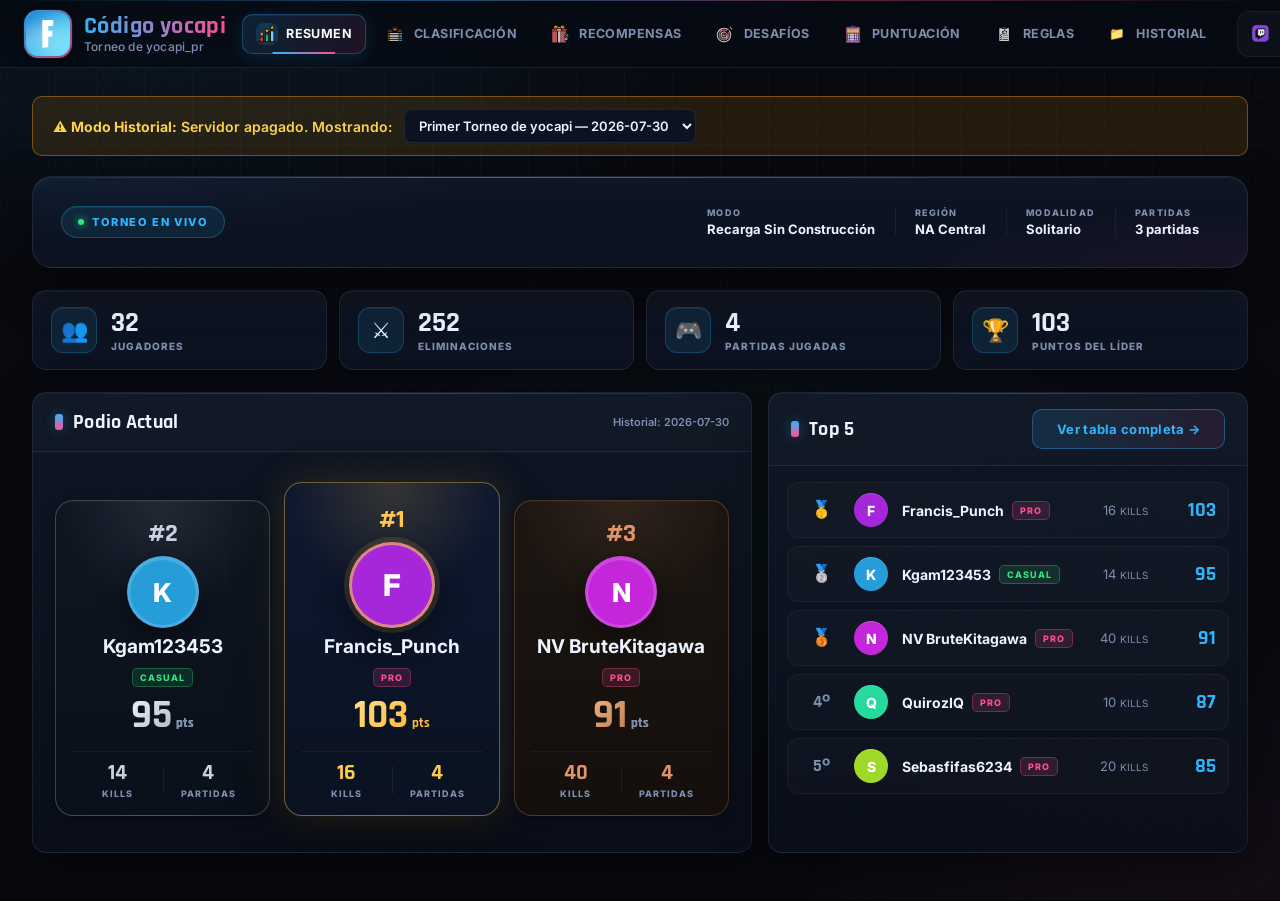
<file: index.html>
<!DOCTYPE html>
<html lang="es">

<head>
  <meta charset="UTF-8" />
  <meta name="viewport" content="width=device-width, initial-scale=1.0" />
  <title>Torneo Fortnite · yocapi_pr</title>
  <meta name="description"
    content="Tabla de clasificación en vivo, recompensas y reglas del torneo de Fortnite organizado por yocapi_pr. Recarga Sin Construcción · NA Central · Solitario." />
  <meta name="theme-color" content="#04060c" />
  <link rel="preconnect" href="https://fonts.googleapis.com" />
  <link rel="preconnect" href="https://fonts.gstatic.com" crossorigin />
  <link
    href="https://fonts.googleapis.com/css2?family=Inter:wght@400;500;600;700;800;900&family=Rajdhani:wght@600;700&display=swap"
    rel="stylesheet" />
  <link rel="stylesheet" href="./assets/css/main.css" />
</head>

<body>
  <div class="layout">

    <!-- ═══ TOPBAR ═══════════════════════════════════════════════════════ -->
    <header class="topbar">
      <div class="brand">
        <div class="brand-mark"><img src="./assets/img/icono.png" alt="yocapi_pr"></div>
        <div class="brand-text">
          <div class="brand-name">Código yocapi </div>
          <div class="brand-sub">Torneo de yocapi_pr</div>
        </div>
      </div>

      <nav class="nav" aria-label="Secciones del torneo">
        <div class="nav-item active" data-section="resumen" onclick="showSection('resumen', this)">
          <div class="nav-icon"><img src="./assets/img/resumen.png" alt="Resumen"></div>
          Resumen
        </div>
        <div class="nav-item" data-section="clasificacion" onclick="showSection('clasificacion', this)">
          <div class="nav-icon"><img src="./assets/img/clasificacion.png" alt="Clasificación"></div>
          Clasificación
        </div>
        <div class="nav-item" data-section="recompensas" onclick="showSection('recompensas', this)">
          <div class="nav-icon"><img src="./assets/img/recompensa.png" alt="Recompensas"></div>
          Recompensas
        </div>
        <div class="nav-item" data-section="desafios" onclick="showSection('desafios', this)">
          <div class="nav-icon"><img src="./assets/img/objetivo.png" alt="Desafíos"></div>
          Desafíos
        </div>
        <div class="nav-item" data-section="puntuacion" onclick="showSection('puntuacion', this)">
          <div class="nav-icon"><img src="./assets/img/puntuacion.png" alt="Puntuación"></div>
          Puntuación
        </div>
        <div class="nav-item" data-section="reglas" onclick="showSection('reglas', this)">
          <div class="nav-icon"><img src="./assets/img/reglas.png" alt="Reglas"></div>
          Reglas
        </div>
        <div class="nav-item" data-section="historial" onclick="showSection('historial', this)">
          <div class="nav-icon">📁</div>
          Historial
        </div>
      </nav>

      <div class="topbar-right">
        <div class="social-links">
          <a class="social-link" href="https://www.twitch.tv/yocapi_pr" target="_blank" rel="noopener"
            title="Twitch"><img src="./assets/img/twitch.png" alt="Twitch"></a>
          <a class="social-link" href="https://www.tiktok.com/@yocapi_prr" target="_blank" rel="noopener"
            title="TikTok"><img src="./assets/img/tiktok.png" alt="TikTok"></a>
          <a class="social-link" href="https://www.youtube.com/@yocapi" target="_blank" rel="noopener"
            title="YouTube"><img src="./assets/img/youtube.png" alt="YouTube"></a>
          <a class="social-link" href="https://www.instagram.com/yocapi_pr" target="_blank" rel="noopener"
            title="Instagram"><img src="./assets/img/instagram.png" alt="Instagram"></a>
        </div>
        <div class="conn-status">
          <span class="conn-dot" id="conn-dot"></span>
          <span id="conn-text" class="conn-text">Conectando...</span>
        </div>
        <button class="hamburger" id="hamburger-btn" aria-label="Menú" onclick="toggleMobileMenu()">
          <span></span><span></span><span></span>
        </button>
      </div>
    </header>

    <!-- ═══ MOBILE OVERLAY ══════════════════════════════════════════════════ -->
    <div class="mobile-overlay" id="mobile-overlay" onclick="closeMobileMenu()"></div>

    <!-- ═══ MOBILE NAV ══════════════════════════════════════════════════════ -->
    <nav class="mobile-nav" id="mobile-nav" aria-label="Secciones del torneo">
      <div class="nav-item active" data-section="resumen" onclick="showSection('resumen', this);closeMobileMenu()">
        <div class="nav-icon"><img src="./assets/img/resumen.png" alt="Resumen"></div>
        Resumen
      </div>
      <div class="nav-item" data-section="clasificacion" onclick="showSection('clasificacion', this);closeMobileMenu()">
        <div class="nav-icon"><img src="./assets/img/clasificacion.png" alt="Clasificación"></div>
        Clasificación
      </div>
      <div class="nav-item" data-section="recompensas" onclick="showSection('recompensas', this);closeMobileMenu()">
        <div class="nav-icon"><img src="./assets/img/recompensa.png" alt="Recompensas"></div>
        Recompensas
      </div>
      <div class="nav-item" data-section="desafios" onclick="showSection('desafios', this);closeMobileMenu()">
        <div class="nav-icon"><img src="./assets/img/objetivo.png" alt="Desafíos"></div>
        Desafíos
      </div>
      <div class="nav-item" data-section="puntuacion" onclick="showSection('puntuacion', this);closeMobileMenu()">
        <div class="nav-icon"><img src="./assets/img/puntuacion.png" alt="Puntuación"></div>
        Puntuación
      </div>
      <div class="nav-item" data-section="reglas" onclick="showSection('reglas', this);closeMobileMenu()">
        <div class="nav-icon"><img src="./assets/img/reglas.png" alt="Reglas"></div>
        Reglas
      </div>
      <div class="nav-item" data-section="historial" onclick="showSection('historial', this);closeMobileMenu()">
        <div class="nav-icon">📁</div>
        Historial
      </div>
    </nav>

    <!-- ═══ MAIN ══════════════════════════════════════════════════════════ -->
    <main>

      <!-- ── RESUMEN ─────────────────────────────────────────────────────── -->
      <section class="page-section active" id="section-resumen">
        <div class="hero">
          <div class="hero-content">
            <div class="hero-eyebrow">Torneo en Vivo</div>
            <div class="hero-info">
              <div class="info-item">
                <span class="info-label">Modo</span>
                <span class="info-value">Recarga Sin Construcción</span>
              </div>
              <div class="info-item">
                <span class="info-label">Región</span>
                <span class="info-value">NA Central</span>
              </div>
              <div class="info-item">
                <span class="info-label">Modalidad</span>
                <span class="info-value">Solitario</span>
              </div>
              <div class="info-item">
                <span class="info-label">Partidas</span>
                <span class="info-value">3 partidas</span>
              </div>
            </div>
          </div>
        </div>

        <!-- Stats del torneo -->
        <div class="summary-stats">
          <div class="stat-tile">
            <div class="stat-tile-icon">👥</div>
            <div class="stat-tile-info">
              <div class="stat-tile-value" id="sum-players">—</div>
              <div class="stat-tile-label">Jugadores</div>
            </div>
          </div>
          <div class="stat-tile">
            <div class="stat-tile-icon">⚔️</div>
            <div class="stat-tile-info">
              <div class="stat-tile-value" id="sum-kills">—</div>
              <div class="stat-tile-label">Eliminaciones</div>
            </div>
          </div>
          <div class="stat-tile">
            <div class="stat-tile-icon">🎮</div>
            <div class="stat-tile-info">
              <div class="stat-tile-value" id="sum-matches">—</div>
              <div class="stat-tile-label">Partidas Jugadas</div>
            </div>
          </div>
          <div class="stat-tile">
            <div class="stat-tile-icon">🏆</div>
            <div class="stat-tile-info">
              <div class="stat-tile-value" id="sum-leader">—</div>
              <div class="stat-tile-label">Puntos del Líder</div>
            </div>
          </div>
        </div>

        <!-- Podio actual + tabla rápida -->
        <div class="summary-grid">
          <div class="section">
            <div class="section-head">
              <div class="section-title">Podio Actual</div>
              <span class="last-updated" id="mini-updated">Cargando...</span>
            </div>
            <div class="podium" id="podium-top3"></div>
          </div>

          <div class="section">
            <div class="section-head">
              <div class="section-title">Top 5</div>
              <button class="cta-btn cta-sm"
                onclick="showSection('clasificacion', document.querySelector('[data-section=clasificacion]'))">
                Ver tabla completa →
              </button>
            </div>
            <div class="mini-standings" id="mini-standings"></div>
          </div>
        </div>
      </section>

      <!-- ── CLASIFICACIÓN ───────────────────────────────────────────────── -->
      <section class="page-section" id="section-clasificacion">
        <div class="page-header">
          <div class="page-header-left">
            <h2>Clasificación</h2>
            <p>Resultados acumulados · actualización automática cada 15s</p>
          </div>
          <span class="last-updated" id="standings-updated">Esperando datos</span>
        </div>

        <div class="section">
          <div class="section-head">
            <div class="section-title">Tabla General</div>
            <div class="search-wrapper">
              <span style="opacity: 0.5;">🔍</span>
              <input type="search" class="search-input" id="search-global" placeholder="Buscar jugador..."
                oninput="handleSearch(this.value)">
            </div>
          </div>
          <div id="pending-results-banner"
            style="display:none; padding:12px 16px; border-radius:12px; background:rgba(245, 158, 11, 0.1); border:1px solid rgba(245, 158, 11, 0.3); color:#fcd34d; font-size:13px; font-weight:600; margin-bottom:16px; align-items:center; gap:10px;">
            <span style="font-size:16px;">⏳</span> La coordinación del torneo está analizando los resultados de la
            última partida. La tabla se actualizará pronto.
          </div>
          <div class="table-wrap">
            <table class="tbl" id="global-table">
              <thead>
                <tr>
                  <th>#</th>
                  <th>Jugador</th>
                  <th class="c sortable" onclick="handleSort('matches_played')">Partidas <span class="sort-icon"
                      id="sort-matches_played"></span></th>
                  <th class="c sortable" onclick="handleSort('total_kills')">⚔️ Kills <span class="sort-icon"
                      id="sort-total_kills"></span></th>
                  <th class="r sortable" onclick="handleSort('total_points')">🏆 Puntos <span class="sort-icon"
                      id="sort-total_points">▼</span></th>
                </tr>
              </thead>
              <tbody id="standings-body">
                <tr>
                  <td class="empty-msg" colspan="5">Cargando clasificación...</td>
                </tr>
              </tbody>
            </table>
          </div>
        </div>

        <div id="matches-container">
          <div class="section-head" style="padding:20px 0 12px;border:none;">
            <div class="section-title">Resultados por Partida</div>
          </div>
          <div class="matches-list" id="matches-list"></div>
        </div>
      </section>

      <!-- ── RECOMPENSAS ─────────────────────────────────────────────────── -->
      <section class="page-section" id="section-recompensas">
        <div class="page-header">
          <div class="page-header-left">
            <h2>Recompensas</h2>
            <p>Los premios se entregan al finalizar el torneo</p>
          </div>
        </div>

        <div class="rewards-grid">
          <div class="reward-card gold">
            <div class="reward-icon duo">
              <img src="./assets/img/temporada.jpg" alt="Pase de Batalla">
              <img src="./assets/img/tienda.png" alt="Skin de Tienda">
            </div>
            <div>
              <div class="reward-pos">Top 1 — Primer Lugar</div>
              <div class="reward-name">Pase de Batalla y/o Skin de la Tienda</div>
              <div class="reward-desc">El ganador elige entre Pase de Batalla de la temporada actual o una Skin
                disponible en la Tienda de objetos.</div>
              <div class="reward-ref">* Unicamente es referencia</div>
            </div>
          </div>
          <div class="reward-card silver">
            <div class="reward-icon">
              <img src="./assets/img/regalo.jpg" alt="Skin de regalo">
            </div>
            <div>
              <div class="reward-pos">Top 2 — Segundo Lugar</div>
              <div class="reward-name">Skin de la Tienda</div>
              <div class="reward-desc">Una skin a eleccion del jugador de entre las disponibles en la Tienda de objetos
                de Fortnite.</div>
              <div class="reward-ref">* Unicamente es referencia</div>
            </div>
          </div>
          <div class="reward-card bronze">
            <div class="reward-icon">
              <img src="./assets/img/gesto.png" alt="Emote">
            </div>
            <div>
              <div class="reward-pos">Top 3 — Tercer Lugar</div>
              <div class="reward-name">Emote</div>
              <div class="reward-desc">Un emote a eleccion del jugador disponible en la Tienda de objetos de Fortnite.
              </div>
              <div class="reward-ref">* Unicamente es referencia</div>
            </div>
          </div>
        </div>

        <div class="section">
          <div class="section-head">
            <div class="section-title">Condiciones</div>
          </div>
          <div class="section-body">
            <div class="rules-list">
              <div class="rule-item">
                <div class="rule-icon">1</div>
                <div class="rule-text">Los premios se basan en la posición <strong>final acumulada</strong> al terminar
                  las 3 partidas.</div>
              </div>
              <div class="rule-item">
                <div class="rule-icon">2</div>
                <div class="rule-text">Las recompensas son otorgadas abriendo ticket en el servidor
                  de <strong>yocapi_pr</strong>.</div>
              </div>
              <div class="rule-item">
                <div class="rule-icon">3</div>
                <div class="rule-text">Para reclamar el premio, el jugador debe haber participado en <strong>al menos 1
                    partida</strong> del torneo.</div>
              </div>
            </div>
          </div>
        </div>
      </section>

      <!-- ── DESAFÍOS ──────────────────────────────────────────────────────── -->
      <section class="page-section" id="section-desafios">
        <div class="page-header">
          <div class="page-header-left">
            <h2>Desafíos</h2>
            <p>Completa los desafíos para ganar recompensas adicionales</p>
          </div>
        </div>

        <div class="section">
          <div class="section-head">
            <div class="section-title">¡Obtén mas puntos!</div>
          </div>
          <div class="section-body">
            <div class="rules-list">
              <div class="challenge-item">
                <div class="challenge-icon">1</div>
                <div class="challenge-text"><strong>Pícame Esta:</strong> Mata a un jugador usando el pico — <strong
                    style="color:var(--pink);">+5 pts</strong> <em>(válido 1 vez)</em></div>
              </div>
              <div class="challenge-item">
                <div class="challenge-icon">2</div>
                <div class="challenge-text"><strong>Masca La Hierba:</strong> Gana la partida sin eliminar a nadie —
                  <strong style="color:var(--pink);">+10 pts</strong>
                </div>
              </div>
              <div class="challenge-item">
                <div class="challenge-icon">3</div>
                <div class="challenge-text"><strong>Es el Tiro Loco:</strong> Ganar una partida usando como arma
                  únicamente sniper (no se podrá usar otra arma, unicamente de la misma categoría) — <strong
                    style="color:var(--pink);">+15 pts</strong></div>
              </div>
              <div class="challenge-item">
                <div class="challenge-icon">4</div>
                <div class="challenge-text"><strong>CapiEilish:</strong> Gana la partida usando la skin de Billie
                  Eilish
                  — <strong style="color:var(--pink);">+10 pts</strong></div>
              </div>

              <!-- ── Desafío especial: ¿Quien CapiManda? ── -->
              <div class="challenge-item special-challenge" style="
                padding: 0;
                overflow: hidden;
                border: 1px solid rgba(245, 158, 11, 0.35);
                background: linear-gradient(135deg, rgba(245,158,11,0.07) 0%, rgba(239,68,68,0.06) 100%);
                align-items: stretch;
                justify-content: flex-start;
                gap: 0;
              ">
                <!-- Imagen izquierda (o superior en móvil) -->
                <div style="
                  width: 155px;
                  flex-shrink: 0;
                  overflow: hidden;
                  position: relative;
                ">
                  <img src="./assets/img/CondesaDaraku.jpg" alt="Condesa Daraku - yocapi_pr" style="
                      width: 100%;
                      height: 100%;
                      display: block;
                      object-fit: cover;
                      object-position: center 30%;
                      filter: brightness(0.8) saturate(1.1);
                    ">
                  <div style="
                    position:absolute; inset:0;
                    background: linear-gradient(to top, rgba(6,9,18,0.85) 0%, transparent 60%);
                  "></div>
                  <div style="
                    position:absolute; bottom:6px; left:4px; right:4px; text-align:center;
                    font-size:10px; font-weight:600; color:rgba(255,255,255,0.9);
                    line-height:1.2; text-shadow: 1px 1px 2px rgba(0,0,0,0.8);
                  ">Skin que usará TheKingXavi. en la partida</div>
                </div>

                <!-- Texto derecha -->
                <div style="display:flex; align-items:flex-start; gap:14px; padding:16px 18px 16px 18px;">
                  <div class="challenge-icon" style="
                    background: linear-gradient(135deg, rgba(245,158,11,0.2), rgba(239,68,68,0.2));
                    border: 1px solid rgba(245,158,11,0.4);
                    color: #fbbf24;
                    font-size: 15px;
                    font-weight: 900;
                    flex-shrink: 0;
                  ">5</div>
                  <div class="challenge-text">
                    <strong style="font-size:15px; color:#fbbf24; display:block; margin-bottom:4px;">¿Quien
                      CapiManda?</strong>
                    Demuestra quién manda eliminando a
                    <strong style="color:#f87171;">TheKingXavi. (CapiLuisXavi)</strong>
                    — <strong style="color:var(--pink);">+15 pts</strong>
                    <em style="display:block; margin-top:6px;">La información de este desafío se dirá en directo.
                      Suerte con la cacería y que gane el mejor.</em>
                  </div>
                </div>
              </div>

            </div>
          </div>
        </div>
      </section>

      <!-- ── PUNTUACIÓN ──────────────────────────────────────────────────── -->
      <section class="page-section" id="section-puntuacion">
        <div class="page-header">
          <div class="page-header-left">
            <h2>Puntuación</h2>
            <p>Sistema de puntos del torneo — Casual y Pro</p>
          </div>
        </div>

        <div class="section">
          <div class="section-head">
            <div class="section-title">Tabla de Puntos por Posición</div>
          </div>
          <div class="section-body">
            <div class="scoring-grid">
              <div>
                <div class="scoring-col-title"><span class="dot green"></span> Casual</div>
                <div class="table-wrap">
                  <table class="tbl scoring-tbl">
                    <thead>
                      <tr>
                        <th>Posición</th>
                        <th class="c">Puntos</th>
                      </tr>
                    </thead>
                    <tbody id="scoring-casual-body"></tbody>
                  </table>
                </div>
                <div class="scoring-kill-row" id="scoring-casual-kill">
                  <span style="font-size:15px;font-weight:700;color:var(--pink);">+</span> <strong>Puntos por
                    eliminación:</strong> <span id="scoring-casual-kill-val"></span>
                </div>
              </div>
              <div>
                <div class="scoring-col-title"><span class="dot blue"></span> Pro</div>
                <div class="table-wrap">
                  <table class="tbl scoring-tbl">
                    <thead>
                      <tr>
                        <th>Posición</th>
                        <th class="c">Puntos</th>
                      </tr>
                    </thead>
                    <tbody id="scoring-pro-body"></tbody>
                  </table>
                </div>
                <div class="scoring-kill-row" id="scoring-pro-kill">
                  <span style="font-size:15px;font-weight:700;color:var(--pink);">+</span> <strong>Puntos por
                    eliminación:</strong> <span id="scoring-pro-kill-val"></span>
                </div>
              </div>
            </div>
          </div>
        </div>
      </section>

      <!-- ── REGLAS ──────────────────────────────────────────────────────── -->
      <section class="page-section" id="section-reglas">
        <div class="page-header">
          <div class="page-header-left">
            <h2>Reglas</h2>
            <p>Normas oficiales del torneo</p>
          </div>
        </div>

        <div class="section">
          <div class="section-head">
            <div class="section-title">Reglamento</div>
          </div>
          <div class="section-body">
            <div class="rules-list">
              <div class="rule-item">
                <div class="rule-icon">1</div>
                <div class="rule-text"><strong>Formato:</strong> 3 partidas acumuladas en modo Recarga Sin Construcción.
                  Gana quien acumule más puntos al final de las 3 partidas.</div>
              </div>
              <div class="rule-item">
                <div class="rule-icon">2</div>
                <div class="rule-text"><strong>Región:</strong> NA Central únicamente. Los jugadores deben conectarse
                  desde la región NA Central para garantizar igualdad de condiciones.</div>
              </div>
              <div class="rule-item">
                <div class="rule-icon">3</div>
                <div class="rule-text"><strong>Modalidad:</strong> Solitario. No se permiten partidas en dúos o equipos.
                </div>
              </div>
              <div class="rule-item">
                <div class="rule-icon">4</div>
                <div class="rule-text"><strong>Verificación:</strong> Los resultados (posiciones y eliminaciones) se
                  cargan desde replays verificados por el equipo de administración.</div>
              </div>
              <div class="rule-item">
                <div class="rule-icon">5</div>
                <div class="rule-text"><strong>Fair Play:</strong> Cualquier conducta antideportiva, uso de hacks o
                  modificaciones prohibidas resulta en descalificación inmediata.</div>
              </div>
              <div class="rule-item">
                <div class="rule-icon">6</div>
                <div class="rule-text"><strong>Soporte:</strong> <strong style="color:var(--pink);">Ante cualquier
                    discrepancia en los resultados, abrir ticket en el servidor de yocapi_pr para visualizar el
                    problema.</strong>
                </div>
              </div>
            </div>
          </div>
        </div>
      </section>

      <!-- ── STREAMER ────────────────────────────────────────────────────── -->
      <section class="page-section" id="section-streamer">
        <div class="page-header">
          <div class="page-header-left">
            <h2>La Organizadora</h2>
            <p>Conoce a la streamer detrás del torneo</p>
          </div>
        </div>

        <div class="streamer-hero">
          <div class="streamer-avatar">YC</div>
          <div class="streamer-info">
            <h3>yocapi_pr</h3>
            <p>Streamer y organizadora del torneo · Battle Royale Construcción · NA Central<br>
              Sígueme en mis redes para no perderte ningún torneo.</p>
          </div>
        </div>

        <div class="social-cards">
          <a class="social-card" href="https://www.twitch.tv/yocapi_pr" target="_blank" rel="noopener"
            title="Twitch">
            <div class="social-icon-wrap"><img src="./assets/img/twitch.png" alt="Twitch"></div>
            <div>
              <div class="social-platform">Twitch</div>
              <div class="social-handle">yocapi_pr</div>
            </div>
          </a>
          <a class="social-card" href="https://www.tiktok.com/@yocapi_prr" target="_blank" rel="noopener"
            title="TikTok">
            <div class="social-icon-wrap"><img src="./assets/img/tiktok.png" alt="TikTok"></div>
            <div>
              <div class="social-platform">TikTok</div>
              <div class="social-handle">@yocapi_prr</div>
            </div>
          </a>
          <a class="social-card" href="https://www.youtube.com/@yocapi" target="_blank" rel="noopener"
            title="YouTube">
            <div class="social-icon-wrap"><img src="./assets/img/youtube.png" alt="YouTube"></div>
            <div>
              <div class="social-platform">YouTube</div>
              <div class="social-handle">@yocapi</div>
            </div>
          </a>
          <a class="social-card" href="https://www.instagram.com/yocapi_pr" target="_blank" rel="noopener"
            title="Instagram">
            <div class="social-icon-wrap"><img src="./assets/img/instagram.png" alt="Instagram"></div>
            <div>
              <div class="social-platform">Instagram</div>
              <div class="social-handle">@yocapi_pr</div>
            </div>
          </a>
        </div>
      </section>

      <!-- ── HISTORIAL ──────────────────────────────────────────────────── -->
      <section class="page-section" id="section-historial">
        <div class="section-header" style="margin-bottom:28px;">
          <div class="section-title-group">
            <h2 class="section-title">📁 Historial de Torneos</h2>
            <p class="section-sub">Consulta el estado del torneo en distintos momentos guardados.</p>
          </div>
        </div>
        <div id="history-list"
          style="display:grid; grid-template-columns: repeat(auto-fill, minmax(300px,1fr)); gap:16px;">
          <div class="empty-msg" style="grid-column:1/-1; padding:40px;">Cargando historial...</div>
        </div>

        <!-- Visor del snapshot seleccionado -->
        <div id="history-viewer" style="display:none; margin-top:36px;">
          <div style="display:flex; align-items:center; gap:12px; margin-bottom:20px;">
            <button onclick="closeHistoryViewer()"
              style="background:rgba(255,255,255,0.08); border:1px solid rgba(255,255,255,0.15); color:var(--text); padding:8px 16px; border-radius:8px; cursor:pointer; font-weight:600; display:flex; align-items:center; gap:6px;">←
              Volver</button>
            <h3 id="history-viewer-title" style="font-size:1.1rem; font-weight:700;"></h3>
          </div>

          <!-- Tabs del visor -->
          <div style="display:flex; gap:8px; margin-bottom:20px; flex-wrap:wrap;">
            <button class="hist-tab-btn active" onclick="showHistTab('global', this)"
              style="background:rgba(37,183,255,0.15); border:1px solid rgba(37,183,255,0.4); color:var(--blue); padding:7px 16px; border-radius:8px; cursor:pointer; font-weight:600; font-size:13px;">🏆
              Clasificación Global</button>
            <button class="hist-tab-btn" onclick="showHistTab('partidas', this)"
              style="background:rgba(255,255,255,0.05); border:1px solid rgba(255,255,255,0.1); color:var(--muted); padding:7px 16px; border-radius:8px; cursor:pointer; font-weight:600; font-size:13px;">⚔️
              Por Partida</button>
          </div>

          <div id="hist-tab-global">
            <div class="tbl-wrap">
              <table class="tbl" id="history-global-table">
                <thead>
                  <tr>
                    <th class="c">#</th>
                    <th>Jugador</th>
                    <th class="c">Puntos</th>
                    <th class="c">Kills</th>
                    <th class="c">Partidas</th>
                  </tr>
                </thead>
                <tbody id="history-global-body"></tbody>
              </table>
            </div>
          </div>

          <div id="hist-tab-partidas" style="display:none;">
            <div id="history-matches-container"></div>
          </div>
        </div>
      </section>

    </main>
  </div>

  <!-- MODAL DE JUGADOR -->
  <div class="modal-overlay" id="player-modal" onclick="closePlayerModal(event)">
    <div class="modal-content">
      <button class="modal-close" onclick="closePlayerModal(event, true)">×</button>
      <div id="modal-body-content">
        <!-- Content injected via JS -->
      </div>
    </div>
  </div>

  <!-- Scripts -->
  <script src="./assets/js/config.js"></script>
  <script>
    const API_BASE = window.TOURNAMENT_API_BASE || `${location.origin}/api`;

    /* ── SPA navigation ──────────────────────────────────────── */
    function showSection(id, el) {
      document.querySelectorAll('.page-section').forEach(s => s.classList.remove('active'));
      document.getElementById('section-' + id).classList.add('active');
      document.querySelectorAll('.nav-item').forEach(n => {
        n.classList.toggle('active', n.dataset.section === id);
      });
      if (id === 'puntuacion') fetchScoring();
      if (id === 'historial') loadHistorial();
    }

    function toggleMobileMenu() {
      const btn = document.getElementById('hamburger-btn');
      const nav = document.getElementById('mobile-nav');
      const overlay = document.getElementById('mobile-overlay');
      const isOpen = btn.classList.toggle('open');
      nav.classList.toggle('open');
      overlay.classList.toggle('open');
      document.body.style.overflow = isOpen ? 'hidden' : '';
    }

    function closeMobileMenu() {
      document.getElementById('hamburger-btn').classList.remove('open');
      document.getElementById('mobile-nav').classList.remove('open');
      document.getElementById('mobile-overlay').classList.remove('open');
      document.body.style.overflow = '';
    }

    /* ── Accesibilidad: navegación por teclado ──────────────────── */
    document.querySelectorAll('.nav-item[data-section]').forEach(el => {
      el.setAttribute('role', 'button');
      el.setAttribute('tabindex', '0');
      el.addEventListener('keydown', (e) => {
        if (e.key === 'Enter' || e.key === ' ') {
          e.preventDefault();
          el.click();
        }
      });
    });

    /* ── Scoring fetch ─────────────────────────────────────────── */
    async function fetchScoring() {
      try {
        const res = await fetch(`${API_BASE}/scoring`);
        const data = await res.json();
        renderScoringTable('scoring-casual-body', data.casual_points, '#25b981');
        renderScoringTable('scoring-pro-body', data.pro_points, '#6366f1');
        document.getElementById('scoring-casual-kill-val').textContent = '+' + (data.casual_kill_points ?? 1) + ' pt por kill';
        document.getElementById('scoring-pro-kill-val').textContent = '+' + (data.pro_kill_points ?? 1) + ' pt por kill';
      } catch (e) { console.error('fetchScoring', e); }
    }

    function renderScoringTable(tbodyId, points, color) {
      const tbody = document.getElementById(tbodyId);
      tbody.innerHTML = '';
      const ranges = [
        '1', '2', '3', '4', '5', '6', '7', '8', '9', '10', '11', '12', '13', '14', '15',
        { label: '16–20', positions: [16, 17, 18, 19, 20] },
        { label: '21–25', positions: [21, 22, 23, 24, 25] }
      ];
      ranges.forEach(r => {
        const label = typeof r === 'string' ? r : r.label;
        const first = typeof r === 'string' ? parseInt(r) : r.positions[0];
        const val = points[String(first)] ?? points[first] ?? 0;
        const tr = document.createElement('tr');
        tr.innerHTML = `<td>${label}</td><td class="c pink">${val}</td>`;
        tbody.appendChild(tr);
      });
    }

    /* ── HTML escape ─────────────────────────────────────────── */
    function esc(v) {
      return String(v ?? '')
        .replace(/&/g, '&amp;').replace(/</g, '&lt;')
        .replace(/>/g, '&gt;').replace(/"/g, '&quot;');
    }

    /* ── Rank helper ──────────────────────────────────────────── */
    function rk(i) { return i === 0 ? 'r1' : i === 1 ? 'r2' : i === 2 ? 'r3' : ''; }

    /* ── Render global standings ── */
    let hideNames = false;

    function renderGlobal(newRows) {
      if (newRows) globalStandingsData = newRows;

      const body = document.getElementById('standings-body');
      if (!globalStandingsData || !globalStandingsData.length) {
        body.innerHTML = `<tr><td class="empty-msg" colspan="5">Aún no hay resultados publicados.</td></tr>`;
        return;
      }

      // Filter
      let filtered = globalStandingsData;
      if (currentSearch) {
        filtered = filtered.filter(p =>
          (p.display_name || p.username).toLowerCase().includes(currentSearch)
        );
      }

      // Sort
      filtered.sort((a, b) => {
        let valA = Number(a[currentSort.col] || 0);
        let valB = Number(b[currentSort.col] || 0);
        if (currentSort.col === 'matches_played' || currentSort.col === 'total_kills' || currentSort.col === 'total_points') {
          // keep them as numbers
        } else {
          valA = (a[currentSort.col] || '').toString().toLowerCase();
          valB = (b[currentSort.col] || '').toString().toLowerCase();
        }

        if (valA < valB) return currentSort.dir === 'asc' ? -1 : 1;
        if (valA > valB) return currentSort.dir === 'asc' ? 1 : -1;
        return 0;
      });

      // Update Sort Icons
      document.querySelectorAll('.sort-icon').forEach(el => el.textContent = '');
      const activeSortIcon = document.getElementById(`sort-${currentSort.col}`);
      if (activeSortIcon) activeSortIcon.textContent = currentSort.dir === 'desc' ? '▼' : '▲';

      body.innerHTML = '';
      if (filtered.length === 0) {
        body.innerHTML = `<tr><td class="empty-msg" colspan="5">No se encontraron jugadores.</td></tr>`;
      }
      filtered.forEach((p, i) => {
        // Original Rank
        const origIndex = globalStandingsData.findIndex(x => x.username === p.username);

        const tr = document.createElement('tr');
        if (origIndex === 0) tr.classList.add('is-leader', 'rank-1');
        else if (origIndex === 1) tr.classList.add('is-leader', 'rank-2');
        else if (origIndex === 2) tr.classList.add('is-leader', 'rank-3');
        tr.style.cursor = 'pointer';
        tr.onclick = () => openPlayerModal(p.username);

        const rawName = p.display_name || p.username;
        const name = hideNames ? "Jugador Misterioso" : rawName;
        const initial = name.charAt(0).toUpperCase();
        const color = getAvatarColor(name);
        const badgeHTML = hideNames ? '' : (p.is_pro ? '<span class="badge pro">PRO</span>' : '<span class="badge cas">CASUAL</span>');

        let roleBadgeHTML = '';
        if (!hideNames && p.role) {
          let r = p.role.toLowerCase();
          if (r.includes('organizadora')) {
            roleBadgeHTML = `<span style="display:inline-flex;align-items:center;gap:4px;font-size:12px;font-weight:700;color:var(--gold);background:rgba(245,158,11,0.1);padding:4px 8px;border-radius:6px;margin-left:8px;border:1px solid rgba(245,158,11,0.3);text-transform:uppercase;letter-spacing:0.5px;">Organizadora</span>`;
          } else if (r.includes('coordinador')) {
            roleBadgeHTML = `<span style="display:inline-flex;align-items:center;gap:4px;font-size:12px;font-weight:700;color:var(--blue);background:rgba(37,183,255,0.1);padding:4px 8px;border-radius:6px;margin-left:8px;border:1px solid rgba(37,183,255,0.3);text-transform:uppercase;letter-spacing:0.5px;">Coordinador</span>`;
          }
        }

        // Avatar HTML (letter-based, will be replaced with skin icon asynchronously)
        const avatarId = `av-${p.username.replace(/[^a-zA-Z0-9]/g, '_')}`;

        tr.innerHTML = `
          <td><div class="rk ${rk(origIndex)}">${origIndex + 1}</div></td>
          <td>
            <div class="player-cell">
              <div class="avatar" id="${avatarId}" style="background:${color}">${initial}</div>
              <div>
                <span style="font-weight:700">${esc(name)}</span>
                ${badgeHTML}
                ${roleBadgeHTML}
              </div>
            </div>
          </td>
          <td class="c pts-m">${Number(p.matches_played || 0)}</td>
          <td class="c">${Number(p.total_kills || 0)}</td>
          <td class="r pts-g ${rk(origIndex)}">${Number(p.total_points || 0)}</td>`;
        body.appendChild(tr);

        // If player has a skin, async load the avatar image
        if (!hideNames && p.skin_name) {
          getSkinIconUrl(p.skin_name).then(url => {
            if (url) {
              const el = document.getElementById(avatarId);
              if (el) {
                el.innerHTML = `<img src="${url}" style="width:100%;height:100%;object-fit:cover;border-radius:50%;" onerror="this.parentNode.innerHTML='${initial}'" />`;
                el.style.background = 'transparent';
                el.style.boxShadow = '0 2px 8px rgba(0,0,0,0.5)';
              }
            }
          });
        }
      });

      // Mini top 3 — podium cards
      const podium = document.getElementById('podium-top3');
      if (podium) {
        podium.innerHTML = '';
        const top3 = (globalStandingsData || []).slice(0, 3);
        if (!top3.length) {
          podium.innerHTML = '<div class="empty-msg" style="padding:30px">Sin resultados aún.</div>';
        } else {
          // Order: 2nd → 1st → 3rd for visual display
          const order = top3.length >= 2 ? [top3[1], top3[0], top3[2]] : [top3[0]];
          const cls = ['silver', 'gold', 'bronze'];
          order.forEach((p, i) => {
            const rankLabel = i === 0 ? '2' : i === 1 ? '1' : '3';
            const rawName = p.display_name || p.username;
            const name = hideNames ? '???' : esc(rawName);
            const initial = name.charAt(0).toUpperCase();
            const color = getAvatarColor(name);
            const badge = hideNames ? '' : (p.is_pro ? '<span class="badge pro">PRO</span>' : '<span class="badge cas">CASUAL</span>');
            const safeUser = p.username.replace(/[^a-zA-Z0-9]/g, '_');
            const avId = `pod-${i}-${safeUser}`;
            const card = document.createElement('div');
            card.className = `podium-card ${cls[i] || ''}`;
            card.setAttribute('role', 'button');
            card.setAttribute('tabindex', '0');
            card.onclick = () => openPlayerModal(p.username);
            card.addEventListener('keydown', (e) => {
              if (e.key === 'Enter' || e.key === ' ') {
                e.preventDefault();
                openPlayerModal(p.username);
              }
            });
            card.innerHTML = `
              <div class="podium-rank">#${rankLabel}</div>
              <div class="podium-avatar" id="${avId}" style="background:${color}">${initial}</div>
              <div class="podium-name">${name}</div>
              ${badge}
              <div class="podium-points">${Number(p.total_points || 0)}<span>pts</span></div>
              <div class="podium-stats">
                <div class="podium-stat">
                  <div class="podium-stat-val">${Number(p.total_kills || 0)}</div>
                  <div class="podium-stat-lbl">Kills</div>
                </div>
                <div class="podium-stat">
                  <div class="podium-stat-val">${Number(p.matches_played || 0)}</div>
                  <div class="podium-stat-lbl">Partidas</div>
                </div>
              </div>`;
            podium.appendChild(card);

            // Skin avatar
            if (!hideNames && p.skin_name) {
              getSkinIconUrl(p.skin_name).then(url => {
                if (url) {
                  const el = document.getElementById(avId);
                  if (el) {
                    el.innerHTML = `<img src="${url}" alt="${esc(rawName)}" onerror="this.parentNode.innerHTML='${initial}'" />`;
                    el.style.background = 'transparent';
                  }
                }
              });
            }
          });
        }
      }

      // Stats + mini tabla del resumen
      renderSummaryStats();
      renderMiniStandings();
    }

    /* ── Render stats del resumen ─────────────────────────────── */
    function renderSummaryStats() {
      const rows = globalStandingsData || [];
      const setVal = (id, val) => {
        const el = document.getElementById(id);
        if (el) el.textContent = val;
      };
      if (!rows.length) {
        setVal('sum-players', '—');
        setVal('sum-kills', '—');
        setVal('sum-matches', '—');
        setVal('sum-leader', '—');
        return;
      }
      const totalKills = rows.reduce((a, b) => a + Number(b.total_kills || 0), 0);
      const maxMatches = Math.max(...rows.map(r => Number(r.matches_played || 0)));
      const leaderPts = Number(rows[0].total_points || 0);
      setVal('sum-players', rows.length);
      setVal('sum-kills', totalKills);
      setVal('sum-matches', maxMatches);
      setVal('sum-leader', leaderPts);
    }

    /* ── Render tabla rápida (Top 5) ──────────────────────────── */
    function renderMiniStandings() {
      const el = document.getElementById('mini-standings');
      if (!el) return;
      const rows = (globalStandingsData || []).slice(0, 5);
      if (!rows.length) {
        el.innerHTML = '<div class="empty-msg" style="padding:30px">Sin resultados aún.</div>';
        return;
      }
      const medals = ['🥇', '🥈', '🥉'];
      el.innerHTML = rows.map((p, i) => {
        const rawName = p.display_name || p.username;
        const name = hideNames ? 'Jugador Misterioso' : esc(rawName);
        const initial = name.charAt(0).toUpperCase();
        const color = getAvatarColor(name);
        const rankClass = i === 0 ? 'r1' : i === 1 ? 'r2' : i === 2 ? 'r3' : '';
        const badge = hideNames ? '' : (p.is_pro ? '<span class="badge pro">PRO</span>' : '<span class="badge cas">CASUAL</span>');
        const safeUser = p.username.replace(/[^a-zA-Z0-9]/g, '_');
        const avId = `mini-av-${i}-${safeUser}`;
        const medalHTML = medals[i] ? `<span>${medals[i]}</span>` : (i + 1) + 'º';
        return `
          <div class="mini-row" role="button" tabindex="0"
            onclick="openPlayerModal('${p.username}')"
            onkeydown="if(event.key==='Enter'||event.key===' '){event.preventDefault();openPlayerModal('${p.username}')}">
            <div class="mini-rank ${rankClass}">${medalHTML}</div>
            <div class="mini-avatar" id="${avId}" style="background:${color}">${initial}</div>
            <div class="mini-name">${name} ${badge}</div>
            <div class="mini-kills">${Number(p.total_kills || 0)} <span>kills</span></div>
            <div class="mini-pts">${Number(p.total_points || 0)}</div>
          </div>`;
      }).join('');

      // Skin avatars
      rows.forEach((p, i) => {
        if (!hideNames && p.skin_name) {
          getSkinIconUrl(p.skin_name).then(url => {
            if (url) {
              const avId = `mini-av-${i}-${p.username.replace(/[^a-zA-Z0-9]/g, '_')}`;
              const el = document.getElementById(avId);
              if (el) {
                el.innerHTML = `<img src="${url}" alt="" onerror="this.parentNode.textContent='${(p.display_name || p.username).charAt(0).toUpperCase()}'" />`;
                el.style.background = 'transparent';
              }
            }
          });
        }
      });
    }

    /* ── Render per-match tables ──────────────────────────────── */
    function renderMatches(matches) {
      const list = document.getElementById('matches-list');
      const publishedMatches = matches ? matches.filter(m => m.is_published) : [];
      if (!publishedMatches.length) {
        list.innerHTML = `<div class="empty-msg">No hay partidas registradas aún.</div>`;
        return;
      }
      list.innerHTML = '';
      publishedMatches.forEach(m => {
        const card = document.createElement('div');
        card.className = 'match-card';
        card.innerHTML = `
          <div class="match-card-head">
            <span class="match-num">Partida #${m.match_number}</span>
            <span class="match-badge-det">${m.is_active ? 'En curso' : 'Finalizada'}</span>
          </div>
          <div class="table-wrap">
            <table class="tbl">
              <thead><tr>
                <th>#</th>
                <th>Jugador</th>
                <th class="c">Posición</th>
                <th class="c">Kills</th>
                <th class="c">P. Ubicación</th>
                <th class="r">Puntos</th>
              </tr></thead>
              <tbody id="match-rows-${m.id}">
                <tr><td class="empty-msg" colspan="6">Cargando...</td></tr>
              </tbody>
            </table>
          </div>`;
        list.appendChild(card);
        loadMatchResults(m.id, m.match_number);
      });
    }

    async function loadMatchResults(matchId, matchNum) {
      try {
        let data;
        if (window.OFFLINE_SNAPSHOT && window.OFFLINE_SNAPSHOT.match_results) {
          data = window.OFFLINE_SNAPSHOT.match_results[matchId] || [];
        } else {
          const res = await fetch(`${API_BASE}/matches/${matchId}/results`);
          if (!res.ok) throw new Error('API error');
          data = await res.json();
        }
        const tbody = document.getElementById(`match-rows-${matchId}`);
        if (!tbody) return;
        if (!data || !data.length) {
          tbody.innerHTML = `<tr><td class="empty-msg" colspan="6">Sin resultados.</td></tr>`;
          return;
        }
        tbody.innerHTML = '';
        const activeData = data.filter(r => !r.is_disqualified);
        if (!activeData.length) {
          tbody.innerHTML = `<tr><td class="empty-msg" colspan="6">Sin resultados.</td></tr>`;
          return;
        }
        activeData.forEach((r, i) => {
          const tr = document.createElement('tr');
          if (i === 0) tr.classList.add('is-leader', 'rank-1');
          else if (i === 1) tr.classList.add('is-leader', 'rank-2');
          else if (i === 2) tr.classList.add('is-leader', 'rank-3');
          tr.style.cursor = 'pointer';
          tr.onclick = () => openPlayerModal(r.username);
          const rawName = r.display_name || r.username;
          const name = hideNames ? "Jugador Misterioso" : rawName;
          tr.innerHTML = `
            <td><div class="rk ${rk(i)}">${i + 1}</div></td>
            <td>${esc(name)}</td>
            <td class="c">${r.position}°</td>
            <td class="c">${r.kills}</td>
            <td class="c pts-m">${r.placement_points}</td>
            <td class="r pts-g">${r.total_points}</td>`;
          tbody.appendChild(tr);
        });
      } catch (err) {
        console.error(`Error loading match ${matchId} results:`, err);
      }
    }

    /* ── State & Filters ──────────────────────────────────────── */
    let globalStandingsData = [];
    let currentSort = { col: 'total_points', dir: 'desc' };
    let currentSearch = '';
    const skinIconCache = {}; // skin_name -> image URL or null

    async function getSkinIconUrl(skinName) {
      if (!skinName) return null;
      const key = skinName.toLowerCase().trim();
      if (key in skinIconCache) return skinIconCache[key];

      const extractUrl = (data) => data?.data?.images?.smallIcon || data?.data?.images?.icon || null;

      try {
        // If it starts with CID_, use direct ID lookup
        if (key.startsWith('cid_')) {
          const res = await fetch(`https://fortnite-api.com/v2/cosmetics/br/${encodeURIComponent(skinName.trim())}`);
          if (res.ok) {
            const data = await res.json();
            const url = extractUrl(data);
            skinIconCache[key] = url;
            return url;
          }
        }

        // Try exact name match first
        const resExact = await fetch(`https://fortnite-api.com/v2/cosmetics/br/search?name=${encodeURIComponent(skinName.trim())}&matchMethod=full&type=outfit`);
        if (resExact.ok) {
          const data = await resExact.json();
          const url = extractUrl(data);
          if (url) { skinIconCache[key] = url; return url; }
        }

        // Fallback: contains match (less precise)
        const resContains = await fetch(`https://fortnite-api.com/v2/cosmetics/br/search?name=${encodeURIComponent(skinName.trim())}&matchMethod=contains&type=outfit`);
        if (!resContains.ok) { skinIconCache[key] = null; return null; }
        const dataContains = await resContains.json();
        const url = extractUrl(dataContains);
        skinIconCache[key] = url;
        return url;
      } catch { skinIconCache[key] = null; return null; }
    }


    function getAvatarColor(str) {
      let hash = 0;
      for (let i = 0; i < str.length; i++) {
        hash = str.charCodeAt(i) + ((hash << 5) - hash);
      }
      const h = Math.abs(hash) % 360;
      return `hsl(${h}, 70%, 50%)`;
    }

    function handleSearch(val) {
      currentSearch = val.toLowerCase();
      renderGlobal();
    }

    function handleSort(col) {
      if (currentSort.col === col) {
        currentSort.dir = currentSort.dir === 'desc' ? 'asc' : 'desc';
      } else {
        currentSort.col = col;
        currentSort.dir = 'desc';
      }
      renderGlobal();
    }

    /* ── Modal Logic ──────────────────────────────────────────── */
    async function openPlayerModal(username) {
      const modal = document.getElementById('player-modal');
      const body = document.getElementById('modal-body-content');
      body.innerHTML = '<div class="empty-msg" style="padding:60px; text-align:center;">Cargando perfil...</div>';
      modal.classList.add('active');

      try {
        let data;
        if (isOfflineMode && window.OFFLINE_SNAPSHOT) {
          data = buildOfflinePlayerData(username);
          if (!data) throw new Error('Jugador no encontrado en el historial');
        } else if (window.OFFLINE_SNAPSHOT && window.OFFLINE_SNAPSHOT.players && window.OFFLINE_SNAPSHOT.players[username]) {
          data = window.OFFLINE_SNAPSHOT.players[username];
        } else {
          const res = await fetch(`${API_BASE}/players/${username}/details`);
          if (!res.ok) throw new Error('API error');
          data = await res.json();
        }

        const p = data.player;
        const s = data.summary;
        const elims = data.eliminations || [];

        const rawName = p.display_name || p.username;
        const name = hideNames ? 'Jugador Misterioso' : rawName;
        const initial = name.charAt(0).toUpperCase();
        const color = getAvatarColor(name);

        // Skin avatar
        const skinUrl = (!hideNames && p.skin_name) ? await getSkinIconUrl(p.skin_name) : null;
        const avatarHTML = skinUrl
          ? `<img src="${skinUrl}" onerror="this.parentNode.innerHTML='<div class=pm-avatar-letter>${initial}</div>'" />`
          : `<div class="pm-avatar-letter" style="background:${color}">${initial}</div>`;

        // Badges
        let bHTML = '';
        if (p.role) {
          const r = p.role.toLowerCase();
          if (r.includes('organizadora')) bHTML += `<span class="pm-badge org">👑 Organizadora</span>`;
          else if (r.includes('coordinador')) bHTML += `<span class="pm-badge coord">🎯 Coordinador</span>`;
        }
        if (!hideNames) {
          bHTML += p.is_pro
            ? `<span class="pm-badge pro">⚡ PRO</span>`
            : `<span class="pm-badge cas">🎮 Casual</span>`;
        }

        // Bar chart widths
        const total = s.total_points || 1;
        const wPlacement = Math.round((s.placement_points / total) * 100);
        const wKills = Math.round((s.kill_points / total) * 100);
        const wBonus = Math.round(((s.bonus_points || 0) / total) * 100);

        // Matches HTML
        const matches = data.matches || [];
        let matchesHTML = '';
        if (matches.length === 0) {
          matchesHTML = '<div class="empty-msg" style="padding:14px; font-size:13px;">Sin partidas registradas.</div>';
        } else {
          matches.forEach(m => {
            matchesHTML += `
              <div class="pm-match">
                <div class="pm-match-num">P${m.match_number}</div>
                <div class="pm-match-chips">
                  <div class="pm-chip">
                    <span class="pm-chip-val pos">${m.position != null ? m.position + 'º' : '—'}</span>
                    <span class="pm-chip-lbl">Top · ${m.placement_points ?? 0} pts</span>
                  </div>
                  <div class="pm-chip">
                    <span class="pm-chip-val kills">${m.kills ?? 0}</span>
                    <span class="pm-chip-lbl">Kills · ${m.kill_points ?? 0} pts</span>
                  </div>
                  ${m.bonus_points > 0 ? `
                  <div class="pm-chip">
                    <span class="pm-chip-val" style="color:var(--gold)">🏆</span>
                    <span class="pm-chip-lbl">Desafíos · ${m.bonus_points} pts</span>
                  </div>` : ''}
                </div>
                <div class="pm-match-pts">${m.total_points ?? 0}<span>pts</span></div>
              </div>`;
          });
        }

        // Eliminations HTML
        let elimsHTML = '';
        elims.forEach(e => {
          const victim = hideNames ? 'Jugador Misterioso' : e.eliminated;
          elimsHTML += `
            <div class="pm-elim">
              <div>
                <div class="pm-elim-victim">⚔️ ${esc(victim)}</div>
                <div class="pm-elim-meta">Partida ${e.match_number} · ${esc(e.weapon || 'Desconocida')}</div>
              </div>
              <div class="pm-elim-time">${e.time || '--:--'}</div>
            </div>`;
        });

        body.innerHTML = `
          <div class="pm-hero">
            <div class="pm-hero-bg"></div>
            <div class="pm-hero-glow"></div>
            <div class="pm-hero-grid"></div>
            <div class="pm-hero-overlay"></div>
          </div>

          <div class="pm-info">
            <div class="pm-avatar-wrap">${avatarHTML}</div>
            <div class="pm-name">${esc(name)}</div>
            <div class="pm-badges">${bHTML}</div>

            <div class="pm-body-grid">
              <div class="pm-col-left">
                <div class="pm-stats">
                  <div class="pm-stat">
                    <div class="pm-stat-val">${s.total_points ?? 0}</div>
                    <div class="pm-stat-lbl">Puntos</div>
                  </div>
                  <div class="pm-stat">
                    <div class="pm-stat-val pink">${Math.round((s.kill_points || 0) / 1)}</div>
                    <div class="pm-stat-lbl">Pts Kills</div>
                  </div>
                  <div class="pm-stat">
                    <div class="pm-stat-val green">${s.matches_played ?? 0}</div>
                    <div class="pm-stat-lbl">Partidas</div>
                  </div>
                </div>

                <div class="pm-chart-wrap">
                  <div class="pm-chart-title">Distribución de Puntos</div>
                  <div class="pm-bar-row">
                    <span class="pm-bar-label">🏅 Posición</span>
                    <div class="pm-bar-track"><div class="pm-bar-fill" style="width:${wPlacement}%; background:linear-gradient(90deg,#10b981,#34d399)"></div></div>
                    <span class="pm-bar-pts">${s.placement_points ?? 0}</span>
                  </div>
                  <div class="pm-bar-row">
                    <span class="pm-bar-label">⚔️ Kills</span>
                    <div class="pm-bar-track"><div class="pm-bar-fill" style="width:${wKills}%; background:linear-gradient(90deg,#f43f5e,#fb7185)"></div></div>
                    <span class="pm-bar-pts">${s.kill_points ?? 0}</span>
                  </div>
                  <div class="pm-bar-row" style="margin-bottom:0">
                    <span class="pm-bar-label">🏆 Desafíos</span>
                    <div class="pm-bar-track"><div class="pm-bar-fill" style="width:${wBonus}%; background:linear-gradient(90deg,#f59e0b,#fcd34d)"></div></div>
                    <span class="pm-bar-pts">${s.bonus_points ?? 0}</span>
                  </div>
                </div>
              </div>

              <div class="pm-col-right">
                <div class="pm-section-title">📊 Desglose por Partida</div>
                <div class="pm-matches">${matchesHTML}</div>

                ${elimsHTML ? `
                <div class="pm-section-title">⚔️ Eliminaciones</div>
                <div class="pm-elim-list">${elimsHTML}</div>
                ` : ''}
              </div>
            </div>
          </div>
        `;

      } catch (err) {
        body.innerHTML = '<div class="empty-msg" style="padding:40px; color:#ff4d4d">Error al cargar el perfil.</div>';
      }
    }


    function closePlayerModal(e, force = false) {
      if (force || e.target.id === 'player-modal') {
        document.getElementById('player-modal').classList.remove('active');
      }
    }

    /* ── Load all data ────────────────────────────────────────── */
    let lastStandingsHash = '';
    let lastMatchesHash = '';

    let isOfflineMode = false;

    async function loadStandings() {
      const dot = document.getElementById('conn-dot');
      const txt = document.getElementById('conn-text');
      let standings = [], matches = [], settings = { hide_names: false };

      try {
        const [sRes, mRes] = await Promise.all([
          fetch(`${API_BASE}/standings`),
          fetch(`${API_BASE}/matches`)
        ]);
        if (!sRes.ok) throw new Error('API error');
        standings = await sRes.json();
        matches = await mRes.json();
        // Settings is optional — don't crash the whole load if it fails
        try {
          const setRes = await fetch(`${API_BASE}/settings`);
          if (setRes.ok) settings = await setRes.json();
        } catch (_) {}

        // ── Conexión OK: actualizar indicador y salir de modo historial si volvimos ──
        if (isOfflineMode) {
          isOfflineMode = false;
          activeOfflineSnapshot = null;
          window.OFFLINE_SNAPSHOT = null;
          lastStandingsHash = '';
          lastMatchesHash = '';
          const offlineBanner = document.getElementById('offline-banner');
          if (offlineBanner) offlineBanner.remove();
        }
        dot.className = 'conn-dot live';
        txt.textContent = 'En vivo';
      } catch (err) {
        // Servidor apagado: activar (o mantener) el modo historial
        dot.className = 'conn-dot error';
        txt.textContent = 'Servidor apagado';
        if (!isOfflineMode) {
          isOfflineMode = true;
          enterOfflineMode();
        }
        return;
      }
      hideNames = settings.hide_names;

      const banner = document.getElementById('pending-results-banner');
      if (banner) {
        const hasUnpublished = matches && matches.some(m => m.is_published === false);
        banner.style.display = hasUnpublished ? 'flex' : 'none';
      }

      const sStr = JSON.stringify(standings) + hideNames;
      const mStr = JSON.stringify(matches) + hideNames;

      if (sStr !== lastStandingsHash) {
        renderGlobal(standings || []);
        lastStandingsHash = sStr;
      }
      if (mStr !== lastMatchesHash) {
        renderMatches(matches || []);
        lastMatchesHash = mStr;
      }

      const now = new Date().toLocaleTimeString('es', { hour: '2-digit', minute: '2-digit' });
      document.getElementById('standings-updated').textContent = `Actualizado ${now}`;
      const miniUpdated = document.getElementById('mini-updated');
      if (miniUpdated) miniUpdated.textContent = `Actualizado ${now}`;
    }

    /* ── Modo Historial (servidor apagado) ─────────────────────── */
    // Cuando no hay servidor, la app muestra un snapshot guardado en assets/data.
    // Por defecto el más reciente; el usuario puede elegir otro con el selector.
    let offlineSnapshots = [];
    let activeOfflineSnapshot = null;
    let offlinePickedIdx = null;

    async function enterOfflineMode() {
      renderGlobal([]);
      renderMatches([]);
      try {
        const res = await fetch(`assets/data/manifest.json?_t=${Date.now()}`);
        if (!res.ok) throw new Error('No manifest');
        const manifest = await res.json();
        offlineSnapshots = manifest.snapshots || [];
        if (!offlineSnapshots.length) {
          showOfflineBanner('No hay historial guardado aún. Genera uno desde el panel admin ("Guardar Historial") y súbelo a GitHub.');
          return;
        }
        const idx = (offlinePickedIdx != null && offlinePickedIdx < offlineSnapshots.length) ? offlinePickedIdx : 0;
        await loadOfflineSnapshot(idx);
      } catch (e) {
        showOfflineBanner('No se encontró el archivo <strong>assets/data/manifest.json</strong>.<br>Sube los snapshots generados desde el panel admin a <code>frontend/assets/data/</code>.');
      }
    }

    async function loadOfflineSnapshot(idx) {
      const entry = offlineSnapshots[idx];
      if (!entry) return;
      try {
        const res = await fetch(`assets/data/${entry.file}?_t=${Date.now()}`);
        if (!res.ok) throw new Error('file not found');
        const data = await res.json();
        activeOfflineSnapshot = data;
        window.OFFLINE_SNAPSHOT = data;

        const standings = data.standings || [];
        const matches = (data.matches || []).filter(m => m.is_published);
        globalStandingsData = standings;
        lastStandingsHash = '';
        lastMatchesHash = '';

        renderGlobal(standings);
        renderMatches(matches);
        renderSummaryStats();
        renderMiniStandings();

        const now = new Date().toLocaleTimeString('es', { hour: '2-digit', minute: '2-digit' });
        document.getElementById('standings-updated').textContent = `Historial: ${entry.label} (${entry.date || ''}) · ${now}`;
        const miniUpdated = document.getElementById('mini-updated');
        if (miniUpdated) miniUpdated.textContent = `Historial: ${entry.date || ''}`;

        showOfflineBanner(null, idx);
      } catch (e) {
        showOfflineBanner(`No se pudo cargar el snapshot "${entry.label}" (${entry.file}).`);
      }
    }

    function showOfflineBanner(msg, selectedIdx) {
      let banner = document.getElementById('offline-banner');
      if (!banner) {
        banner = document.createElement('div');
        banner.id = 'offline-banner';
        document.querySelector('main').insertBefore(banner, document.querySelector('main').firstChild);
      }
      const options = offlineSnapshots.map((s, i) =>
        `<option value="${i}" ${i === selectedIdx ? 'selected' : ''}>${esc(s.label)} — ${esc(s.date || '')}</option>`
      ).join('');
      const selectHTML = options
        ? `<select id="offline-snapshot-select" aria-label="Elegir historial a mostrar" style="background:var(--panel);color:var(--text);border:1px solid var(--border);border-radius:8px;padding:7px 10px;font-family:inherit;font-size:13px;font-weight:600;cursor:pointer;max-width:100%;">${options}</select>`
        : '';
      banner.style.background = 'rgba(245, 158, 11, 0.12)';
      banner.style.border = '1px solid rgba(245, 158, 11, 0.4)';
      banner.style.color = '#fcd34d';
      banner.style.padding = '12px 20px';
      banner.style.borderRadius = '10px';
      banner.style.marginBottom = '20px';
      banner.style.fontWeight = '600';
      banner.style.fontSize = '14px';
      banner.innerHTML = `
        <div style="display:flex;flex-direction:column;gap:10px;width:100%;">
          <div style="display:flex;align-items:center;gap:12px;flex-wrap:wrap;">
            <span>⚠️ <strong>Modo Historial:</strong> Servidor apagado. Mostrando:</span>
            ${selectHTML}
          </div>
          ${msg ? `<div style="font-size:12px;font-weight:500;opacity:.9;">${msg}</div>` : ''}
        </div>`;
      const sel = document.getElementById('offline-snapshot-select');
      if (sel) {
        sel.onchange = (e) => {
          offlinePickedIdx = parseInt(e.target.value, 10);
          loadOfflineSnapshot(offlinePickedIdx);
        };
      }
    }

    function buildOfflinePlayerData(username) {
      const snap = window.OFFLINE_SNAPSHOT;
      if (!snap) return null;
      const standings = snap.standings || [];
      const p = standings.find(x => x.username === username);
      if (!p) return null;
      const matchResults = snap.match_results || {};
      const matches = [];
      let totalPoints = 0, totalKills = 0, placementPts = 0, killPts = 0, bonusPts = 0;
      (snap.matches || []).filter(m => m.is_published !== false).forEach(m => {
        const rows = matchResults[String(m.id)] || [];
        const r = rows.find(x => x.username === username);
        if (!r) return;
        const k = r.kills || 0;
        const tp = r.total_points || 0;
        const pp = Math.max(0, tp - k);
        totalPoints += tp; totalKills += k;
        placementPts += pp; killPts += k;
        matches.push({
          match_number: m.match_number,
          position: r.position != null ? r.position : null,
          kills: k,
          placement_points: pp,
          kill_points: k,
          bonus_points: 0,
          total_points: tp
        });
      });
      return {
        player: {
          username: p.username,
          display_name: p.display_name || p.username,
          is_pro: !!p.is_pro,
          role: p.role || null,
          skin_name: p.skin_name || null
        },
        summary: {
          total_points: totalPoints,
          total_kills: totalKills,
          matches_played: matches.length,
          placement_points: placementPts,
          kill_points: killPts,
          bonus_points: bonusPts
        },
        matches,
        eliminations: []
      };
    }

    /* ── Boot ────────────────────────────────────────────────── */
    loadStandings();
    setInterval(() => { loadStandings(); }, 15000);


    /* ═══════════════════════════════════════════════════════════
       HISTORIAL – History section logic
    ═══════════════════════════════════════════════════════════ */
    let historialLoaded = false;
    let activeHistSnapshot = null;

    async function loadHistorial() {
      if (historialLoaded) return; // already loaded
      const list = document.getElementById('history-list');
      try {
        const res = await fetch(`assets/data/manifest.json?_t=${Date.now()}`);
        if (!res.ok) throw new Error('No manifest');
        const manifest = await res.json();
        const snapshots = manifest.snapshots || [];

        if (!snapshots.length) {
          list.innerHTML = '<div class="empty-msg" style="grid-column:1/-1; padding:40px;">No hay historial guardado aún. Usa el botón "Exportar Offline" en el panel de administrador y sube los archivos.</div>';
          return;
        }

        list.innerHTML = snapshots.map((s, i) => `
          <div class="hist-card" onclick="openHistorySnapshot('${s.file}', '${s.label}')" style="
            background: var(--panel); border: 1px solid var(--border); border-radius: var(--radius);
            padding: 22px 24px; cursor: pointer; transition: all 0.2s;
            hover: border-color: var(--blue);
          " onmouseover="this.style.borderColor='var(--blue)'; this.style.background='var(--panel2)';"
             onmouseout="this.style.borderColor='var(--border)'; this.style.background='var(--panel)';">
            <div style="display:flex; align-items:flex-start; justify-content:space-between; gap:12px; margin-bottom:12px;">
              <div style="font-size:1.1rem; font-weight:700; color:var(--text);">${s.label}</div>
              <div style="background:rgba(37,183,255,0.12); color:var(--blue); font-size:11px; font-weight:700; padding:3px 10px; border-radius:20px; white-space:nowrap;">${s.date || ''}</div>
            </div>
            ${s.description ? `<div style="font-size:13px; color:var(--muted); margin-bottom:14px;">${s.description}</div>` : ''}
            ${s.top3 ? `<div style="display:flex; gap:6px; flex-wrap:wrap;">
              ${s.top3.map((p, idx) => `<div style="display:flex; align-items:center; gap:5px; background:rgba(255,255,255,0.05); padding:4px 10px; border-radius:20px; font-size:12px;">
                <span>${['🥇', '🥈', '🥉'][idx]}</span> <span>${p}</span>
              </div>`).join('')}
            </div>` : ''}
            <div style="margin-top:14px; font-size:12px; color:var(--blue); font-weight:600;">Ver detalles →</div>
          </div>
        `).join('');

        historialLoaded = true;
      } catch (e) {
        list.innerHTML = `<div class="empty-msg" style="grid-column:1/-1; padding:40px;">
          No se encontró el archivo <strong>assets/data/manifest.json</strong>.<br><br>
          <span style="font-size:13px; color:var(--muted);">Para usar el historial:<br>
          1. Exporta un snapshot desde el panel admin.<br>
          2. Ponlo en <code>frontend/assets/data/</code>.<br>
          3. Crea <code>manifest.json</code> con la lista de snapshots.<br>
          4. Sube todo a GitHub.</span>
        </div>`;
      }
    }

    async function openHistorySnapshot(file, label) {
      const viewer = document.getElementById('history-viewer');
      const title = document.getElementById('history-viewer-title');
      const list = document.getElementById('history-list');

      list.style.display = 'none';
      viewer.style.display = 'block';
      title.textContent = label;
      document.getElementById('history-global-body').innerHTML = '<tr><td colspan="5" style="text-align:center; padding:30px; color:var(--muted);">Cargando...</td></tr>';
      document.getElementById('history-matches-container').innerHTML = '<div class="empty-msg" style="padding:30px;">Cargando...</div>';

      try {
        const res = await fetch(`assets/data/${file}?_t=${Date.now()}`);
        if (!res.ok) throw new Error('File not found');
        activeHistSnapshot = await res.json();
        renderHistoryGlobal(activeHistSnapshot.standings || []);
        renderHistoryMatches(activeHistSnapshot.match_results || {}, activeHistSnapshot.matches || []);
        // Reset to global tab
        showHistTab('global', document.querySelector('.hist-tab-btn'));
      } catch (e) {
        document.getElementById('history-global-body').innerHTML = `<tr><td colspan="5" style="text-align:center; padding:30px; color:#ff4d4d;">Error al cargar el archivo: ${file}</td></tr>`;
      }
    }

    function closeHistoryViewer() {
      document.getElementById('history-viewer').style.display = 'none';
      document.getElementById('history-list').style.display = 'grid';
      activeHistSnapshot = null;
    }

    function showHistTab(tab, btn) {
      document.getElementById('hist-tab-global').style.display = tab === 'global' ? 'block' : 'none';
      document.getElementById('hist-tab-partidas').style.display = tab === 'partidas' ? 'block' : 'none';
      document.querySelectorAll('.hist-tab-btn').forEach(b => {
        const isActive = b === btn;
        b.style.background = isActive ? 'rgba(37,183,255,0.15)' : 'rgba(255,255,255,0.05)';
        b.style.borderColor = isActive ? 'rgba(37,183,255,0.4)' : 'rgba(255,255,255,0.1)';
        b.style.color = isActive ? 'var(--blue)' : 'var(--muted)';
      });
    }

    function renderHistoryGlobal(standings) {
      const body = document.getElementById('history-global-body');
      if (!standings.length) {
        body.innerHTML = '<tr><td colspan="5" style="text-align:center; padding:30px; color:var(--muted);">Sin datos</td></tr>';
        return;
      }
      const medals = ['🥇', '🥈', '🥉'];
      body.innerHTML = standings.map((p, i) => {
        const rank = i + 1;
        const medal = medals[i] || '';
        const name = p.display_name || p.username || '?';
        const badge = p.is_pro ? '<span class="badge pro" style="font-size:10px; padding:2px 7px;">PRO</span>' : '';
        const rowStyle = rank === 1 ? 'background:rgba(249,199,79,0.06);' : rank === 2 ? 'background:rgba(184,193,204,0.05);' : rank === 3 ? 'background:rgba(217,144,88,0.05);' : '';
        const avatarColor = `hsl(${(name.charCodeAt(0) * 7) % 360},60%,45%)`;
        const skinUrl = p.skin_name ? getSkinIconUrl(p.skin_name) : null;
        const avId = `hav-${(p.username || 'x').replace(/[^a-zA-Z0-9]/g, '_')}`;

        // role badge
        let histRoleBadge = '';
        if (p.role) {
          const r = p.role.toLowerCase();
          if (r.includes('organizadora')) histRoleBadge = `<span class="badge" style="background:#ff4d94;font-size:10px;">ORG</span>`;
          else if (r.includes('coordinador')) histRoleBadge = `<span class="badge" style="background:#ffd700;color:#000;font-size:10px;">COORD</span>`;
        }

        const html = `<tr style="${rowStyle} cursor:pointer;" onclick="openHistoryPlayerModal('${p.username}')">
          <td class="c" style="font-weight:700; color:${rank <= 3 ? 'var(--gold)' : 'var(--muted)'}; font-size:15px;">${medal || rank}</td>
          <td><div style="display:flex; align-items:center; gap:10px;">
            <div id="${avId}" style="width:30px; height:30px; border-radius:50%; background:${avatarColor}; display:flex; align-items:center; justify-content:center; font-weight:700; font-size:13px; flex-shrink:0; overflow:hidden;">${name.charAt(0).toUpperCase()}</div>
            <div><span style="font-weight:600;">${name}</span> ${badge} ${histRoleBadge}</div>
          </div></td>
          <td class="c" style="font-weight:700; color:var(--blue);">${p.total_points ?? 0}</td>
          <td class="c" style="color:var(--pink);">${p.total_kills ?? 0}</td>
          <td class="c" style="color:var(--muted);">${p.matches_played ?? 0}</td>
        </tr>`;

        // Async load skin
        if (p.skin_name) {
          getSkinIconUrl(p.skin_name).then(url => {
            if (url) {
              const el = document.getElementById(avId);
              if (el) {
                el.innerHTML = `<img src="${url}" style="width:100%;height:100%;object-fit:cover;" onerror="this.parentNode.textContent='${name.charAt(0).toUpperCase()}'" />`;
                el.style.background = 'transparent';
              }
            }
          });
        }

        return html;
      }).join('');
    }

    function renderHistoryMatches(matchResults, matches) {
      const container = document.getElementById('history-matches-container');
      const publishedMatches = matches.filter(m => m.is_published);
      if (!publishedMatches.length) {
        container.innerHTML = '<div class="empty-msg" style="padding:30px;">No hay partidas publicadas en este historial.</div>';
        return;
      }
      container.innerHTML = publishedMatches.map(m => {
        const rows = matchResults[String(m.id)] || [];
        const medals = ['🥇', '🥈', '🥉'];
        const rowsHTML = rows.length ? rows.map((r, i) => {
          const rank = i + 1;
          const name = r.display_name || r.username || '?';
          return `<tr>
            <td class="c" style="font-weight:700; color:${rank <= 3 ? 'var(--gold)' : 'var(--muted)'};">${medals[i] || rank}</td>
            <td style="font-weight:600;">${name}</td>
            <td class="c">${r.position != null ? r.position + 'º' : '—'}</td>
            <td class="c" style="color:var(--pink);">${r.kills ?? 0}</td>
            <td class="c" style="color:var(--blue); font-weight:700;">${r.total_points ?? 0}</td>
          </tr>`;
        }).join('') : '<tr><td colspan="5" style="text-align:center; padding:20px; color:var(--muted);">Sin datos</td></tr>';

        return `
          <div style="margin-bottom:24px; background:var(--panel); border:1px solid var(--border); border-radius:var(--radius); overflow:hidden;">
            <div style="padding:14px 20px; border-bottom:1px solid var(--border); font-weight:700; font-size:15px; display:flex; align-items:center; gap:8px;">
              <span style="background:var(--blue); color:#000; font-size:11px; font-weight:800; padding:3px 9px; border-radius:20px;">P${m.match_number}</span>
              Partida ${m.match_number}
            </div>
            <div class="tbl-wrap"><table class="tbl">
              <thead><tr>
                <th class="c">#</th><th>Jugador</th>
                <th class="c">Top</th><th class="c">Kills</th><th class="c">Pts</th>
              </tr></thead>
              <tbody>${rowsHTML}</tbody>
            </table></div>
          </div>`;
      }).join('');
    }

    /* ── Modal de jugador desde el Historial ───────────────────── */
    async function openHistoryPlayerModal(username) {
      if (!activeHistSnapshot) return;

      const standings = activeHistSnapshot.standings || [];
      const playerData = standings.find(p => p.username === username);
      if (!playerData) return;

      const modal = document.getElementById('player-modal');
      const body = document.getElementById('modal-body-content');
      body.innerHTML = '<div class="empty-msg" style="padding:60px; text-align:center;">Cargando perfil...</div>';
      modal.classList.add('active');

      const rawName = playerData.display_name || playerData.username;
      const name = rawName;
      const initial = name.charAt(0).toUpperCase();
      const color = getAvatarColor(name);

      // Skin avatar
      const skinUrl = playerData.skin_name ? await getSkinIconUrl(playerData.skin_name) : null;
      const avatarHTML = skinUrl
        ? `<img src="${skinUrl}" onerror="this.parentNode.innerHTML='<div class=pm-avatar-letter>${initial}</div>'" />`
        : `<div class="pm-avatar-letter" style="background:${color}">${initial}</div>`;

      // Badges
      let bHTML = '';
      if (playerData.role) {
        const r = playerData.role.toLowerCase();
        if (r.includes('organizadora')) bHTML += `<span class="pm-badge org">👑 Organizadora</span>`;
        else if (r.includes('coordinador')) bHTML += `<span class="pm-badge coord">🎯 Coordinador</span>`;
      }
      bHTML += playerData.is_pro
        ? `<span class="pm-badge pro">⚡ PRO</span>`
        : `<span class="pm-badge cas">🎮 Casual</span>`;
      bHTML += `<span class="pm-badge" style="background:rgba(37,183,255,0.1);border:1px solid rgba(37,183,255,0.25);color:var(--muted);">📁 Historial</span>`;

      // Stats
      const total_pts = playerData.total_points || 0;
      const total_kills = playerData.total_kills || 0;
      const matches_played = playerData.matches_played || 0;

      // Bar widths from standings data
      const total = total_pts || 1;
      // Standings doesn't have breakdown so show a simple bar
      const wKills = Math.min(100, Math.round((total_kills * 2 / (total_pts || 1)) * 100));

      // Build matches from match_results
      const matchResults = activeHistSnapshot.match_results || {};
      const matchList = activeHistSnapshot.matches || [];
      let matchesHTML = '';
      const publishedMatches = matchList.filter(m => m.is_published);
      if (!publishedMatches.length) {
        matchesHTML = '<div class="empty-msg" style="padding:14px; font-size:13px;">Sin partidas registradas.</div>';
      } else {
        publishedMatches.forEach(m => {
          const results = matchResults[String(m.id)] || [];
          const myResult = results.find(r => r.username === username);
          if (!myResult) return;
          matchesHTML += `
            <div class="pm-match">
              <div class="pm-match-num">P${m.match_number}</div>
              <div class="pm-match-chips">
                <div class="pm-chip">
                  <span class="pm-chip-val pos">${myResult.position != null ? myResult.position + 'º' : '—'}</span>
                  <span class="pm-chip-lbl">Top · ${myResult.placement_points ?? 0} pts</span>
                </div>
                <div class="pm-chip">
                  <span class="pm-chip-val kills">${myResult.kills ?? 0}</span>
                  <span class="pm-chip-lbl">Kills · ${myResult.kill_points ?? 0} pts</span>
                </div>
                ${myResult.bonus_points > 0 ? `
                <div class="pm-chip">
                  <span class="pm-chip-val" style="color:var(--gold)">🏆</span>
                  <span class="pm-chip-lbl">Desafíos · ${myResult.bonus_points} pts</span>
                </div>` : ''}
              </div>
              <div class="pm-match-pts">${myResult.total_points ?? 0}<span>pts</span></div>
            </div>`;
        });
        if (!matchesHTML) matchesHTML = '<div class="empty-msg" style="padding:14px; font-size:13px;">No participó en partidas publicadas.</div>';
      }

      body.innerHTML = `
        <div class="pm-hero">
          <div class="pm-hero-bg"></div>
          <div class="pm-hero-glow"></div>
          <div class="pm-hero-grid"></div>
          <div class="pm-hero-overlay"></div>
        </div>

        <div class="pm-info">
          <div class="pm-avatar-wrap">${avatarHTML}</div>
          <div class="pm-name">${esc(name)}</div>
          <div class="pm-badges">${bHTML}</div>

          <div class="pm-body-grid">
            <div class="pm-col-left">
              <div class="pm-stats">
                <div class="pm-stat">
                  <div class="pm-stat-val">${total_pts}</div>
                  <div class="pm-stat-lbl">Puntos</div>
                </div>
                <div class="pm-stat">
                  <div class="pm-stat-val pink">${total_kills}</div>
                  <div class="pm-stat-lbl">Kills</div>
                </div>
                <div class="pm-stat">
                  <div class="pm-stat-val green">${matches_played}</div>
                  <div class="pm-stat-lbl">Partidas</div>
                </div>
              </div>
            </div>

            <div class="pm-col-right">
              <div class="pm-section-title">📊 Desglose por Partida</div>
              <div class="pm-matches">${matchesHTML}</div>
            </div>
          </div>
        </div>
      `;
    }

  </script>
</body>

</html>
</file>
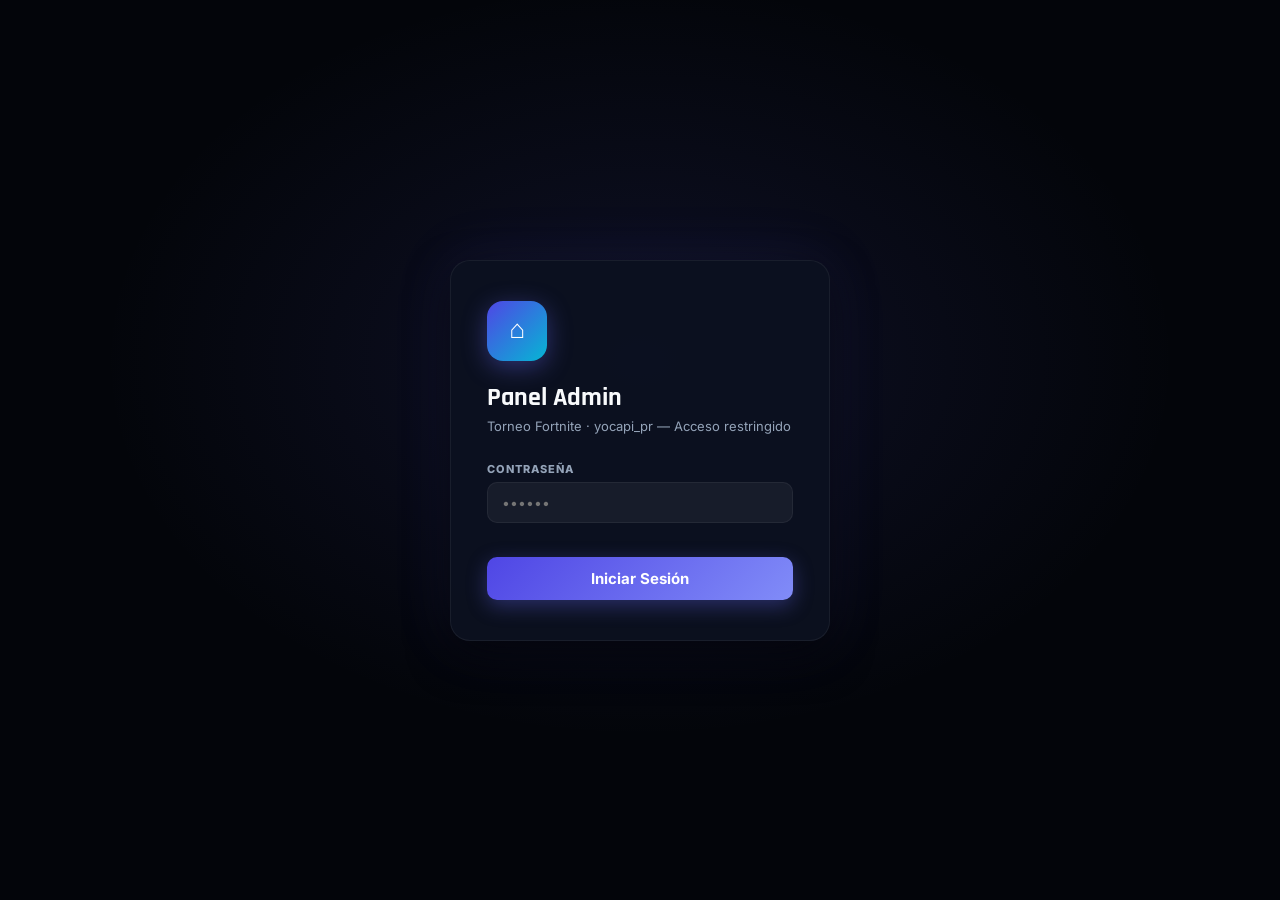
<file: staff/admin.html>
<!DOCTYPE html>
<html lang="es">
<head>
  <meta charset="UTF-8" />
  <meta name="viewport" content="width=device-width, initial-scale=1.0" />
  <title>Admin — Torneo Fortnite · yocapi_pr</title>
  <meta name="robots" content="noindex,nofollow" />
  <link rel="preconnect" href="https://fonts.googleapis.com" />
  <link rel="preconnect" href="https://fonts.gstatic.com" crossorigin />
  <link href="https://fonts.googleapis.com/css2?family=Inter:wght@400;500;600;700;800;900&family=Rajdhani:wght@600;700&display=swap" rel="stylesheet" />
  <style>
    /* ═══ TOKENS ════════════════════════════════════════════════════════════ */
    :root {
      --bg:       #03050a;
      --panel:    rgba(15, 23, 42, 0.7);
      --panel2:   rgba(30, 41, 59, 0.7);
      --border:   rgba(255,255,255,0.06);
      --border2:  rgba(255,255,255,0.12);
      --text:     #f8fafc;
      --muted:    #94a3b8;
      --blue:     #4f46e5;
      --blue-glow: rgba(79, 70, 229, 0.4);
      --cyan:     #06b6d4;
      --cyan-glow: rgba(6, 182, 212, 0.4);
      --green:    #10b981;
      --gold:     #f59e0b;
      --silver:   #94a3b8;
      --bronze:   #b45309;
      --danger:   #ef4444;
      --pink:     #ec4899;
      --shadow:   0 16px 40px rgba(0,0,0,0.6);
      --sidebar:  270px;
      --radius:   16px;
    }
    *, *::before, *::after { box-sizing: border-box; margin: 0; padding: 0; }
    html { scroll-behavior: smooth; }
    body {
      font-family: Inter, system-ui, sans-serif;
      background: var(--bg); color: var(--text);
      min-height: 100vh; overflow-x: hidden;
    }
    body::before {
      content: '';
      position: fixed; inset: 0; z-index: 0; pointer-events: none;
      background:
        radial-gradient(ellipse 70% 50% at 10% 10%, rgba(99,102,241,0.09) 0%, transparent 60%),
        radial-gradient(ellipse 50% 70% at 90% 90%, rgba(34,211,238,0.06) 0%, transparent 60%);
    }
    body::after {
      content: '';
      position: fixed; inset: 0; z-index: 0; pointer-events: none;
      background-image:
        linear-gradient(rgba(255,255,255,0.02) 1px, transparent 1px),
        linear-gradient(90deg, rgba(255,255,255,0.02) 1px, transparent 1px);
      background-size: 48px 48px;
    }
    a { color: inherit; text-decoration: none; }

    /* ═══ LOGIN SCREEN ══════════════════════════════════════════════════════ */
    #login-screen {
      position: fixed; inset: 0; z-index: 9999;
      display: flex; align-items: center; justify-content: center;
      background: var(--bg);
    }
    #login-screen::before {
      content: '';
      position: absolute; inset: 0;
      background:
        radial-gradient(ellipse 60% 60% at 50% 40%, rgba(99,102,241,0.12) 0%, transparent 70%);
    }
    .login-card {
      position: relative; z-index: 1;
      width: 380px;
      padding: 40px 36px;
      background: rgba(12,17,32,0.95);
      border: 1px solid var(--border);
      border-radius: 20px;
      box-shadow: var(--shadow), 0 0 60px rgba(99,102,241,0.12);
      animation: loginIn 0.4s ease-out;
    }
    @keyframes loginIn {
      from { opacity:0; transform: scale(0.96) translateY(16px); }
      to   { opacity:1; transform: scale(1) translateY(0); }
    }
    .login-logo {
      width: 60px; height: 60px; border-radius: 16px;
      background: linear-gradient(135deg, var(--blue), var(--cyan));
      display: grid; place-items: center;
      font-family: Rajdhani, sans-serif; font-size: 26px; font-weight: 700; color: #fff;
      box-shadow: 0 6px 24px rgba(99,102,241,0.4);
      margin-bottom: 20px;
    }
    .login-title {
      font-family: Rajdhani, sans-serif; font-size: 26px; font-weight: 700;
      margin-bottom: 4px;
    }
    .login-sub { font-size: 13px; color: var(--muted); margin-bottom: 28px; }

    .form-group { margin-bottom: 14px; }
    .form-label { display: block; font-size: 11px; font-weight: 800; letter-spacing: 1px;
      text-transform: uppercase; color: var(--muted); margin-bottom: 6px; }
    .form-input {
      width: 100%; padding: 11px 14px; border-radius: 10px;
      background: rgba(255,255,255,0.05); border: 1px solid var(--border);
      color: var(--text); font-family: Inter, sans-serif; font-size: 14px;
      transition: border-color 0.2s, background 0.2s;
    }
    .form-input:focus { outline: none; border-color: var(--blue); background: rgba(99,102,241,0.06); }

    .login-btn {
      width: 100%; padding: 12px; border-radius: 10px; border: none;
      background: linear-gradient(135deg, var(--blue), #818cf8);
      color: #fff; font-family: Inter, sans-serif; font-size: 15px; font-weight: 700;
      cursor: pointer; margin-top: 20px;
      box-shadow: 0 6px 20px rgba(99,102,241,0.35);
      transition: all 0.2s;
    }
    .login-btn:hover { transform: translateY(-1px); box-shadow: 0 8px 28px rgba(99,102,241,0.45); }
    .login-btn:active { transform: translateY(0); }
    .login-btn:disabled { opacity: 0.6; cursor: not-allowed; transform: none; }

    .login-error {
      margin-top: 12px; padding: 10px 14px; border-radius: 8px;
      background: rgba(239,68,68,0.1); border: 1px solid rgba(239,68,68,0.25);
      color: #fca5a5; font-size: 13px; font-weight: 600;
      display: none;
    }
    .login-error.show { display: block; }

    /* ═══ APP ════════════════════════════════════════════════════════════════ */
    #app {
      display: none;
      position: relative; z-index: 1;
      min-height: 100vh;
    }
    #app.visible { display: grid; grid-template-columns: var(--sidebar) 1fr; }

    /* ═══ SIDEBAR ═══════════════════════════════════════════════════════════ */
    .sidebar {
      position: sticky; top: 0; height: 100vh;
      display: flex; flex-direction: column;
      border-right: 1px solid var(--border);
      background: rgba(6,9,18,0.7);
      backdrop-filter: blur(30px);
      padding: 24px 20px;
      gap: 6px;
      flex-shrink: 0;
    }
    .brand {
      display: flex; align-items: center; gap: 11px;
      padding: 0 6px 22px;
      border-bottom: 1px solid var(--border);
      margin-bottom: 10px;
    }
    .brand-mark {
      width: 42px; height: 42px; border-radius: 12px; flex-shrink: 0;
      background: linear-gradient(135deg, var(--blue), var(--cyan));
      display: grid; place-items: center;
      font-family: Rajdhani, sans-serif; font-size: 19px; font-weight: 700; color: #fff;
      box-shadow: 0 4px 16px rgba(99,102,241,0.4);
    }
    .brand-name {
      font-family: Rajdhani, sans-serif; font-size: 17px; font-weight: 700;
      background: linear-gradient(90deg, var(--blue), var(--cyan));
      -webkit-background-clip: text; -webkit-text-fill-color: transparent; background-clip: text;
    }
    .brand-sub { font-size: 10px; color: var(--muted); margin-top: 1px; }

    .nav-label {
      font-size: 9px; font-weight: 800; letter-spacing: 1px; text-transform: uppercase;
      color: var(--muted); padding: 12px 10px 4px;
    }
    .nav-item {
      display: flex; align-items: center; gap: 12px;
      padding: 10px 14px; border-radius: 12px;
      cursor: pointer; font-size: 14px; font-weight: 600; color: var(--muted);
      border: 1px solid transparent; transition: all 0.2s cubic-bezier(0.4, 0, 0.2, 1);
      user-select: none;
      position: relative;
      overflow: hidden;
    }
    .nav-item::before {
      content: ''; position: absolute; inset: 0; opacity: 0;
      background: linear-gradient(90deg, rgba(255,255,255,0.05), transparent);
      transition: opacity 0.2s;
    }
    .nav-icon {
      width: 32px; height: 32px; border-radius: 8px; flex-shrink: 0;
      display: grid; place-items: center; font-size: 15px;
      background: rgba(255,255,255,0.03); transition: all 0.2s;
      box-shadow: inset 0 1px 1px rgba(255,255,255,0.05);
    }
    .nav-item:hover { color: var(--text); border-color: rgba(255,255,255,0.05); }
    .nav-item:hover::before { opacity: 1; }
    .nav-item:hover .nav-icon { background: rgba(255,255,255,0.08); transform: scale(1.05); }
    .nav-item.active { color: #fff; background: rgba(6, 182, 212, 0.08); border-color: rgba(6, 182, 212, 0.3); box-shadow: 0 4px 20px rgba(6, 182, 212, 0.1); }
    .nav-item.active .nav-icon { background: linear-gradient(135deg, var(--blue), var(--cyan)); color: #fff; box-shadow: 0 4px 12px var(--cyan-glow); }

    .sidebar-footer {
      margin-top: auto; border-top: 1px solid var(--border);
      padding-top: 14px; display: flex; flex-direction: column; gap: 8px;
    }
    .pub-link {
      display: flex; align-items: center; justify-content: center; gap: 6px;
      padding: 9px; border-radius: 9px; font-size: 12px; font-weight: 700;
      border: 1px solid var(--border); color: var(--muted);
      transition: all 0.18s;
    }
    .pub-link:hover { color: var(--text); border-color: rgba(255,255,255,0.2); background: rgba(255,255,255,0.04); }
    .logout-btn {
      display: flex; align-items: center; justify-content: center; gap: 6px;
      padding: 9px; border-radius: 9px; font-size: 12px; font-weight: 700;
      border: 1px solid rgba(239,68,68,0.25); color: #f87171;
      background: none; cursor: pointer; width: 100%;
      font-family: Inter, sans-serif; transition: all 0.18s;
    }
    .logout-btn:hover { background: rgba(239,68,68,0.08); border-color: rgba(239,68,68,0.4); }

    /* ═══ MAIN ══════════════════════════════════════════════════════════════ */
    main {
      padding: 28px 32px;
      display: flex; flex-direction: column; gap: 0;
      min-width: 0; overflow: hidden;
    }

    /* ═══ PAGE SECTIONS ═════════════════════════════════════════════════════ */
    .page-section { display: none; flex-direction: column; gap: 20px; animation: fadeIn 0.22s ease-out; }
    .page-section.active { display: flex; }
    @keyframes fadeIn { from { opacity:0; transform:translateY(8px); } to { opacity:1; transform:none; } }

    .page-hdr { margin-bottom: 4px; }
    .page-hdr h2 { font-family: Rajdhani, sans-serif; font-size: 28px; font-weight: 700; line-height: 1; }
    .page-hdr p { font-size: 13px; color: var(--muted); margin-top: 4px; }

    /* ═══ STAT CARDS ════════════════════════════════════════════════════════ */
    .stats-grid { display: grid; grid-template-columns: repeat(4, 1fr); gap: 16px; }
    .stat-card {
      padding: 22px 24px; border-radius: var(--radius);
      border: 1px solid var(--border); background: var(--panel);
      backdrop-filter: blur(12px);
      box-shadow: inset 0 1px 1px rgba(255,255,255,0.05), var(--shadow);
      transition: all 0.3s cubic-bezier(0.4, 0, 0.2, 1);
      position: relative; overflow: hidden;
    }
    .stat-card::after {
      content: ''; position: absolute; top: 0; left: 0; right: 0; height: 1px;
      background: linear-gradient(90deg, transparent, rgba(255,255,255,0.15), transparent);
      opacity: 0; transition: opacity 0.3s;
    }
    .stat-card:hover { border-color: rgba(6, 182, 212, 0.4); transform: translateY(-4px); box-shadow: 0 12px 30px rgba(0,0,0,0.8), 0 0 20px rgba(6,182,212,0.15); }
    .stat-card:hover::after { opacity: 1; }
    .stat-lbl { font-size: 11px; font-weight: 800; letter-spacing: 1.5px; text-transform: uppercase; color: var(--muted); margin-bottom: 8px; }
    .stat-val { font-size: 34px; font-family: Rajdhani, sans-serif; font-weight: 700; color: #fff; text-shadow: 0 2px 10px rgba(0,0,0,0.5); }
    .stat-val.accent { background: linear-gradient(90deg, var(--cyan), #818cf8); -webkit-background-clip: text; -webkit-text-fill-color: transparent; }

    /* ═══ CARD COMPONENT ════════════════════════════════════════════════════ */
    .card {
      border: 1px solid var(--border); border-radius: var(--radius);
      background: var(--panel); backdrop-filter: blur(16px);
      overflow: hidden;
      box-shadow: inset 0 1px 1px rgba(255,255,255,0.05), var(--shadow);
      transition: border-color 0.3s, box-shadow 0.3s;
    }
    .card:hover { border-color: rgba(255,255,255,0.12); }
    .card-head {
      padding: 18px 24px; border-bottom: 1px solid var(--border);
      display: flex; align-items: center; justify-content: space-between; gap: 12px;
      background: rgba(0,0,0,0.2);
    }
    .card-title {
      font-size: 12px; font-weight: 800; letter-spacing: 1.5px;
      text-transform: uppercase; color: var(--text);
    }
    .card-body { padding: 24px; }

    /* ═══ LEADERBOARD ════════════════════════════════════════════════════════ */
    .lb-head, .lb-row {
      display: grid;
      grid-template-columns: 48px 1fr 80px 80px 100px;
      align-items: center; gap: 8px;
    }
    .lb-head {
      padding: 11px 22px;
      font-size: 10px; font-weight: 800; text-transform: uppercase;
      letter-spacing: 1px; color: var(--muted);
      border-bottom: 1px solid var(--border);
    }
    .lb-head .right, .lb-row .right { text-align: right; }
    .lb-row {
      padding: 13px 22px;
      border-bottom: 1px solid rgba(255,255,255,0.025);
      transition: background 0.15s;
    }
    .lb-row:hover { background: rgba(255,255,255,0.02); }
    .lb-row:last-child { border-bottom: none; }
    .rank-n { font-size: 18px; font-weight: 900; color: var(--muted); text-align: center; font-family: Rajdhani, sans-serif; }
    .rank-n.gold   { color: var(--gold);   text-shadow: 0 0 12px rgba(245,158,11,0.5); }
    .rank-n.silver { color: var(--silver); }
    .rank-n.bronze { color: var(--bronze); }
    .player-cell { display: flex; align-items: center; gap: 10px; }
    .p-avatar {
      width: 34px; height: 34px; border-radius: 9px; flex-shrink: 0;
      background: linear-gradient(135deg, var(--blue), var(--cyan));
      display: grid; place-items: center;
      font-weight: 900; font-size: 13px; color: #fff;
    }
    .p-name { font-weight: 700; font-size: 14px; }
    .cell-v { text-align: right; font-weight: 600; color: var(--muted); font-size: 14px; }
    .cell-pts { text-align: right; font-weight: 800; color: var(--cyan); font-size: 16px; font-family: Rajdhani, sans-serif; }
    .badge {
      font-size: 9px; padding: 2px 6px; border-radius: 4px;
      font-weight: 800; text-transform: uppercase; letter-spacing: 0.5px;
      margin-left: 6px; vertical-align: middle;
    }
    .badge-pro { background: rgba(99,102,241,0.2); color: #a5b4fc; border: 1px solid rgba(99,102,241,0.35); }
    .badge-cas { background: rgba(16,185,129,0.2); color: #6ee7b7; border: 1px solid rgba(16,185,129,0.35); }
    .part-badge { background: rgba(245,200,66,0.15); color: #f5c842; border: 1px solid rgba(245,200,66,0.3); }
    .empty-state { text-align:center; padding:50px 24px; color:var(--muted); font-size:14px; }
    .empty-icon { font-size: 2.5rem; margin-bottom: 10px; }

    /* ═══ BTN SYSTEM ════════════════════════════════════════════════════════ */
    .btn {
      display: inline-flex; align-items: center; justify-content: center; gap: 8px;
      padding: 10px 18px; border-radius: 10px; border: none;
      font-family: Inter, sans-serif; font-size: 13px; font-weight: 700;
      cursor: pointer; transition: all 0.2s cubic-bezier(0.4, 0, 0.2, 1);
      position: relative; overflow: hidden;
      box-shadow: inset 0 1px 1px rgba(255,255,255,0.1);
    }
    .btn-primary { 
      background: linear-gradient(135deg, var(--blue), var(--cyan)); 
      color: #fff; 
      box-shadow: inset 0 1px 1px rgba(255,255,255,0.3), 0 4px 14px var(--blue-glow); 
    }
    .btn-primary:hover { 
      transform: translateY(-2px); 
      box-shadow: inset 0 1px 1px rgba(255,255,255,0.3), 0 8px 20px var(--cyan-glow); 
      filter: brightness(1.1);
    }
    .btn-ghost { background: rgba(255,255,255,0.03); color: var(--text); border: 1px solid var(--border); }
    .btn-ghost:hover { background: rgba(255,255,255,0.08); border-color: rgba(255,255,255,0.2); transform: translateY(-1px); }
    .btn-danger { background: rgba(239,68,68,0.15); color: #fca5a5; border: 1px solid rgba(239,68,68,0.3); }
    .btn-danger:hover { background: rgba(239,68,68,0.25); border-color: rgba(239,68,68,0.5); transform: translateY(-1px); color: #fff; box-shadow: 0 4px 14px rgba(239,68,68,0.3); }
    .btn-success { background: rgba(16,185,129,0.15); color: #6ee7b7; border: 1px solid rgba(16,185,129,0.3); }
    .btn-success:hover { background: rgba(16,185,129,0.25); border-color: rgba(16,185,129,0.5); transform: translateY(-1px); color: #fff; box-shadow: 0 4px 14px rgba(16,185,129,0.3); }
    .btn-block { width: 100%; }
    .btn:disabled { opacity:0.5; cursor:not-allowed; transform:none!important; filter: grayscale(1); }

    /* ═══ REPLAY PANEL ══════════════════════════════════════════════════════ */
    .replay-zone {
      border: 2px dashed rgba(6, 182, 212, 0.4); border-radius: var(--radius);
      padding: 40px 20px; text-align: center; cursor: pointer;
      background: rgba(6, 182, 212, 0.03);
      transition: all 0.3s ease; margin-bottom: 16px;
      position: relative; overflow: hidden;
    }
    .replay-zone::before {
      content: ''; position: absolute; inset: 0;
      background: radial-gradient(circle at center, rgba(6,182,212,0.1) 0%, transparent 70%);
      opacity: 0; transition: opacity 0.3s;
    }
    .replay-zone:hover, .replay-zone.dragover {
      border-color: var(--cyan); background: rgba(6, 182, 212, 0.1);
      transform: scale(1.01);
    }
    .replay-zone:hover::before, .replay-zone.dragover::before { opacity: 1; }
    .replay-zone-icon { font-size: 3rem; margin-bottom: 12px; filter: drop-shadow(0 4px 10px var(--cyan-glow)); }
    .replay-info-box {
      background: rgba(6, 182, 212, 0.1); border: 1px solid rgba(6, 182, 212, 0.25);
      border-radius: 12px; padding: 16px;
      font-size: 13px; color: #bae6fd; margin-bottom: 16px; line-height: 1.6;
      display: flex; gap: 12px; align-items: flex-start;
    }
    .replay-info-box code { font-size: 11px; color: var(--cyan); display:block; margin-top:6px; word-break:break-all; background: rgba(0,0,0,0.3); padding: 4px 8px; border-radius: 6px; }

    /* ═══ PLAYERS SECTION ═══════════════════════════════════════════════════ */
    .form-row { display: grid; grid-template-columns: 1fr 1fr; gap: 10px; margin-bottom: 12px; }
    .input-group { display: flex; flex-direction: column; gap: 4px; }
    .input-label { font-size: 10px; font-weight: 800; letter-spacing: 1px; text-transform: uppercase; color: var(--muted); }
    .player-list { display: flex; flex-direction: column; gap: 7px; max-height: 360px; overflow-y: auto; margin-top: 14px; }
    .player-item {
      display: flex; align-items: center; justify-content: space-between; gap: 8px;
      padding: 10px 14px; border-radius: 10px;
      background: rgba(255,255,255,0.03); border: 1px solid var(--border);
    }
    .player-item-name { font-weight: 700; font-size: 14px; }
    .player-item-tag { font-size: 11px; color: var(--muted); font-family: monospace; }

    /* ═══ MATCH LIST ════════════════════════════════════════════════════════ */
    .match-item {
      display: flex; align-items: center; justify-content: space-between; gap: 12px;
      padding: 14px 16px; border-radius: 10px;
      background: rgba(255,255,255,0.03); border: 1px solid var(--border);
      margin-bottom: 8px;
    }
    .match-num { font-family: Rajdhani, sans-serif; font-size: 20px; font-weight: 700; color: var(--cyan); }
    .match-date { font-size: 12px; color: var(--muted); }
    .match-btns { display: flex; gap: 6px; flex-wrap: wrap; }

    /* ═══ REPLAY RESULTS TABLE ══════════════════════════════════════════════ */
    .results-table { width: 100%; border-collapse: collapse; }
    .results-table th {
      font-size: 10px; font-weight: 800; text-transform: uppercase;
      letter-spacing: 1px; color: var(--muted);
      padding: 10px 10px; border-bottom: 1px solid var(--border); text-align: left;
    }
    .results-table td { padding: 10px 10px; border-bottom: 1px solid rgba(255,255,255,0.03); }
    .results-table tr:last-child td { border-bottom: none; }
    .results-table tr:hover td { background: rgba(255,255,255,0.02); }
    .form-input-sm {
      width: 70px; padding: 5px 8px; border-radius: 7px;
      background: rgba(255,255,255,0.06); border: 1px solid var(--border);
      color: var(--text); font-family: Inter, sans-serif;
      font-size: 13px; text-align: center;
    }
    .form-input-sm:focus { outline: none; border-color: var(--blue); }

    /* ═══ MODAL ═════════════════════════════════════════════════════════════ */
    .modal-overlay {
      display: none; position: fixed; inset: 0; z-index: 1000;
      background: rgba(0,0,0,0.75); backdrop-filter: blur(8px);
      align-items: center; justify-content: center;
    }
    .modal-overlay.active { display: flex; }
    .modal {
      background: #0d1527; border: 1px solid var(--border); border-radius: 20px;
      width: 90%; max-width: 680px; max-height: 88vh; overflow-y: auto;
      box-shadow: 0 30px 70px rgba(0,0,0,0.65);
      animation: modalIn 0.25s ease-out;
    }
    @keyframes modalIn { from { opacity:0; transform:scale(0.94) translateY(12px); } to { opacity:1; transform:none; } }
    .modal-header { display:flex; align-items:center; justify-content:space-between; padding:20px 24px; border-bottom:1px solid var(--border); }
    .modal-title { font-size: 16px; font-weight: 700; }
    .modal-body { padding: 24px; }
    .modal-footer { padding: 16px 24px; border-top: 1px solid var(--border); display: flex; gap: 10px; justify-content: flex-end; }
    .close-btn { background: none; border: none; color: var(--muted); font-size: 20px; cursor: pointer; line-height: 1; transition: color 0.18s; }
    .close-btn:hover { color: var(--text); }
    .loading-spinner { text-align:center; padding:40px; color:var(--muted); }
    .loading-spinner::after {
      content:''; display:block; width:32px; height:32px;
      border: 3px solid var(--border); border-top-color: var(--blue);
      border-radius:50%; animation: spin 0.8s linear infinite; margin:14px auto 0;
    }
    @keyframes spin { to { transform: rotate(360deg); } }

    /* ═══ CONFIG SECTION ════════════════════════════════════════════════════ */
    .config-grid { display: grid; gap: 14px; }
    .config-item {
      padding: 18px 20px; border-radius: var(--radius);
      border: 1px solid var(--border); background: var(--panel);
    }
    .pro-select {
      width: 100%; padding: 10px 14px; border-radius: 10px;
      background: rgba(255,255,255,0.05); border: 1px solid var(--border);
      color: var(--text); font-family: Inter, sans-serif; font-size: 14px;
      cursor: pointer; margin-top: 10px;
    }
    .pro-select:focus { outline: none; border-color: var(--blue); }
    .pro-select option { background: #0d1527; }

    /* ═══ TOAST ═════════════════════════════════════════════════════════════ */
    #toast-container { position:fixed; bottom:24px; right:24px; z-index:9999; display:flex; flex-direction:column; gap:8px; }
    .toast {
      padding: 13px 18px; border-radius: 11px; font-weight: 600; font-size: 13px;
      box-shadow: 0 8px 24px rgba(0,0,0,0.4); animation: toastIn 0.3s ease-out; max-width: 360px;
    }
    @keyframes toastIn { from { opacity:0; transform:translateX(28px); } to { opacity:1; transform:none; } }
    .toast.success { background: rgba(16,185,129,0.15); border: 1px solid rgba(16,185,129,0.3); color: #6ee7b7; }
    .toast.error   { background: rgba(239,68,68,0.15);  border: 1px solid rgba(239,68,68,0.3);  color: #fca5a5; }
    .toast.info    { background: rgba(99,102,241,0.15); border: 1px solid rgba(99,102,241,0.3); color: #a5b4fc; }
    .toast.warning { background: rgba(245,158,11,0.15); border: 1px solid rgba(245,158,11,0.3); color: #fcd34d; }

    .divider { height: 1px; background: var(--border); margin: 16px 0; }

    /* ═══ RESPONSIVE ════════════════════════════════════════════════════════ */
    @media (max-width: 1000px) {
      #app.visible { grid-template-columns: 1fr; }
      .sidebar {
        position: static; height: auto; border-right: 0;
        border-bottom: 1px solid var(--border);
        flex-direction: row; flex-wrap: wrap; padding: 14px 16px; gap: 6px;
      }
      .brand { border-bottom: 0; padding-bottom: 0; margin-bottom: 0; }
      .nav-label { display: none; }
      .nav-item { padding: 8px 11px; font-size: 12px; }
      .sidebar-footer { flex-direction: row; align-items: center; border-top: 0; padding-top: 0; margin-top: 0; }
      .stats-grid { grid-template-columns: repeat(2, 1fr); }
      main { padding: 18px; }
    }
    @media (max-width: 600px) {
      .stats-grid { grid-template-columns: 1fr 1fr; }
      main { padding: 14px; }
      .form-row { grid-template-columns: 1fr; }
    }
  </style>
</head>
<body>

<!-- ═══ LOGIN SCREEN ═══════════════════════════════════════════════════════ -->
<div id="login-screen">
  <div class="login-card">
    <div class="login-logo">⌂</div>
    <div class="login-title">Panel Admin</div>
    <p class="login-sub">Torneo Fortnite · yocapi_pr — Acceso restringido</p>

    <div class="form-group" style="display:none;">
      <label class="form-label" for="login-email">Correo</label>
      <input class="form-input" type="email" id="login-email" placeholder="torneocapifortnite@gmail.com" value="torneocapifortnite@gmail.com"
             onkeydown="if(event.key==='Enter')doLogin()" autocomplete="username" />
    </div>
    <div class="form-group">
      <label class="form-label" for="login-pass">Contraseña</label>
      <input class="form-input" type="password" id="login-pass" placeholder="••••••"
             onkeydown="if(event.key==='Enter')doLogin()" autocomplete="current-password" />
    </div>

    <div class="login-error" id="login-error">Credenciales incorrectas. Inténtalo de nuevo.</div>

    <button class="login-btn" id="login-btn" onclick="doLogin()">Iniciar Sesión</button>
  </div>
</div>

<!-- ═══ APP ════════════════════════════════════════════════════════════════ -->
<div id="app">

  <!-- ── SIDEBAR ────────────────────────────────────────────────────────── -->
  <aside class="sidebar">
    <div class="brand">
      <div class="brand-mark">YC</div>
      <div>
        <div class="brand-name">yocapi_pr</div>
        <div class="brand-sub">Panel Admin</div>
      </div>
    </div>

    <nav class="nav" aria-label="Secciones admin">
      <div class="nav-label">Administración</div>

      <div class="nav-item active" data-section="dashboard" onclick="showSection('dashboard', this)">
        <div class="nav-icon">❖</div>
        Dashboard
      </div>
      <div class="nav-item" data-section="replay" onclick="showSection('replay', this)">
        <div class="nav-icon">⇪</div>
        Importar Replay
      </div>
      <div class="nav-item" data-section="jugadores" onclick="showSection('jugadores', this)">
        <div class="nav-icon">👥</div>
        Jugadores
      </div>
      <div class="nav-item" data-section="partidas" onclick="showSection('partidas', this)">
        <div class="nav-icon">⚔</div>
        Partidas
      </div>
      <div class="nav-item" data-section="puntuacion" onclick="showSection('puntuacion', this)">
        <div class="nav-icon">★</div>
        Puntuación
      </div>
      <div class="nav-item" data-section="config" onclick="showSection('config', this)">
        <div class="nav-icon">⚙</div>
        Configuración
      </div>
    </nav>

    <div class="sidebar-footer">
      <button class="logout-btn" onclick="openSaveHistoryModal()" style="background:var(--blue); color:white; margin-bottom:8px; border:none; border-radius:6px; font-weight:700;">Guardar Historial</button>
      <a class="pub-link" href="../index.html" target="_blank">Vista Pública</a>
      <button class="logout-btn" onclick="doLogout()">Cerrar Sesión</button>
    </div>
  </aside>

  <!-- ── MAIN CONTENT ───────────────────────────────────────────────────── -->
  <main>

    <!-- ════ DASHBOARD ════════════════════════════════════════════════════ -->
    <section class="page-section active" id="section-dashboard">
      <div class="page-hdr">
        <h2>Dashboard</h2>
        <p>Resumen del torneo en tiempo real</p>
      </div>

      <div class="stats-grid">
        <div class="stat-card">
          <div class="stat-lbl">Partidas</div>
          <div class="stat-val accent" id="stat-matches">—</div>
        </div>
        <div class="stat-card">
          <div class="stat-lbl">Jugadores</div>
          <div class="stat-val" id="stat-players">0</div>
        </div>
        <div class="stat-card">
          <div class="stat-lbl">Kills Totales</div>
          <div class="stat-val" id="stat-kills">0</div>
        </div>
        <div class="stat-card">
          <div class="stat-lbl">Líder Actual</div>
          <div class="stat-val" id="stat-leader" style="font-size:1rem;">—</div>
        </div>
      </div>

      <div class="card">
        <div class="card-head">
          <span class="card-title">Clasificación General</span>
          <button class="btn btn-ghost" style="padding:6px 12px;font-size:12px;" onclick="fetchDashboard()">Actualizar</button>
        </div>
        <div class="lb-head">
          <div style="text-align:center;">#</div>
          <div>Jugador</div>
          <div class="right">Kills</div>
          <div class="right">Partidas</div>
          <div class="right">Puntos</div>
        </div>
        <div id="leaderboard-body">
          <div class="empty-state">
            <div class="empty-icon" style="font-size:3rem; margin-bottom:15px; opacity:0.3; filter:drop-shadow(0 4px 10px rgba(6,182,212,0.4));">❖</div>
            <p>Importa un replay para ver la clasificación</p>
          </div>
        </div>
      </div>
    </section>

    <!-- ════ IMPORTAR REPLAY ══════════════════════════════════════════════ -->
    <section class="page-section" id="section-replay">
      <div class="page-hdr">
        <h2>Importar Replay</h2>
        <p>Sube el archivo .replay de Fortnite para registrar una partida</p>
      </div>

      <div class="card">
        <div class="card-head">
          <span class="card-title">Archivo de Replay</span>
        </div>
        <div class="card-body">
          <div class="replay-info-box">
            Selecciona tu archivo <strong>.replay</strong> de Fortnite. Lo encontrarás en:
            <code>%localappdata%\FortniteGame\Saved\Demos</code>
          </div>

          <input type="file" id="replay-file-input" accept=".replay" style="display:none" onchange="handleReplayFile(this)" />

          <div id="replay-dropzone" class="replay-zone"
            onclick="document.getElementById('replay-file-input').click()"
            ondragover="event.preventDefault();this.classList.add('dragover')"
            ondragleave="this.classList.remove('dragover')"
            ondrop="event.preventDefault();this.classList.remove('dragover');handleReplayDrop(event)">
            <div class="replay-zone-icon">⇪</div>
            <div style="font-weight:700;margin-bottom:4px; font-size:16px;">Haz clic para seleccionar</div>
            <div style="font-size:13px;color:var(--muted);">o arrastra tu archivo .replay aquí</div>
          </div>

          <div id="selected-file-name" style="font-size:12px;color:var(--cyan);min-height:18px;text-align:center;margin-bottom:10px;"></div>

          <label style="display:flex;align-items:center;gap:8px;font-size:12px;color:var(--muted);cursor:pointer;">
            <input type="checkbox" id="replay-debug-toggle" style="width:14px;height:14px;accent-color:var(--blue);" />
            <span>Guardar JSON crudo para diagnóstico</span>
          </label>
        </div>
      </div>

      <!-- Replay results card (hidden initially) -->
      <div class="card" id="replay-results-card" style="display:none;">
        <div class="card-head">
          <span class="card-title">Resultados del Replay</span>
          <span id="replay-filename-display" style="font-size:11px;color:var(--cyan);font-family:monospace;"></span>
        </div>
        <div class="card-body" style="padding:0;">
          <div id="replay-loading" class="loading-spinner" style="display:none;">Procesando archivo .replay...</div>
          <div id="replay-results-container" style="display:none;max-height:400px;overflow-y:auto;">
            <table class="results-table">
              <thead>
                <tr>
                  <th>Jugador</th>
                  <th style="text-align:center;">Kills</th>
                  <th style="text-align:center;">Ajuste</th>
                  <th style="text-align:center;">Posición</th>
                </tr>
              </thead>
              <tbody id="replay-players-table"></tbody>
            </table>
          </div>
          <div id="replay-initial-msg" style="text-align:center;padding:40px 20px;color:var(--muted);">
            <div style="font-size:3rem;margin-bottom:12px;opacity:0.4;filter:drop-shadow(0 4px 10px rgba(6,182,212,0.4));">⇪</div>
            <p>Selecciona un archivo <strong style="color:var(--text);">.replay</strong><br>para procesar los resultados.</p>
          </div>
          <div style="padding:16px 22px;border-top:1px solid var(--border);display:flex;justify-content:flex-end;gap:8px;">
            <button class="btn btn-ghost" onclick="resetReplay()">✕ Cancelar</button>
            <button class="btn btn-primary" id="btn-submit-replay" onclick="submitReplayData()" style="display:none;">Guardar Resultados</button>
          </div>
        </div>
      </div>
    </section>

    <!-- ════ JUGADORES ════════════════════════════════════════════════════ -->
    <section class="page-section" id="section-jugadores">
      <div class="page-hdr">
        <h2>Gestión de Jugadores</h2>
        <p>Agrega o elimina jugadores del torneo</p>
      </div>


      <div class="card">
        <div class="card-head">
          <span class="card-title">Jugadores Registrados</span>
          <button class="btn btn-ghost" style="padding:6px 12px;font-size:11px;" onclick="fetchPlayers()">Actualizar</button>
        </div>
        <div class="card-body" style="padding:0;">
          <div id="player-list-container" class="player-list" style="padding:14px 22px;max-height:600px;overflow-y:auto;">
            <p style="color:var(--muted);text-align:center;padding:20px;">Cargando jugadores...</p>
          </div>
        </div>
      </div>
    </section>

    <!-- ════ PARTIDAS ═════════════════════════════════════════════════════ -->
    <section class="page-section" id="section-partidas">
      <div class="page-hdr">
        <h2>Historial de Partidas</h2>
        <p>Partidas registradas en el torneo (máximo 3)</p>
      </div>

      <div class="card">
        <div class="card-head">
          <span class="card-title">Partidas Registradas</span>
          <button class="btn btn-ghost" style="padding:6px 12px;font-size:11px;" onclick="fetchMatches()">Actualizar</button>
        </div>
        <div class="card-body">
          <div id="matches-container">
            <p style="color:var(--muted);font-size:13px;">Sin partidas registradas.</p>
          </div>
        </div>
      </div>
    </section>

    <!-- ════ PUNTUACIÓN ═══════════════════════════════════════════════════ -->
    <section class="page-section" id="section-puntuacion">
      <div class="page-hdr">
        <h2>Puntuación</h2>
        <p>Tablas de puntos por posición — Casual y Pro</p>
      </div>

      <div class="card">
        <div class="card-head">
          <span class="card-title">Tabla de Puntos por Posición</span>
          <button class="btn btn-ghost" style="padding:6px 12px;font-size:11px;" onclick="fetchScoring()">Recargar</button>
        </div>
        <div class="card-body" style="overflow-x:auto;">
          <div style="display:grid;grid-template-columns:1fr 1fr;gap:24px;min-width:500px;">
            <div>
              <div style="font-size:12px;font-weight:800;text-transform:uppercase;letter-spacing:1px;color:var(--muted);margin-bottom:10px;">
                <span style="display:inline-block;width:10px;height:10px;border-radius:50%;background:var(--green);margin-right:6px;"></span>
                Casual
              </div>
              <table class="results-table" style="font-size:13px;">
                <thead>
                  <tr>
                    <th style="width:70px;">Posición</th>
                    <th style="text-align:center;">Puntos</th>
                  </tr>
                </thead>
                <tbody id="scoring-casual-body"></tbody>
              </table>
            </div>
            <div>
              <div style="font-size:12px;font-weight:800;text-transform:uppercase;letter-spacing:1px;color:var(--muted);margin-bottom:10px;">
                <span style="display:inline-block;width:10px;height:10px;border-radius:50%;background:var(--blue);margin-right:6px;"></span>
                Pro
              </div>
              <table class="results-table" style="font-size:13px;">
                <thead>
                  <tr>
                    <th style="width:70px;">Posición</th>
                    <th style="text-align:center;">Puntos</th>
                  </tr>
                </thead>
                <tbody id="scoring-pro-body"></tbody>
              </table>
            </div>
          </div>
          <div style="margin-top:16px;padding-top:16px;border-top:1px solid var(--border);display:flex;align-items:center;gap:24px;flex-wrap:wrap;">
            <div style="display:flex;align-items:center;gap:8px;">
              <span style="display:inline-block;width:8px;height:8px;border-radius:50%;background:var(--green);"></span>
              <span style="font-size:12px;font-weight:800;text-transform:uppercase;letter-spacing:1px;color:var(--muted);">Casual x kill:</span>
              <input type="number" id="scoring-casual-kill-points" class="form-input-sm" min="0" max="99" value="1" style="width:60px;text-align:center;color:#25b981;border-color:#25b98133;font-weight:700;" />
            </div>
            <div style="display:flex;align-items:center;gap:8px;">
              <span style="display:inline-block;width:8px;height:8px;border-radius:50%;background:var(--blue);"></span>
              <span style="font-size:12px;font-weight:800;text-transform:uppercase;letter-spacing:1px;color:var(--muted);">Pro x kill:</span>
              <input type="number" id="scoring-pro-kill-points" class="form-input-sm" min="0" max="99" value="1" style="width:60px;text-align:center;color:#6366f1;border-color:#6366f133;font-weight:700;" />
            </div>
            <span style="font-size:11px;color:var(--muted);">Se multiplica por las kills de cada jugador</span>
          </div>
          <div style="margin-top:20px;display:flex;justify-content:flex-end;gap:10px;">
            <button class="btn btn-ghost" onclick="fetchScoring()">Cancelar</button>
            <button class="btn btn-primary" id="btn-save-scoring" onclick="saveScoring()">Guardar Puntuación</button>
          </div>
        </div>
      </div>

      <p style="font-size:11px;color:var(--muted);text-align:right;">Los puntos se recalculan automáticamente al guardar.</p>
    </section>

    <!-- ════ CONFIGURACIÓN ════════════════════════════════════════════════ -->
    <section class="page-section" id="section-config">
      <div class="page-hdr">
        <h2>Configuración</h2>
        <p>Ajustes del sistema de puntuación del torneo</p>
      </div>

      <div class="card">
        <div class="card-head">
          <span class="card-title">Puntos Extra PRO</span>
        </div>
        <div class="card-body">
          <p style="font-size:13px;color:var(--muted);margin-bottom:12px;line-height:1.5;">
            Selecciona cuántos puntos de bonificación se sumarán por partida a los jugadores con etiqueta <strong style="color:#a5b4fc;">PRO</strong>.
          </p>
          <label class="input-label" for="pro-bonus-select">Bonus por partida</label>
          <select id="pro-bonus-select" class="pro-select" onchange="updateProBonus(this.value)">
            <option value="0">+0 Puntos</option>
            <option value="1">+1 Punto</option>
            <option value="2">+2 Puntos</option>
            <option value="3">+3 Puntos</option>
            <option value="4">+4 Puntos</option>
            <option value="5">+5 Puntos</option>
          </select>
          <p style="font-size:11px;color:var(--muted);margin-top:8px;">Los puntos se recalculan automáticamente al guardar.</p>
        </div>
      </div>

      <div class="card">
        <div class="card-head">
          <span class="card-title" style="color: var(--pink);"><i class="fas fa-eye-slash"></i> Factor Sorpresa (Ocultar Nombres)</span>
        </div>
        <div class="card-body">
          <p style="font-size:13px;color:var(--muted);margin-bottom:12px;line-height:1.5;">
            Activa esta opción para ocultar todos los nombres y skins de los jugadores en la vista pública (reemplazados por "Jugador Misterioso"). Ideal para crear suspenso antes de revelar resultados oficiales.
          </p>
          <label style="display:flex; align-items:center; gap:10px; cursor:pointer;">
            <input type="checkbox" id="toggle-hide-names" onchange="updateHideNames(this.checked)" style="width:20px; height:20px;">
            <span style="font-weight:600;">Ocultar nombres al público</span>
          </label>
        </div>
      </div>


      <div class="card">
        <div class="card-head">
          <span class="card-title">Información del Torneo</span>
        </div>
        <div class="card-body">
          <div style="display:grid;grid-template-columns:1fr 1fr;gap:12px;">
            <div style="padding:14px 16px;border-radius:10px;background:var(--panel2);border:1px solid var(--border);">
              <div class="stat-lbl">Modo</div>
              <div style="font-weight:700;margin-top:4px;">Battle Royale Construcción</div>
            </div>
            <div style="padding:14px 16px;border-radius:10px;background:var(--panel2);border:1px solid var(--border);">
              <div class="stat-lbl">Región</div>
              <div style="font-weight:700;margin-top:4px;">NA Central</div>
            </div>
            <div style="padding:14px 16px;border-radius:10px;background:var(--panel2);border:1px solid var(--border);">
              <div class="stat-lbl">Modalidad</div>
              <div style="font-weight:700;margin-top:4px;">Solitario</div>
            </div>
            <div style="padding:14px 16px;border-radius:10px;background:var(--panel2);border:1px solid var(--border);">
              <div class="stat-lbl">Partidas</div>
              <div style="font-weight:700;margin-top:4px;">3 partidas</div>
            </div>
          </div>
        </div>
      </div>
    </section>

  </main>
</div>

<!-- MODAL: Killfeed -->
<div class="modal-overlay" id="modal-killfeed">
  <div class="modal">
    <div class="modal-header">
      <div class="modal-title" id="killfeed-title">Historial de Bajas</div>
      <button class="close-btn" onclick="closeModal('modal-killfeed')">✕</button>
    </div>
    <div class="modal-body" style="padding:0;">
      <div style="max-height:500px;overflow-y:auto;">
        <table class="results-table" style="font-size:13px;">
          <thead>
            <tr>
              <th style="text-align:center;width:80px;">Tiempo</th>
              <th>Detalle de Eliminación</th>
            </tr>
          </thead>
          <tbody id="killfeed-table-body"></tbody>
        </table>
      </div>
    </div>
  </div>
</div>

<!-- MODAL: Ajuste de kills -->
<div class="modal-overlay" id="modal-adjust">
  <div class="modal" style="max-width:500px;">
    <div class="modal-header">
      <div class="modal-title" id="adjust-title">Ajustar Kills</div>
      <button class="close-btn" onclick="closeModal('modal-adjust')">✕</button>
    </div>
    <div class="modal-body" style="padding:0;">
      <div style="max-height:500px;overflow-y:auto;padding:20px;">
        <p style="font-size:13px;color:var(--muted);margin-bottom:16px;">
          Ajuste manual de kills (negativo para restar).<br>
          Se recalcula automáticamente al guardar.
        </p>
        <table class="results-table" style="font-size:13px;">
          <thead>
            <tr>
              <th>Jugador</th>
              <th style="text-align:center;">Kills</th>
              <th style="text-align:center;">Ajuste</th>
            </tr>
          </thead>
          <tbody id="adjust-table-body"></tbody>
        </table>
        <div style="margin-top:16px;display:flex;justify-content:flex-end;gap:8px;">
          <button class="btn btn-ghost" onclick="closeModal('modal-adjust')">Cancelar</button>
          <button class="btn btn-primary" id="btn-save-adjust" onclick="saveAdjust()">Guardar Ajustes</button>
        </div>
      </div>
    </div>
  </div>
</div>

<!-- MODAL: Desafíos Completados -->
<div class="modal-overlay" id="modal-challenges">
  <div class="modal" style="max-width:500px;">
    <div class="modal-header">
      <div class="modal-title" id="challenges-title">Desafíos Completados</div>
      <button class="close-btn" onclick="closeModal('modal-challenges')">✕</button>
    </div>
    <div class="modal-body" style="padding:0;">
      <div style="max-height:500px;overflow-y:auto;padding:20px;">
        <p style="font-size:13px;color:var(--muted);margin-bottom:16px;">
          Añade puntos a los jugadores por haber completado desafíos dentro del torneo.
        </p>
        <table class="results-table" style="font-size:13px;">
          <thead>
            <tr>
              <th>Jugador</th>
              <th style="text-align:center;width:120px;">Pts. Desafíos</th>
            </tr>
          </thead>
          <tbody id="challenges-table-body"></tbody>
        </table>
        <div style="margin-top:16px;display:flex;justify-content:flex-end;gap:8px;">
          <button class="btn btn-ghost" onclick="closeModal('modal-challenges')">Cancelar</button>
          <button class="btn btn-primary" id="btn-save-challenges" onclick="saveChallenges()">Guardar Puntos</button>
        </div>
      </div>
    </div>
  </div>
</div>

<!-- MODAL: Guardar Historial -->
<div class="modal-overlay" id="modal-save-history">
  <div class="modal" style="max-width:450px;">
    <div class="modal-header">
      <div class="modal-title">Guardar Historial de Torneo</div>
      <button class="close-btn" onclick="closeModal('modal-save-history')">✕</button>
    </div>
    <div class="modal-body" style="padding:20px;">
      <p style="font-size:13px;color:var(--muted);margin-bottom:16px;">
        Esto creará una copia de los resultados actuales y los agregará al Historial Público automáticamente.
      </p>
      
      <div class="form-group" style="margin-bottom:16px;">
        <label style="display:block;margin-bottom:6px;font-size:12px;font-weight:700;color:var(--muted);">Nombre del Torneo</label>
        <input type="text" id="hist-label" class="form-input" style="width:100%;" placeholder="Ej. Torneo Verano 2026 - Final" autocomplete="off">
      </div>
      
      <div class="form-group" style="margin-bottom:20px;">
        <label style="display:block;margin-bottom:6px;font-size:12px;font-weight:700;color:var(--muted);">Descripción (Opcional)</label>
        <textarea id="hist-desc" class="form-input" style="width:100%;height:80px;resize:none;" placeholder="Ej. Resultados después de la ronda 3..."></textarea>
      </div>

      <div style="display:flex;justify-content:flex-end;gap:8px;">
        <button class="btn btn-ghost" onclick="closeModal('modal-save-history')">Cancelar</button>
        <button class="btn btn-primary" id="btn-save-hist" onclick="submitSaveHistory()">Guardar</button>
      </div>
    </div>
  </div>
</div>

<!-- TOAST CONTAINER -->
<div id="toast-container"></div>

<!-- Scripts -->
  <script src="../assets/js/config.js"></script>
<script>
/* ═══════════════════════════════════════════════════════════════
   AUTH — hardcoded credentials (client-side only)
═══════════════════════════════════════════════════════════════ */
const ADMIN_EMAIL = 'torneocapifortnite@gmail.com';
const ADMIN_PASS  = '260726';
const SESSION_KEY = 'ycap_admin_session';

function doLogin() {
  const pass  = document.getElementById('login-pass').value;
  const btn   = document.getElementById('login-btn');
  const err   = document.getElementById('login-error');

  err.classList.remove('show');

  if (pass === ADMIN_PASS) {
    sessionStorage.setItem(SESSION_KEY, '1');
    btn.disabled = true;
    btn.textContent = 'Accediendo...';
    setTimeout(activateApp, 400);
  } else {
    err.classList.add('show');
    document.getElementById('login-pass').value = '';
    document.getElementById('login-pass').focus();
  }
}

function activateApp() {
  document.getElementById('login-screen').style.display = 'none';
  document.getElementById('app').classList.add('visible');
  fetchDashboard();
  loadConfigValues();
  setInterval(fetchDashboard, 15000);
}

function logout() {
  doLogout();
}

function openSaveHistoryModal() {
  document.getElementById('hist-label').value = '';
  document.getElementById('hist-desc').value = '';
  document.getElementById('modal-save-history').classList.add('active');
  setTimeout(() => document.getElementById('hist-label').focus(), 100);
}

async function submitSaveHistory() {
  const label = document.getElementById('hist-label').value.trim();
  const desc = document.getElementById('hist-desc').value.trim();
  
  if (!label) {
    showToast('El nombre del torneo es obligatorio', 'error');
    return;
  }
  
  const btn = document.getElementById('btn-save-hist');
  btn.disabled = true;
  btn.textContent = 'Guardando...';

  try {
    const res = await fetch(`${API}/save_history`, {
      method: 'POST',
      headers: { 'Content-Type': 'application/json' },
      body: JSON.stringify({ label: label, description: desc })
    });
    
    if (!res.ok) throw new Error('Error al guardar el historial.');
    
    closeModal('modal-save-history');
    showToast('Historial guardado exitosamente. ¡Recuerda hacer push a GitHub!', 'success');
  } catch (err) {
    console.error(err);
    showToast('Error al guardar el historial.', 'error');
  } finally {
    btn.disabled = false;
    btn.textContent = 'Guardar';
  }
}

function doLogout() {
  sessionStorage.removeItem(SESSION_KEY);
  location.reload();
}

/* auto-login if session exists */
window.addEventListener('DOMContentLoaded', () => {
  if (sessionStorage.getItem(SESSION_KEY)) {
    activateApp();
  }
});

/* ═══════════════════════════════════════════════════════════════
   API
═══════════════════════════════════════════════════════════════ */
const API = window.TOURNAMENT_API_BASE
  || localStorage.getItem('TOURNAMENT_API_BASE')
  || `${location.origin}/api`;

const state = { standings: [], players: [], matches: [] };

/* ═══════════════════════════════════════════════════════════════
   SPA NAVIGATION
═══════════════════════════════════════════════════════════════ */
function showSection(id, el) {
  document.querySelectorAll('.page-section').forEach(s => s.classList.remove('active'));
  document.querySelectorAll('.nav-item').forEach(n => n.classList.remove('active'));
  document.getElementById('section-' + id).classList.add('active');
  if (el) el.classList.add('active');

  // lazy-load data for specific sections
  if (id === 'jugadores')  fetchPlayers();
  if (id === 'partidas')   fetchMatches();
  if (id === 'puntuacion') fetchScoring();
}

/* ═══════════════════════════════════════════════════════════════
   DASHBOARD
═══════════════════════════════════════════════════════════════ */
async function fetchDashboard() {
  await Promise.all([fetchStandings(), fetchPlayers(), fetchMatches()]);
}

async function fetchStandings() {
  try {
    const res = await fetch(`${API}/standings`);
    const data = await res.json();
    state.standings = data;
    renderStandings(data);
    updateStats(data);
  } catch(e) { console.error('fetchStandings', e); }
}

function renderStandings(data) {
  const filtered = data.filter(p => p.matches_played > 0);
  const body = document.getElementById('leaderboard-body');
  if (!filtered.length) {
    body.innerHTML = `<div class="empty-state"><div class="empty-icon">—</div><p>Importa un replay para ver la clasificación</p></div>`;
    return;
  }
  const maxM = Math.max(...filtered.map(p => p.matches_played));
  body.innerHTML = '';
  filtered.forEach((p, i) => {
    const rc = i === 0 ? 'gold' : i === 1 ? 'silver' : i === 2 ? 'bronze' : '';
    const badge = p.is_pro
      ? '<span class="badge badge-pro">PRO</span>'
      : '<span class="badge badge-cas">CASUAL</span>';
    const diff = maxM - p.matches_played;
    const partBadge = diff > 0
      ? `<span class="badge part-badge" title="${p.matches_played}/${maxM} partidas">${p.matches_played}/${maxM}</span>`
      : '';
    const init = (p.display_name || p.username)[0].toUpperCase();
    const row = document.createElement('div');
    row.className = 'lb-row';
    row.innerHTML = `
      <div class="rank-n ${rc}">${i + 1}</div>
      <div class="player-cell">
        <div class="p-avatar">${init}</div>
        <div class="p-name">${esc(p.display_name || p.username)}${badge}${partBadge}</div>
      </div>
      <div class="cell-v right">${p.total_kills}</div>
      <div class="cell-v right">${p.matches_played}</div>
      <div class="cell-pts">${p.total_points}</div>
    `;
    body.appendChild(row);
  });
}

function updateStats(data) {
  const kills = data.reduce((s, p) => s + p.total_kills, 0);
  const maxM  = data.reduce((s, p) => Math.max(s, p.matches_played), 0);
  document.getElementById('stat-kills').textContent    = kills;
  document.getElementById('stat-matches').textContent  = maxM || '—';
  document.getElementById('stat-players').textContent  = data.length;
  if (data.length) document.getElementById('stat-leader').textContent = data[0].display_name || data[0].username;
}

/* ═══════════════════════════════════════════════════════════════
   PLAYERS
═══════════════════════════════════════════════════════════════ */
async function fetchPlayers() {
  try {
    const res = await fetch(`${API}/players`);
    state.players = await res.json();
    renderPlayerList();
  } catch(e) { console.error('fetchPlayers', e); }
}

function renderPlayerList() {
  const list = document.getElementById('player-list-container');
  if (!state.players.length) {
    list.innerHTML = '<p style="color:var(--muted);text-align:center;padding:20px;">Sin jugadores registrados.</p>';
    return;
  }
  list.innerHTML = '';
  state.players.forEach(p => {
    const badge = p.is_pro
      ? '<span class="badge badge-pro">PRO</span>'
      : '<span class="badge badge-cas">CASUAL</span>';
    const isDisq = !!p.is_disqualified;
      
    let roleOptions = '';
    if (p.username.toLowerCase() === 'yocapi_pr') {
      roleOptions = `<span style="display:inline-flex;align-items:center;font-size:12px;color:var(--gold);font-weight:700;margin-left:10px;background:rgba(245,158,11,0.1);padding:4px 8px;border-radius:6px;border:1px solid rgba(245,158,11,0.3);text-transform:uppercase;letter-spacing:0.5px;">Organizadora</span>`;
    } else {
      const isCoord = p.role === 'Coordinador del torneo';
      roleOptions = `
        <select class="form-input-sm" style="width:130px;margin-left:10px;font-size:11px;padding:2px 4px;" onchange="updatePlayerRole(${p.id}, this.value)">
          <option value="" ${!p.role ? 'selected' : ''}>Sin rol</option>
          <option value="Coordinador del torneo" ${isCoord ? 'selected' : ''}>Coordinador</option>
        </select>
      `;
    }

    const disqBadge = isDisq ? `<span style="font-size:10px;font-weight:700;color:#ef4444;background:rgba(239,68,68,0.12);border:1px solid rgba(239,68,68,0.3);padding:2px 6px;border-radius:4px;margin-left:8px;text-transform:uppercase;letter-spacing:0.5px;">Descalificado</span>` : '';
    const disqBtn = isDisq
      ? `<button class="btn btn-ghost" style="padding:5px 10px;font-size:11px;color:var(--green);border-color:var(--green);" onclick="toggleDisqualify(${p.id}, false)">Reinstatar</button>`
      : `<button class="btn btn-ghost" style="padding:5px 10px;font-size:11px;color:#f87171;border-color:rgba(239,68,68,0.4);" onclick="toggleDisqualify(${p.id}, true)">Descalificar</button>`;

    const item = document.createElement('div');
    item.className = 'player-item';
    if (isDisq) item.style.opacity = '0.6';
    item.innerHTML = `
      <div>
        <div class="player-item-name" style="display:flex;align-items:center;">
          ${esc(p.display_name || p.username)} ${badge} ${roleOptions} ${disqBadge}
        </div>
        <div class="player-item-tag">${esc(p.username)} ${p.skin_name ? `<span style="color:var(--green);font-size:11px;">· 🎮 ${esc(p.skin_name)}</span>` : ''}</div>
      </div>
      <div style="display:flex;gap:6px;">
        <button class="btn btn-ghost" style="padding:5px 10px;font-size:11px;" onclick="editSkin(${p.id}, '${esc(p.skin_name || '')}')">Skin</button>
        <button class="btn btn-ghost" style="padding:5px 10px;font-size:11px;" onclick="togglePlayerPro(${p.id})">Pro</button>
        ${disqBtn}
        <button class="btn btn-danger" style="padding:5px 10px;font-size:11px;" onclick="removePlayer(${p.id})">×</button>
      </div>
    `;
    list.appendChild(item);
  });
}

async function updatePlayerRole(id, roleVal) {
  try {
    const res = await fetch(`${API}/players/${id}/role`, {
      method: 'PATCH',
      headers: { 'Content-Type': 'application/json' },
      body: JSON.stringify({ role: roleVal || null })
    });
    if (res.ok) {
      await fetchPlayers();
      showToast('Rol actualizado', 'success');
    } else {
      showToast('Error al actualizar rol', 'error');
    }
  } catch(e) { showToast('Error de conexión', 'error'); }
}



async function toggleDisqualify(id, disqualified) {
  const action = disqualified ? 'descalificar' : 'reinstatar';
  if (!confirm(`¿Seguro que deseas ${action} a este jugador? ${disqualified ? 'Se ocultará de todas las tablas.' : 'Volverá a aparecer en las tablas.'}`)) return;
  try {
    const res = await fetch(`${API}/players/${id}/disqualify`, {
      method: 'PATCH',
      headers: { 'Content-Type': 'application/json' },
      body: JSON.stringify({ disqualified })
    });
    if (res.ok) {
      await fetchPlayers();
      showToast(disqualified ? 'Jugador descalificado' : 'Jugador reinstalado', disqualified ? 'error' : 'success');
    } else {
      showToast('Error al actualizar', 'error');
    }
  } catch(e) { showToast('Error de conexión', 'error'); }
}


async function editSkin(playerId, currentSkin) {
  const newSkin = prompt('Nombre de la Skin de Fortnite (deja vacío para eliminar):', currentSkin);
  if (newSkin === null) return; // cancelled
  try {
    const res = await fetch(`${API}/players/${playerId}/skin`, {
      method: 'PATCH', headers: {'Content-Type':'application/json'},
      body: JSON.stringify({ skin_name: newSkin.trim() || null })
    });
    if (res.ok) {
      await fetchPlayers();
      showToast('Skin actualizada ✓', 'success');
    } else {
      showToast('Error al actualizar skin', 'error');
    }
  } catch(e) { showToast('Error de conexión', 'error'); }
}

async function removePlayer(id) {
  if (!confirm('¿Eliminar este jugador y todos sus resultados?')) return;
  try {
    await fetch(`${API}/players/${id}`, { method: 'DELETE' });
    await fetchPlayers();
    showToast('Jugador eliminado', 'info');
  } catch(e) { showToast('Error al eliminar', 'error'); }
}

async function togglePlayerPro(id) {
  try {
    const res = await fetch(`${API}/players/${id}/toggle-pro`, { method: 'PUT' });
    if (res.ok) {
      await fetchDashboard();
      showToast('Categoría actualizada', 'success');
    }
  } catch(e) { showToast('Error al actualizar', 'error'); }
}

/* ═══════════════════════════════════════════════════════════════
   MATCHES
═══════════════════════════════════════════════════════════════ */
async function fetchMatches() {
  try {
    const res = await fetch(`${API}/matches`);
    state.matches = await res.json();
    renderMatches();
  } catch(e) { console.error('fetchMatches', e); }
}

function renderMatches() {
  const el = document.getElementById('matches-container');
  if (!state.matches.length) {
    el.innerHTML = '<p style="color:var(--muted);font-size:13px;">Sin partidas registradas.</p>';
    return;
  }
  el.innerHTML = '';
  state.matches.slice().reverse().forEach(m => {
    const d = m.ended_at
      ? new Date(m.ended_at).toLocaleDateString('es', { day:'2-digit', month:'short', hour:'2-digit', minute:'2-digit' })
      : 'Activa';
    
    const publishLabel = m.is_published ? 'Publicada' : 'Borrador (Oculta)';
    const publishColor = m.is_published ? 'color: var(--green);' : 'color: var(--gold);';
    const toggleBtnText = m.is_published ? 'Ocultar' : 'Publicar';

    const item = document.createElement('div');
    item.className = 'match-item';
    item.innerHTML = `
      <div>
        <div class="match-num" style="display:flex;align-items:center;gap:8px;">
          Partida #${m.match_number}
          <span style="font-size:11px;font-weight:700;padding:2px 6px;border-radius:6px;background:rgba(255,255,255,0.05);${publishColor}">${publishLabel}</span>
        </div>
        <div class="match-date">${d}</div>
      </div>
      <div class="match-btns">
        <button class="btn btn-ghost" style="padding:6px 12px;font-size:12px;" onclick="togglePublishMatch(${m.id}, ${!m.is_published})">${toggleBtnText}</button>
        <button class="btn btn-ghost" style="padding:6px 12px;font-size:12px;" onclick="viewKillfeed(${m.id}, ${m.match_number})">Killfeed</button>
        <button class="btn btn-ghost" style="padding:6px 12px;font-size:12px;" onclick="openAdjustModal(${m.id}, ${m.match_number})">Ajustar Kills</button>
        <button class="btn btn-ghost" style="padding:6px 12px;font-size:12px;" onclick="openChallengesModal(${m.id}, ${m.match_number})">Desafíos</button>
        <a href="../index.html" target="_blank" class="btn btn-ghost" style="padding:6px 12px;font-size:12px;">Tabla</a>
        <button class="btn btn-danger" style="padding:6px 12px;font-size:12px;" onclick="removeMatch(${m.id})">Borrar</button>
      </div>
    `;
    el.appendChild(item);
  });
}

async function togglePublishMatch(matchId, isPublished) {
  try {
    const res = await fetch(`${API}/matches/${matchId}/publish`, {
      method: 'PATCH',
      headers: { 'Content-Type': 'application/json' },
      body: JSON.stringify({ is_published: isPublished })
    });
    if (res.ok) {
      showToast(isPublished ? 'Partida publicada' : 'Partida oculta', 'success');
      await fetchMatches();
      await fetchDashboard();
    } else {
      showToast('Error al actualizar', 'error');
    }
  } catch(e) {
    showToast('Error de conexión', 'error');
  }
}

async function removeMatch(id) {
  if (!confirm('¿Borrar esta partida y todos sus resultados? Esta acción no se puede deshacer.')) return;
  try {
    const res = await fetch(`${API}/matches/${id}`, { method: 'DELETE' });
    if (res.ok) {
      showToast('Partida borrada', 'info');
      await fetchDashboard();
    } else {
      showToast('Error al borrar', 'error');
    }
  } catch(e) { showToast('Error de conexión', 'error'); }
}

/* ═══════════════════════════════════════════════════════════════
   AJUSTE DE KILLS
═══════════════════════════════════════════════════════════════ */
let currentAdjustMatchId = null;

async function openAdjustModal(matchId, matchNumber) {
  currentAdjustMatchId = matchId;
  document.getElementById('adjust-title').textContent = `Ajuste de Kills — Partida #${matchNumber}`;
  const tbody = document.getElementById('adjust-table-body');
  tbody.innerHTML = '<tr><td colspan="3" style="text-align:center;padding:20px;color:var(--muted);">Cargando...</td></tr>';
  openModal('modal-adjust');
  try {
    const res = await fetch(`${API}/matches/${matchId}/results`);
    const results = await res.json();
    tbody.innerHTML = '';
    results.forEach(r => {
      const tr = document.createElement('tr');
      tr.innerHTML = `
        <td style="font-weight:700;">${esc(r.display_name || r.username)}<input type="hidden" class="adj-username" value="${esc(r.username)}" /></td>
        <td style="text-align:center;">${r.kills}</td>
        <td style="text-align:center;"><input type="number" class="form-input-sm adj-value" min="-99" max="99" value="${r.kill_adjustment || 0}" style="width:72px;" /></td>
      `;
      tbody.appendChild(tr);
    });
  } catch(e) {
    tbody.innerHTML = '<tr><td colspan="3" style="text-align:center;padding:20px;color:var(--danger);">Error al cargar resultados</td></tr>';
  }
}

async function saveAdjust() {
  if (!currentAdjustMatchId) return;
  const rows = document.querySelectorAll('#adjust-table-body tr');
  const btn = document.getElementById('btn-save-adjust');
  btn.disabled = true; btn.textContent = 'Guardando...';
  let saved = 0; let errors = 0;
  for (const tr of rows) {
    const username = tr.querySelector('.adj-username')?.value;
    const adjust   = parseInt(tr.querySelector('.adj-value')?.value) || 0;
    if (!username) continue;
    try {
      const res1 = await fetch(`${API}/matches/${currentAdjustMatchId}/results/adjust`, {
        method: 'PUT',
        headers: { 'Content-Type': 'application/json' },
        body: JSON.stringify({ username, adjustment: adjust })
      });
      if (res1.ok) saved++;
    } catch(e) { errors++; }
  }
  btn.disabled = false; btn.textContent = 'Guardar Ajustes';
  if (saved > 0) {
    showToast(`Ajustes guardados (${saved} ok, ${errors} error(es))`, 'success');
    closeModal('modal-adjust');
    await fetchDashboard();
    await fetchMatches();
  } else {
    showToast('No se pudo guardar', 'error');
  }
}

let currentChallengesMatchId = null;

async function openChallengesModal(matchId, matchNumber) {
  currentChallengesMatchId = matchId;
  document.getElementById('challenges-title').textContent = `Desafíos Completados — Partida #${matchNumber}`;
  const tbody = document.getElementById('challenges-table-body');
  tbody.innerHTML = '<tr><td colspan="2" style="text-align:center;padding:20px;color:var(--muted);">Cargando...</td></tr>';
  openModal('modal-challenges');
  try {
    const res = await fetch(`${API}/matches/${matchId}/results`);
    const results = await res.json();
    tbody.innerHTML = '';
    results.forEach(r => {
      const tr = document.createElement('tr');
      tr.innerHTML = `
        <td style="font-weight:700;">${esc(r.display_name || r.username)}<input type="hidden" class="ch-username" value="${esc(r.username)}" /></td>
        <td style="text-align:center;"><input type="number" class="form-input-sm bonus-value" min="0" max="999" value="${r.bonus_points || 0}" style="width:72px;" /></td>
      `;
      tbody.appendChild(tr);
    });
  } catch(e) {
    tbody.innerHTML = '<tr><td colspan="2" style="text-align:center;padding:20px;color:var(--danger);">Error al cargar resultados</td></tr>';
  }
}

async function saveChallenges() {
  if (!currentChallengesMatchId) return;
  const rows = document.querySelectorAll('#challenges-table-body tr');
  const btn = document.getElementById('btn-save-challenges');
  btn.disabled = true; btn.textContent = 'Guardando...';
  let saved = 0; let errors = 0;
  for (const tr of rows) {
    const username = tr.querySelector('.ch-username')?.value;
    const bonus    = parseInt(tr.querySelector('.bonus-value')?.value) || 0;
    if (!username) continue;
    try {
      const res = await fetch(`${API}/matches/${currentChallengesMatchId}/results/bonus`, {
        method: 'PUT',
        headers: { 'Content-Type': 'application/json' },
        body: JSON.stringify({ username, bonus })
      });
      if (res.ok) saved++;
    } catch(e) { errors++; }
  }
  btn.disabled = false; btn.textContent = 'Guardar Puntos';
  if (saved > 0) {
    showToast(`Puntos de desafíos guardados (${saved} ok, ${errors} error(es))`, 'success');
    closeModal('modal-challenges');
    await fetchDashboard();
    await fetchMatches();
  } else {
    showToast('No se pudo guardar', 'error');
  }
}

/* ═══════════════════════════════════════════════════════════════
   CONFIG
═══════════════════════════════════════════════════════════════ */
async function loadConfigValues() {
  try {
    // Cargar bonus PRO
    const resBonus = await fetch(`${API}/config/pro-bonus`);
    if (resBonus.ok) {
      const data = await resBonus.json();
      document.getElementById('pro-bonus-select').value = data.pro_bonus || 0;
    }
    
    // Cargar Factor Sorpresa
    const resSettings = await fetch(`${API}/settings`);
    if (resSettings.ok) {
      const data = await resSettings.json();
      document.getElementById('toggle-hide-names').checked = data.hide_names;
    }
  } catch(e) {
    console.error("Error al cargar configuraciones:", e);
  }
}

async function updateProBonus(bonus) {
  try {
    const res = await fetch(`${API}/config/pro-bonus`, {
      method: 'PUT', headers: { 'Content-Type':'application/json' },
      body: JSON.stringify({ bonus: parseInt(bonus) })
    });
    if (res.ok) {
      await fetchDashboard();
      showToast(`Bonus PRO → +${bonus} (puntos recalculados)`, 'success');
    }
  } catch(e) { showToast('Error al actualizar bonus', 'error'); }
}

async function updateHideNames(isHidden) {
  try {
    const res = await fetch(`${API}/settings`, {
      method: 'PATCH', headers: { 'Content-Type':'application/json' },
      body: JSON.stringify({ hide_names: isHidden })
    });
    if (res.ok) {
      showToast(`Nombres ${isHidden ? 'ocultos' : 'visibles'} en la vista pública`, 'success');
    }
  } catch(e) {
    showToast('Error al actualizar Factor Sorpresa', 'error');
  }
}

/* ═══════════════════════════════════════════════════════════════
   KILLFEED
═══════════════════════════════════════════════════════════════ */
async function viewKillfeed(matchId, matchNumber) {
  document.getElementById('killfeed-title').textContent = `Bajas — Partida #${matchNumber}`;
  const tbody = document.getElementById('killfeed-table-body');
  tbody.innerHTML = '<tr><td colspan="2" style="text-align:center;padding:20px;color:var(--muted);">Cargando...</td></tr>';
  openModal('modal-killfeed');
  try {
    const res = await fetch(`${API}/matches/${matchId}/eliminations`);
    const elims = await res.json();
    if (!elims.length) {
      tbody.innerHTML = '<tr><td colspan="2" style="text-align:center;padding:20px;color:var(--muted);">Sin historial detallado.</td></tr>';
      return;
    }
    tbody.innerHTML = '';
    elims.forEach(e => {
      const eliminator = e.eliminator
        ? `<span style="font-weight:700;color:var(--cyan);">${esc(e.eliminator)}</span>`
        : '<span style="color:var(--danger);">Tormenta/Caída</span>';
      const eliminated = `<span style="font-weight:700;">${esc(e.eliminated)}</span>`;
      const weapon = e.weapon ? esc(e.weapon) : 'Un arma';
      const detail = e.display_text
        ? esc(e.display_text)
        : `${eliminator} <span style="color:var(--muted);font-size:12px;">(${weapon}) eliminó a</span> ${eliminated}`;
      const dist = Number(e.distance);
      const badges = [
        e.is_npc_elimination ? 'NPC' : '',
        e.is_self_elimination ? 'Auto' : '',
        Number.isFinite(dist) && dist > 0 ? `${dist.toFixed(0)}m` : ''
      ].filter(Boolean).map(t => `<span style="display:inline-block;margin-left:5px;padding:2px 5px;border-radius:4px;background:rgba(99,102,241,0.15);color:var(--cyan);font-size:10px;font-weight:700;">${t}</span>`).join('');
      const time = esc(e.time || '--:--');
      const tr = document.createElement('tr');
      tr.innerHTML = `
        <td style="text-align:center;color:var(--muted);font-family:monospace;font-size:12px;">${time}</td>
        <td>${detail}${badges}</td>
      `;
      tbody.appendChild(tr);
    });
  } catch(e) {
    tbody.innerHTML = '<tr><td colspan="2" style="text-align:center;padding:20px;color:var(--danger);">Error cargando historial</td></tr>';
  }
}

/* ═══════════════════════════════════════════════════════════════
   PUNTUACIÓN
═══════════════════════════════════════════════════════════════ */
async function fetchScoring() {
  try {
    const res = await fetch(`${API}/scoring`);
    const data = await res.json();
    renderScoringTable('scoring-casual-body', data.casual_points, '#25b981');
    renderScoringTable('scoring-pro-body', data.pro_points, '#6366f1');
    document.getElementById('scoring-casual-kill-points').value = data.casual_kill_points ?? data.kill_points ?? 1;
    document.getElementById('scoring-pro-kill-points').value = data.pro_kill_points ?? data.kill_points ?? 1;
  } catch(e) {
    showToast('Error al cargar puntuación', 'error');
  }
}

function renderScoringTable(tbodyId, points, color) {
  const tbody = document.getElementById(tbodyId);
  tbody.innerHTML = '';
  const ranges = [
    { label: '1', positions: [1] },
    { label: '2', positions: [2] },
    { label: '3', positions: [3] },
    { label: '4', positions: [4] },
    { label: '5', positions: [5] },
    { label: '6', positions: [6] },
    { label: '7', positions: [7] },
    { label: '8', positions: [8] },
    { label: '9', positions: [9] },
    { label: '10', positions: [10] },
    { label: '11', positions: [11] },
    { label: '12', positions: [12] },
    { label: '13', positions: [13] },
    { label: '14', positions: [14] },
    { label: '15', positions: [15] },
    { label: '16–20', positions: [16,17,18,19,20] },
    { label: '21–25', positions: [21,22,23,24,25] },
  ];
  ranges.forEach((r, idx) => {
    const first = r.positions[0];
    const val = points[String(first)] ?? points[first] ?? 0;
    const tr = document.createElement('tr');
    tr.innerHTML = `
      <td style="font-weight:${idx < 15 ? 700 : 600};color:${idx < 15 ? 'var(--text)' : 'var(--muted)'};">${r.label}</td>
      <td style="text-align:center;"><input type="number" class="form-input-sm scoring-input" data-tbody="${tbodyId}" data-pos="${first}" min="0" max="99" value="${val}" style="width:64px;text-align:center;color:${color};border-color:${color}33;" /></td>
    `;
    tbody.appendChild(tr);
  });
}

async function saveScoring() {
  const btn = document.getElementById('btn-save-scoring');
  btn.disabled = true; btn.textContent = 'Guardando...';

  const casualPoints = {};
  const proPoints = {};

  document.querySelectorAll('#scoring-casual-body .scoring-input').forEach(inp => {
    casualPoints[inp.dataset.pos] = parseInt(inp.value) || 0;
  });
  document.querySelectorAll('#scoring-pro-body .scoring-input').forEach(inp => {
    proPoints[inp.dataset.pos] = parseInt(inp.value) || 0;
  });

  // Fill ranges
  const fillRange = (map, start, end, val) => {
    for (let i = start; i <= end; i++) {
      if (map[i] === undefined) map[i] = val;
    }
  };
  fillRange(casualPoints, 1, 15, 0);
  fillRange(casualPoints, 16, 20, casualPoints[16] || 3);
  fillRange(casualPoints, 21, 25, casualPoints[21] || 2);
  fillRange(proPoints, 1, 15, 0);
  fillRange(proPoints, 16, 20, proPoints[16] || 2);
  fillRange(proPoints, 21, 25, proPoints[21] || 1);

  const casualKillPoints = parseInt(document.getElementById('scoring-casual-kill-points').value) || 1;
  const proKillPoints = parseInt(document.getElementById('scoring-pro-kill-points').value) || 1;

  try {
    const res = await fetch(`${API}/scoring`, {
      method: 'PUT',
      headers: { 'Content-Type': 'application/json' },
      body: JSON.stringify({
        casual_points: casualPoints,
        pro_points: proPoints,
        casual_kill_points: casualKillPoints,
        pro_kill_points: proKillPoints
      })
    });
    if (res.ok) {
      showToast('Puntuación guardada — puntos recalculados', 'success');
      await fetchScoring();
      await fetchDashboard();
    } else {
      showToast('Error al guardar puntuación', 'error');
    }
  } catch(e) {
    showToast('Error de conexión', 'error');
  }
  btn.disabled = false; btn.textContent = 'Guardar Puntuación';
}

/* ═══════════════════════════════════════════════════════════════
   REPLAY IMPORT
═══════════════════════════════════════════════════════════════ */
function handleReplayFile(input) {
  if (input.files && input.files[0]) processReplayFile(input.files[0]);
}

function handleReplayDrop(event) {
  const file = event.dataTransfer.files[0];
  if (!file || !file.name.endsWith('.replay')) {
    showToast('Solo se aceptan archivos .replay', 'warning'); return;
  }
  document.getElementById('selected-file-name').textContent = `${file.name}`;
  processReplayFile(file);
}

function resetReplay() {
  document.getElementById('replay-file-input').value = '';
  document.getElementById('selected-file-name').textContent = '';
  document.getElementById('replay-results-card').style.display = 'none';
}

async function processReplayFile(file) {
  document.getElementById('selected-file-name').textContent = `${file.name}`;
  const card = document.getElementById('replay-results-card');
  card.style.display = 'block';
  card.scrollIntoView({ behavior: 'smooth', block: 'start' });

  document.getElementById('replay-initial-msg').style.display  = 'none';
  document.getElementById('replay-loading').style.display      = 'block';
  document.getElementById('replay-results-container').style.display = 'none';
  document.getElementById('btn-submit-replay').style.display   = 'none';
  document.getElementById('replay-players-table').innerHTML    = '';
  document.getElementById('replay-filename-display').textContent = file.name;

  try {
    const formData = new FormData();
    formData.append('file', file, file.name);
    const debug  = document.getElementById('replay-debug-toggle')?.checked;
    const url    = `${API}/replay/upload${debug ? '?debug=true' : ''}`;
    const res    = await fetch(url, { method: 'POST', body: formData });

    if (!res.ok) {
      const err = await res.json().catch(() => ({}));
      document.getElementById('replay-loading').style.display = 'none';
      document.getElementById('replay-initial-msg').style.display = 'block';
      document.getElementById('replay-initial-msg').innerHTML = `<div style="color:var(--danger);font-size:14px;">${err.detail || 'Error procesando el archivo.'}</div>`;
      return;
    }

    const data = await res.json();
    if (data.error) {
      document.getElementById('replay-loading').style.display = 'none';
      document.getElementById('replay-initial-msg').style.display = 'block';
      document.getElementById('replay-initial-msg').innerHTML = `<div style="color:var(--danger);font-size:14px;">${data.error}</div>`;
      return;
    }

    window.currentReplayEliminations = data.eliminations || [];
    document.getElementById('replay-loading').style.display = 'none';
    document.getElementById('replay-results-container').style.display = 'block';
    document.getElementById('btn-submit-replay').style.display = 'inline-flex';

    if (data.debug_export) showToast(`Debug guardado: ${data.debug_export}`, 'info', 6000);

    const tbody = document.getElementById('replay-players-table');
    const allPlayers = new Set(data.possible_players || []);
    if (data.placements) Object.keys(data.placements).forEach(p => allPlayers.add(p));
    if (data.kills)      Object.keys(data.kills).forEach(p => allPlayers.add(p));

    const sorted = Array.from(allPlayers).sort((a, b) => {
      const pa = data.placements?.[a] ? parseInt(data.placements[a]) : 999;
      const pb = data.placements?.[b] ? parseInt(data.placements[b]) : 999;
      return pa !== pb ? pa - pb : a.localeCompare(b);
    });

    sorted.forEach(player => {
      const kills = data.kills?.[player] ?? 0;
      const pos   = data.placements?.[player] ?? '';
      const tr = document.createElement('tr');
      tr.innerHTML = `
        <td style="font-weight:700;">${esc(player)}<input type="hidden" class="rp-username" value="${esc(player)}" /></td>
        <td style="text-align:center;"><input type="number" class="form-input-sm rp-kills" min="0" value="${kills}" /></td>
        <td style="text-align:center;"><input type="number" class="form-input-sm rp-adjust" min="-99" max="99" value="0" style="width:64px;" /></td>
        <td style="text-align:center;"><input type="number" class="form-input-sm rp-pos" min="1" max="200" value="${pos}" /></td>
      `;
      tbody.appendChild(tr);
    });

    showToast(`${sorted.length} jugadores cargados`, 'success');
  } catch(e) {
    document.getElementById('replay-loading').style.display = 'none';
    document.getElementById('replay-initial-msg').style.display = 'block';
    document.getElementById('replay-initial-msg').innerHTML = `<div style="color:var(--danger);">Error de conexión: ${esc(e.message)}</div>`;
  }
}

async function submitReplayData() {
  const rows = document.querySelectorAll('#replay-players-table tr');
  const results = [];
  rows.forEach(tr => {
    const username = tr.querySelector('.rp-username')?.value;
    const kills    = parseInt(tr.querySelector('.rp-kills')?.value) || 0;
    const adjust   = parseInt(tr.querySelector('.rp-adjust')?.value) || 0;
    const posStr   = tr.querySelector('.rp-pos')?.value;
    const position = posStr ? parseInt(posStr) : null;
    if (username && (kills > 0 || position !== null)) results.push({ username, kills, adjustment: adjust, position });
  });
  if (!results.length) { showToast('No hay datos para guardar', 'warning'); return; }

  const btn = document.getElementById('btn-submit-replay');
  btn.disabled = true; btn.textContent = '⏳ Guardando...';
  try {
    const payload = { results, eliminations: window.currentReplayEliminations || [] };
    const res = await fetch(`${API}/replay/import-manual`, {
      method: 'POST', headers: {'Content-Type':'application/json'},
      body: JSON.stringify(payload)
    });
    if (res.ok) {
      const d = await res.json();
      showToast(`Partida #${d.match_number} guardada (${d.imported_kills} kills)`, 'success');
      resetReplay();
      await fetchDashboard();
      showSection('dashboard', document.querySelector('[data-section="dashboard"]'));
    } else {
      showToast('Error al guardar', 'error');
    }
  } catch(e) { showToast('Error de conexión', 'error'); }
  finally { btn.disabled = false; btn.textContent = 'Guardar Resultados'; }
}

/* ═══════════════════════════════════════════════════════════════
   MODAL HELPERS
═══════════════════════════════════════════════════════════════ */
function openModal(id)  { document.getElementById(id).classList.add('active'); }
function closeModal(id) { document.getElementById(id).classList.remove('active'); }

document.querySelectorAll('.modal-overlay').forEach(o => {
  o.addEventListener('click', e => { if (e.target === o) o.classList.remove('active'); });
});

/* ═══════════════════════════════════════════════════════════════
   TOAST
═══════════════════════════════════════════════════════════════ */
function showToast(msg, type = 'info', duration = 3500) {
  const c = document.getElementById('toast-container');
  const t = document.createElement('div');
  t.className = `toast ${type}`;
  t.textContent = msg;
  c.appendChild(t);
  setTimeout(() => t.remove(), duration);
}

/* ═══════════════════════════════════════════════════════════════
   UTIL
═══════════════════════════════════════════════════════════════ */
function esc(v) {
  return String(v ?? '')
    .replace(/&/g,'&amp;').replace(/</g,'&lt;')
    .replace(/>/g,'&gt;').replace(/"/g,'&quot;');
}
</script>

</body>
</html>
</file>
<file: assets/css/main.css>
/* ═══════════════════════════════════════════════════════════════
   main.css — Torneo Fortnite · yocapi_pr
   Tema oscuro premium (estética Epic Games)
   ═══════════════════════════════════════════════════════════════ */

/* ══════════ TOKENS ═════════════════════════════════════════════ */
:root {
  --bg:        #04060c;
  --bg-soft:   #070c16;
  --panel:     #0c1220;
  --panel-2:   #101a2b;
  --panel-3:   #162232;
  --surface:   rgba(14, 20, 32, 0.72);

  --border:       rgba(148, 178, 220, 0.12);
  --border-soft:  rgba(255, 255, 255, 0.05);
  --border-strong: rgba(148, 178, 220, 0.22);

  /* compatibilidad con estilos inline del HTML/JS */
  --border2:      rgba(255, 255, 255, 0.05);
  --panel2:       #101a2b;

  --text:      #eef4ff;
  --text-2:    #c6d5ef;
  --muted:     #7d8fb0;

  --blue:      #2eb6ff;
  --blue-deep: #0ea5e9;
  --pink:      #ff4d94;
  --green:     #2ee57f;
  --red:       #ff4d6d;
  --gold:      #ffc94d;
  --gold-2:    #f59e0b;
  --silver:    #c9d3e0;
  --bronze:    #e0946a;

  --font-display: 'Rajdhani', 'Inter', sans-serif;
  --font-body:    'Inter', system-ui, -apple-system, sans-serif;

  --radius:    14px;
  --radius-sm: 10px;
  --radius-lg: 20px;

  --topbar: 68px;

  --shadow-sm:  0 2px 10px rgba(0, 0, 0, 0.35);
  --shadow:     0 18px 50px rgba(0, 0, 0, 0.45);
  --shadow-lg:  0 30px 80px rgba(0, 0, 0, 0.6);

  --glow-blue:  0 0 0 1px rgba(46, 182, 255, 0.25), 0 8px 30px rgba(46, 182, 255, 0.14);
  --glow-gold:  0 0 30px rgba(255, 201, 77, 0.18);

  --ease:        cubic-bezier(0.22, 0.61, 0.36, 1);
  --ease-spring: cubic-bezier(0.34, 1.56, 0.64, 1);
}

/* ══════════ RESET & BASE ══════════════════════════════════════ */
*, *::before, *::after { box-sizing: border-box; margin: 0; padding: 0; }

html { scroll-behavior: smooth; }

body {
  font-family: var(--font-body);
  background: var(--bg);
  color: var(--text);
  min-height: 100vh;
  overflow-x: hidden;
  -webkit-font-smoothing: antialiased;
  text-rendering: optimizeLegibility;
}

a { color: inherit; text-decoration: none; }

img { max-width: 100%; }

::selection { background: rgba(46, 182, 255, 0.32); color: #fff; }

::-webkit-scrollbar { width: 10px; height: 10px; }
::-webkit-scrollbar-track { background: transparent; }
::-webkit-scrollbar-thumb {
  background: rgba(125, 143, 176, 0.22);
  border-radius: 20px;
  border: 3px solid transparent;
  background-clip: padding-box;
}
::-webkit-scrollbar-thumb:hover {
  background: rgba(46, 182, 255, 0.4);
  border: 3px solid transparent;
  background-clip: padding-box;
}

:focus-visible { outline: 2px solid var(--blue); outline-offset: 2px; }

@media (prefers-reduced-motion: reduce) {
  *, *::before, *::after {
    animation-duration: 0.01ms !important;
    animation-iteration-count: 1 !important;
    transition-duration: 0.01ms !important;
    scroll-behavior: auto !important;
  }
}

/* ══════════ BACKGROUND (mesh + grid + noise) ══════════════════ */
body::before {
  content: '';
  position: fixed;
  inset: 0;
  z-index: 0;
  pointer-events: none;
  background:
    radial-gradient(ellipse 80% 60% at 12% -5%, rgba(46, 182, 255, 0.09) 0%, transparent 60%),
    radial-gradient(ellipse 60% 70% at 95% 110%, rgba(255, 77, 148, 0.07) 0%, transparent 60%),
    radial-gradient(ellipse 45% 40% at 60% 60%, rgba(46, 229, 127, 0.04) 0%, transparent 70%),
    radial-gradient(ellipse 120% 90% at 50% 50%, transparent 60%, rgba(0, 0, 0, 0.55) 100%),
    url("data:image/svg+xml,%3Csvg xmlns='http://www.w3.org/2000/svg' width='160' height='160'%3E%3Cfilter id='n'%3E%3CfeTurbulence type='fractalNoise' baseFrequency='0.85' numOctaves='2' stitchTiles='stitch'/%3E%3CfeColorMatrix type='matrix' values='0 0 0 0 1 0 0 0 0 1 0 0 0 0 1 0 0 0 0.035 0'/%3E%3C/filter%3E%3Crect width='100%25' height='100%25' filter='url(%23n)'/%3E%3C/svg%3E");
}

body::after {
  content: '';
  position: fixed;
  inset: 0;
  z-index: 0;
  pointer-events: none;
  background-image:
    linear-gradient(rgba(255, 255, 255, 0.022) 1px, transparent 1px),
    linear-gradient(90deg, rgba(255, 255, 255, 0.022) 1px, transparent 1px);
  background-size: 48px 48px;
  mask-image: radial-gradient(ellipse 90% 70% at 50% 0%, #000 40%, transparent 100%);
  -webkit-mask-image: radial-gradient(ellipse 90% 70% at 50% 0%, #000 40%, transparent 100%);
}

/* ══════════ LAYOUT ════════════════════════════════════════════ */
.layout {
  position: relative;
  z-index: 1;
  display: flex;
  flex-direction: column;
  min-height: 100vh;
}

/* ══════════ TOPBAR ════════════════════════════════════════════ */
.topbar {
  position: sticky;
  top: 0;
  z-index: 100;
  height: var(--topbar);
  display: flex;
  align-items: center;
  justify-content: space-between;
  gap: 16px;
  padding: 0 24px;
  border-bottom: 1px solid var(--border);
  background: linear-gradient(180deg, rgba(6, 10, 18, 0.9), rgba(6, 10, 18, 0.72));
  backdrop-filter: blur(20px) saturate(140%);
  -webkit-backdrop-filter: blur(20px) saturate(140%);
  overflow: hidden;
}

.topbar::before {
  content: '';
  position: absolute;
  inset: 0 0 auto 0;
  height: 1px;
  background: linear-gradient(90deg, transparent, rgba(46, 182, 255, 0.4), rgba(255, 77, 148, 0.35), transparent);
  pointer-events: none;
}

.topbar::after {
  content: '';
  position: absolute;
  left: 50%;
  bottom: -1px;
  transform: translateX(-50%);
  width: min(520px, 60vw);
  height: 1px;
  background: linear-gradient(90deg, transparent, rgba(46, 182, 255, 0.45), transparent);
  filter: blur(0.5px);
  pointer-events: none;
}

/* ── Brand ──────────────────────────────────────────────────── */
.brand {
  display: flex;
  align-items: center;
  gap: 12px;
  flex-shrink: 0;
}

.brand-mark {
  position: relative;
  width: 48px;
  height: 48px;
  flex-shrink: 0;
  border-radius: 14px;
  padding: 2px;
  background: linear-gradient(135deg, rgba(46, 182, 255, 0.85), rgba(255, 77, 148, 0.75));
  box-shadow: 0 4px 18px rgba(0, 0, 0, 0.45), 0 0 0 1px rgba(255, 255, 255, 0.06);
}

.brand-mark img {
  width: 100%;
  height: 100%;
  object-fit: cover;
  display: block;
  border-radius: 12px;
}

.brand-text { line-height: 1.12; }

.brand-name {
  font-family: var(--font-display);
  font-size: 24px;
  font-weight: 700;
  letter-spacing: 0.4px;
  background: linear-gradient(90deg, var(--blue), var(--pink));
  -webkit-background-clip: text;
  background-clip: text;
  -webkit-text-fill-color: transparent;
}

.brand-sub {
  font-size: 12px;
  font-weight: 500;
  color: var(--muted);
  letter-spacing: 0.2px;
}

/* ── Nav ────────────────────────────────────────────────────── */
.nav {
  display: flex;
  align-items: center;
  gap: 4px;
}

.nav-item {
  position: relative;
  display: flex;
  align-items: center;
  gap: 8px;
  padding: 8px 13px;
  border-radius: 10px;
  cursor: pointer;
  user-select: none;
  font-size: 12.5px;
  font-weight: 700;
  letter-spacing: 0.4px;
  text-transform: uppercase;
  color: var(--muted);
  border: 1px solid transparent;
  white-space: nowrap;
  transition: color 0.2s var(--ease), background 0.2s var(--ease),
    border-color 0.2s var(--ease), box-shadow 0.2s var(--ease);
}

.nav-item .nav-icon {
  width: 22px;
  height: 22px;
  display: grid;
  place-items: center;
  border-radius: 7px;
  transition: background 0.2s var(--ease), transform 0.2s var(--ease);
}

.nav-item .nav-icon img {
  width: 18px;
  height: 18px;
  object-fit: contain;
  display: block;
  opacity: 0.8;
  filter: saturate(0.85);
  transition: opacity 0.2s, transform 0.2s var(--ease), filter 0.2s;
}

.nav-item:hover {
  color: var(--text);
  background: rgba(255, 255, 255, 0.045);
  border-color: var(--border-soft);
}

.nav-item:hover .nav-icon {
  background: rgba(46, 182, 255, 0.09);
  transform: translateY(-1px);
}

.nav-item:hover .nav-icon img { opacity: 1; filter: saturate(1); }

.nav-item.active {
  color: #fff;
  background: linear-gradient(135deg, rgba(46, 182, 255, 0.14), rgba(255, 77, 148, 0.1));
  border-color: rgba(46, 182, 255, 0.28);
  box-shadow: inset 0 1px 0 rgba(255, 255, 255, 0.06), 0 4px 18px rgba(46, 182, 255, 0.14);
}

.nav-item.active .nav-icon { background: rgba(46, 182, 255, 0.16); }
.nav-item.active .nav-icon img { opacity: 1; filter: saturate(1); }

.nav-item::after {
  content: '';
  position: absolute;
  left: 50%;
  bottom: -1px;
  width: 52%;
  height: 2px;
  border-radius: 2px;
  background: linear-gradient(90deg, var(--blue), var(--pink));
  transform: translateX(-50%) scaleX(0);
  opacity: 0;
  transition: transform 0.3s var(--ease-spring), opacity 0.25s var(--ease);
}

.nav-item:hover::after { transform: translateX(-50%) scaleX(0.55); opacity: 0.55; }
.nav-item.active::after { transform: translateX(-50%) scaleX(1); opacity: 1; }

/* ── Topbar right ───────────────────────────────────────────── */
.topbar-right {
  display: flex;
  align-items: center;
  gap: 10px;
  flex-shrink: 0;
}

.social-links {
  display: flex;
  align-items: center;
  gap: 4px;
  padding: 4px;
  border-radius: 12px;
  background: rgba(255, 255, 255, 0.03);
  border: 1px solid var(--border-soft);
}

.social-link {
  position: relative;
  display: flex;
  align-items: center;
  justify-content: center;
  width: 36px;
  height: 36px;
  border-radius: 9px;
  color: var(--muted);
  border: 1px solid transparent;
  overflow: hidden;
  transition: transform 0.25s var(--ease-spring), background 0.25s,
    box-shadow 0.25s, border-color 0.25s;
}

.social-link::before {
  content: '';
  position: absolute;
  inset: 0;
  border-radius: inherit;
  background: radial-gradient(circle at center, rgba(255, 255, 255, 0.1) 0%, transparent 70%);
  opacity: 0;
  transition: opacity 0.3s;
}

.social-link img {
  width: 20px;
  height: 20px;
  object-fit: contain;
  position: relative;
  z-index: 1;
  filter: grayscale(0.2) brightness(0.95);
  transition: transform 0.3s var(--ease-spring), filter 0.2s;
}

.social-link:hover {
  transform: translateY(-2px);
  background: rgba(255, 255, 255, 0.06);
  box-shadow: 0 6px 16px rgba(0, 0, 0, 0.35);
}

.social-link:hover::before { opacity: 1; }
.social-link:hover img { transform: scale(1.15) rotate(-4deg); filter: none; }
.social-link:active { transform: translateY(0) scale(0.93); }

.social-link[title="Twitch"]:hover {
  border-color: #9146ff;
  background: rgba(145, 70, 255, 0.1);
  box-shadow: 0 6px 18px rgba(145, 70, 255, 0.35);
}

.social-link[title="TikTok"]:hover {
  border-color: #ff0050;
  background: rgba(255, 0, 80, 0.08);
  box-shadow: 0 6px 18px rgba(255, 0, 80, 0.32);
}

.social-link[title="YouTube"]:hover {
  border-color: #ff0000;
  background: rgba(255, 0, 0, 0.08);
  box-shadow: 0 6px 18px rgba(255, 0, 0, 0.32);
}

.social-link[title="Instagram"]:hover {
  border-color: #e1306c;
  background: rgba(225, 48, 108, 0.08);
  box-shadow: 0 6px 18px rgba(225, 48, 108, 0.32);
}

.conn-status {
  display: flex;
  align-items: center;
  gap: 7px;
  padding: 7px 12px;
  border-radius: 999px;
  font-size: 11px;
  font-weight: 600;
  color: var(--muted);
  background: rgba(255, 255, 255, 0.03);
  border: 1px solid var(--border-soft);
  white-space: nowrap;
}

.conn-dot {
  width: 7px;
  height: 7px;
  border-radius: 50%;
  background: var(--muted);
  box-shadow: 0 0 0 3px rgba(255, 255, 255, 0.04);
  transition: background 0.3s, box-shadow 0.3s;
}

.conn-dot.live {
  background: var(--green);
  box-shadow: 0 0 0 3px rgba(46, 229, 127, 0.14), 0 0 10px rgba(46, 229, 127, 0.6);
  animation: pulse 2s ease-in-out infinite;
}

.conn-dot.error {
  background: var(--red);
  box-shadow: 0 0 0 3px rgba(255, 77, 109, 0.14);
}

.conn-dot.warning {
  background: var(--gold-2);
  box-shadow: 0 0 0 3px rgba(245, 158, 11, 0.15);
}

.conn-text { transition: color 0.3s; }

@keyframes pulse {
  0%, 100% { opacity: 1; }
  50% { opacity: 0.45; }
}

/* ── Hamburger ──────────────────────────────────────────────── */
.hamburger {
  display: none;
  flex-direction: column;
  justify-content: center;
  align-items: center;
  width: 36px;
  height: 36px;
  border: 1px solid var(--border-soft);
  background: rgba(255, 255, 255, 0.03);
  cursor: pointer;
  padding: 0;
  gap: 4px;
  flex-shrink: 0;
  border-radius: 9px;
  transition: background 0.15s, border-color 0.15s;
}

.hamburger:hover {
  background: rgba(255, 255, 255, 0.06);
  border-color: var(--border-strong);
}

.hamburger span {
  display: block;
  width: 16px;
  height: 2px;
  background: var(--text);
  border-radius: 2px;
  transition: transform 0.25s var(--ease), opacity 0.2s;
}

.hamburger.open span:nth-child(1) { transform: translateY(6px) rotate(45deg); }
.hamburger.open span:nth-child(2) { opacity: 0; }
.hamburger.open span:nth-child(3) { transform: translateY(-6px) rotate(-45deg); }

/* ══════════ MOBILE NAV ═══════════════════════════════════════ */
.mobile-overlay {
  display: none;
  position: fixed;
  inset: 0;
  z-index: 98;
  background: rgba(0, 0, 0, 0.5);
  backdrop-filter: blur(4px);
  opacity: 0;
  transition: opacity 0.3s;
}

.mobile-overlay.open { display: block; opacity: 1; }

.mobile-nav {
  display: none;
  position: fixed;
  top: var(--topbar);
  left: 0;
  right: 0;
  z-index: 99;
  background: rgba(6, 10, 18, 0.97);
  backdrop-filter: blur(24px);
  border-bottom: 1px solid var(--border);
  box-shadow: 0 24px 60px rgba(0, 0, 0, 0.5);
  padding: 12px 16px 16px;
  flex-direction: column;
  gap: 6px;
  transform: translateY(-110%);
  transition: transform 0.32s var(--ease-spring);
}

.mobile-nav.open { transform: translateY(0); }

.mobile-nav .nav-item {
  padding: 12px 14px;
  font-size: 14px;
  border-radius: 10px;
}

.mobile-nav .nav-item::after { display: none; }

.mobile-nav .nav-item .nav-icon,
.mobile-nav .nav-item .nav-icon img { width: 22px; height: 22px; }

/* ══════════ MAIN ═════════════════════════════════════════════ */
main {
  padding: 28px 32px 48px;
  display: flex;
  flex-direction: column;
  gap: 0;
  min-width: 0;
  width: 100%;
  max-width: 1400px;
  margin: 0 auto;
  overflow: hidden;
}

.page-section {
  display: none;
  flex-direction: column;
  gap: 22px;
  animation: fadeIn 0.28s var(--ease);
}

.page-section.active { display: flex; }

@keyframes fadeIn {
  from { opacity: 0; transform: translateY(10px); }
  to { opacity: 1; transform: translateY(0); }
}

/* ══════════ HERO ═════════════════════════════════════════════ */
.hero {
  position: relative;
  border-radius: var(--radius-lg);
  border: 1px solid var(--border);
  overflow: hidden;
  display: flex;
  align-items: center;
  padding: 22px 28px;
  background:
    radial-gradient(ellipse 60% 120% at 0% 0%, rgba(46, 182, 255, 0.06) 0%, transparent 60%),
    radial-gradient(ellipse 50% 120% at 100% 100%, rgba(255, 77, 148, 0.05) 0%, transparent 60%),
    linear-gradient(180deg, rgba(255, 255, 255, 0.015), transparent 40%),
    var(--panel);
  box-shadow: var(--shadow), inset 0 1px 0 rgba(255, 255, 255, 0.04);
}

.hero::before {
  content: '';
  position: absolute;
  inset: 0 0 auto 0;
  height: 1px;
  background: linear-gradient(90deg, transparent, rgba(46, 182, 255, 0.55), rgba(255, 77, 148, 0.4), transparent);
  pointer-events: none;
}

.hero::after {
  content: '';
  position: absolute;
  top: -80%;
  left: 0;
  width: 45%;
  height: 260%;
  background: linear-gradient(90deg, transparent, rgba(255, 255, 255, 0.03), transparent);
  transform: skewX(-18deg) translateX(-180%);
  animation: hero-sheen 8s ease-in-out infinite;
  pointer-events: none;
}

@keyframes hero-sheen {
  0%, 55% { transform: skewX(-18deg) translateX(-180%); }
  85%, 100% { transform: skewX(-18deg) translateX(380%); }
}

.hero-content {
  position: relative;
  z-index: 1;
  display: flex;
  align-items: center;
  gap: 20px;
  width: 100%;
  max-width: none;
}

.hero-eyebrow {
  display: inline-flex;
  align-items: center;
  gap: 8px;
  padding: 8px 16px;
  border-radius: 999px;
  background: rgba(46, 182, 255, 0.1);
  border: 1px solid rgba(46, 182, 255, 0.28);
  font-size: 11px;
  font-weight: 800;
  letter-spacing: 1.6px;
  text-transform: uppercase;
  color: var(--blue);
  flex-shrink: 0;
  white-space: nowrap;
  box-shadow: inset 0 1px 0 rgba(255, 255, 255, 0.06);
}

.hero-eyebrow::before {
  content: '';
  width: 6px;
  height: 6px;
  border-radius: 50%;
  background: var(--green);
  box-shadow: 0 0 8px var(--green);
  animation: pulse 2s ease-in-out infinite;
}

.hero-title {
  font-family: var(--font-display);
  font-size: clamp(48px, 8vw, 92px);
  line-height: 0.92;
  letter-spacing: -1.5px;
  margin-bottom: 14px;
  background: linear-gradient(135deg, #f4f8ff 0%, var(--blue) 52%, var(--pink) 100%);
  -webkit-background-clip: text;
  background-clip: text;
  -webkit-text-fill-color: transparent;
}

.hero-desc {
  font-size: 15px;
  color: var(--text-2);
  line-height: 1.7;
  max-width: 560px;
  text-shadow: 0 1px 8px rgba(0, 0, 0, 0.55);
}

.hero-info {
  display: flex;
  align-items: center;
  margin-left: auto;
  gap: 0;
}

.info-item {
  position: relative;
  display: flex;
  flex-direction: column;
  justify-content: center;
  gap: 3px;
  padding: 8px 20px;
  min-width: 0;
}

.info-item + .info-item::before {
  content: '';
  position: absolute;
  left: 0;
  top: 20%;
  height: 60%;
  width: 1px;
  background: var(--border-soft);
}

.info-label {
  font-size: 9px;
  font-weight: 800;
  letter-spacing: 1.2px;
  text-transform: uppercase;
  color: var(--muted);
}

.info-value {
  font-size: 13px;
  font-weight: 700;
  color: var(--text);
  white-space: nowrap;
}

/* ══════════ CARDS GRID ═══════════════════════════════════════ */
.cards-row {
  display: grid;
  grid-template-columns: repeat(4, 1fr);
  gap: 12px;
}

.info-card {
  position: relative;
  padding: 16px 18px;
  border-radius: var(--radius);
  border: 1px solid var(--border);
  background: linear-gradient(180deg, rgba(255, 255, 255, 0.02), transparent 45%), var(--panel);
  box-shadow: var(--shadow-sm), inset 0 1px 0 rgba(255, 255, 255, 0.03);
  display: flex;
  flex-direction: column;
  gap: 6px;
  overflow: hidden;
  transition: transform 0.25s var(--ease), border-color 0.25s, box-shadow 0.25s;
}

.info-card::after {
  content: '';
  position: absolute;
  inset: 0 0 auto 0;
  height: 2px;
  background: linear-gradient(90deg, var(--blue), var(--pink));
  opacity: 0;
  transition: opacity 0.25s;
}

.info-card:hover {
  transform: translateY(-3px);
  border-color: rgba(46, 182, 255, 0.32);
  box-shadow: 0 12px 32px rgba(0, 0, 0, 0.42), 0 0 0 1px rgba(46, 182, 255, 0.1);
}

.info-card:hover::after { opacity: 1; }

.card-label {
  font-size: 10px;
  font-weight: 800;
  letter-spacing: 1.2px;
  text-transform: uppercase;
  color: var(--muted);
}

.card-value {
  font-size: 16px;
  font-weight: 800;
  color: var(--text);
  line-height: 1.3;
}

/* ══════════ SECTIONS (paneles) ═══════════════════════════════ */
.section {
  position: relative;
  border: 1px solid var(--border);
  border-radius: var(--radius);
  background: linear-gradient(180deg, rgba(16, 24, 39, 0.85), rgba(10, 15, 27, 0.92));
  overflow: hidden;
  box-shadow: var(--shadow), inset 0 1px 0 rgba(255, 255, 255, 0.03);
}

.section::before {
  content: '';
  position: absolute;
  inset: 0 0 auto 0;
  height: 1px;
  background: linear-gradient(90deg, transparent, rgba(46, 182, 255, 0.3), transparent);
  pointer-events: none;
}

.section-head {
  padding: 16px 22px;
  border-bottom: 1px solid var(--border);
  display: flex;
  align-items: center;
  justify-content: space-between;
  gap: 12px;
  background: rgba(255, 255, 255, 0.012);
}

.section-title {
  font-family: var(--font-display);
  font-size: 20px;
  font-weight: 700;
  letter-spacing: 0.3px;
  display: flex;
  align-items: center;
  gap: 10px;
}

.section-title::before {
  content: '';
  width: 8px;
  height: 16px;
  border-radius: 3px;
  background: linear-gradient(180deg, var(--blue), var(--pink));
  box-shadow: 0 0 12px rgba(46, 182, 255, 0.35);
}

.section-body { padding: 22px; }

/* ══════════ PLAYER CELL ══════════════════════════════════════ */
.player-cell {
  display: flex;
  align-items: center;
  gap: 12px;
}

.avatar {
  width: 44px;
  height: 44px;
  border-radius: 50%;
  display: flex;
  align-items: center;
  justify-content: center;
  font-weight: 800;
  font-size: 18px;
  color: #fff;
  box-shadow: 0 2px 10px rgba(0, 0, 0, 0.45), inset 0 1px 0 rgba(255, 255, 255, 0.15);
  flex-shrink: 0;
}

.badge {
  font-size: 9px;
  font-weight: 800;
  padding: 3px 7px;
  border-radius: 5px;
  text-transform: uppercase;
  letter-spacing: 1px;
}

.badge.pro {
  background: rgba(255, 77, 148, 0.14);
  color: var(--pink);
  border: 1px solid rgba(255, 77, 148, 0.32);
}

.badge.cas {
  background: rgba(46, 229, 127, 0.12);
  color: var(--green);
  border: 1px solid rgba(46, 229, 127, 0.3);
}

/* ══════════ SEARCH ═══════════════════════════════════════════ */
.search-wrapper {
  display: flex;
  align-items: center;
  background: rgba(0, 0, 0, 0.25);
  border: 1px solid var(--border);
  border-radius: var(--radius-sm);
  padding: 6px 12px;
  transition: border-color 0.2s, box-shadow 0.2s;
}

.search-wrapper:focus-within {
  border-color: rgba(46, 182, 255, 0.5);
  box-shadow: 0 0 0 3px rgba(46, 182, 255, 0.1);
}

.search-input {
  background: transparent;
  border: none;
  color: var(--text);
  font-family: inherit;
  font-size: 14px;
  outline: none;
  width: 200px;
  margin-left: 8px;
}

.search-input::placeholder { color: var(--muted); }

.sortable {
  cursor: pointer;
  user-select: none;
  transition: color 0.2s;
}

.sortable:hover { color: var(--text); }

.sort-icon {
  font-size: 10px;
  margin-left: 4px;
  opacity: 0.5;
  display: inline-block;
  width: 10px;
}

/* ══════════ STANDINGS TABLE ══════════════════════════════════ */
.table-wrap { overflow-x: auto; -webkit-overflow-scrolling: touch; }

.tbl-wrap { overflow-x: auto; -webkit-overflow-scrolling: touch; }

.table-wrap table { margin-bottom: 0; }

.tbl {
  width: 100%;
  border-collapse: separate;
  border-spacing: 0 8px;
  min-width: 580px;
}

.tbl thead th {
  padding: 10px 26px;
  font-size: 12px;
  font-weight: 800;
  letter-spacing: 1.2px;
  text-transform: uppercase;
  color: var(--muted);
  text-align: left;
  background: transparent;
  position: sticky;
  top: 0;
  z-index: 1;
}

.tbl thead th.r { text-align: right; }
.tbl thead th.c { text-align: center; }

.tbl tbody tr {
  background: rgba(255, 255, 255, 0.018);
  box-shadow: 0 1px 0 rgba(0, 0, 0, 0.25);
  transition: transform 0.2s var(--ease), background 0.2s, box-shadow 0.2s;
  cursor: default;
}

.tbl tbody tr td:first-child {
  border-top-left-radius: 10px;
  border-bottom-left-radius: 10px;
  border-left: 2px solid transparent;
}

.tbl tbody tr td:last-child {
  border-top-right-radius: 10px;
  border-bottom-right-radius: 10px;
}

.tbl tbody tr:hover {
  background: rgba(46, 182, 255, 0.05);
  transform: translateY(-1px);
  box-shadow: 0 8px 18px rgba(0, 0, 0, 0.32);
}

.tbl tbody tr.is-leader.rank-1 {
  background: linear-gradient(90deg, rgba(255, 201, 77, 0.1) 0%, rgba(255, 201, 77, 0.02) 100%);
  border-left-color: var(--gold);
}

.tbl tbody tr.is-leader.rank-2 {
  background: linear-gradient(90deg, rgba(201, 211, 224, 0.08) 0%, rgba(201, 211, 224, 0.02) 100%);
  border-left-color: var(--silver);
}

.tbl tbody tr.is-leader.rank-3 {
  background: linear-gradient(90deg, rgba(224, 148, 106, 0.08) 0%, rgba(224, 148, 106, 0.02) 100%);
  border-left-color: var(--bronze);
}

.tbl tbody tr.is-leader:hover { background: rgba(255, 255, 255, 0.07); }

.tbl td {
  padding: 14px 26px;
  font-weight: 600;
  font-size: 20px;
}

.tbl td.r { text-align: right; }
.tbl td.c { text-align: center; }
.tbl td:first-child { width: 64px; }
.tbl td:nth-child(2) { font-weight: 700; }
.tbl td:nth-child(3) { font-weight: 500; }

.rk {
  display: inline-flex;
  align-items: center;
  justify-content: center;
  width: 46px;
  height: 46px;
  border-radius: 12px;
  font-family: var(--font-display);
  font-size: 22px;
  font-weight: 700;
  background: rgba(255, 255, 255, 0.04);
  color: var(--muted);
  border: 1px solid var(--border-soft);
  transition: transform 0.15s var(--ease);
}

.rk.r1 {
  background: linear-gradient(135deg, rgba(255, 201, 77, 0.18), rgba(255, 201, 77, 0.05));
  color: var(--gold);
  border-color: rgba(255, 201, 77, 0.4);
  box-shadow: 0 0 16px rgba(255, 201, 77, 0.12);
}

.rk.r2 {
  background: linear-gradient(135deg, rgba(201, 211, 224, 0.14), rgba(201, 211, 224, 0.04));
  color: var(--silver);
  border-color: rgba(201, 211, 224, 0.28);
}

.rk.r3 {
  background: linear-gradient(135deg, rgba(224, 148, 106, 0.14), rgba(224, 148, 106, 0.04));
  color: var(--bronze);
  border-color: rgba(224, 148, 106, 0.28);
}

.pts-g {
  font-size: 28px;
  font-family: var(--font-display);
  font-weight: 700;
  color: var(--blue);
}

.pts-g.r1 { color: var(--gold); }
.pts-g.r2 { color: var(--silver); }
.pts-g.r3 { color: var(--bronze); }

.pts-m {
  color: var(--muted);
  font-size: 20px;
  font-weight: 500;
}

.empty-msg {
  padding: 50px 24px;
  text-align: center;
  color: var(--muted);
  font-size: 14px;
  font-weight: 600;
}

.empty-msg .big { font-size: 2.5rem; margin-bottom: 10px; }

.last-updated {
  font-size: 11px;
  color: var(--muted);
  font-weight: 600;
}

/* ══════════ PODIUM TOP 3 ═════════════════════════════════════ */
@keyframes podium-float {
  0%, 100% { transform: translateY(0); }
  50% { transform: translateY(-6px); }
}

@keyframes podium-glow-gold {
  0%, 100% { box-shadow: 0 0 22px rgba(255, 201, 77, 0.1); border-color: rgba(255, 201, 77, 0.35); }
  50% { box-shadow: 0 0 44px rgba(255, 201, 77, 0.22); border-color: rgba(255, 201, 77, 0.6); }
}

@keyframes podium-glow-silver {
  0%, 100% { box-shadow: 0 0 16px rgba(201, 211, 224, 0.06); border-color: rgba(201, 211, 224, 0.22); }
  50% { box-shadow: 0 0 32px rgba(201, 211, 224, 0.14); border-color: rgba(201, 211, 224, 0.45); }
}

@keyframes podium-glow-bronze {
  0%, 100% { box-shadow: 0 0 16px rgba(224, 148, 106, 0.06); border-color: rgba(224, 148, 106, 0.22); }
  50% { box-shadow: 0 0 32px rgba(224, 148, 106, 0.14); border-color: rgba(224, 148, 106, 0.45); }
}

.podium {
  display: flex;
  justify-content: center;
  align-items: flex-end;
  gap: 14px;
  padding: 30px 22px 36px;
}

.podium-card {
  position: relative;
  flex: 1;
  max-width: 230px;
  border-radius: 18px;
  padding: 20px 16px 16px;
  text-align: center;
  border: 1px solid var(--border);
  display: flex;
  flex-direction: column;
  align-items: center;
  gap: 7px;
  background: linear-gradient(180deg, rgba(255, 255, 255, 0.02), transparent 40%), var(--panel-2);
  box-shadow: var(--shadow-sm), inset 0 1px 0 rgba(255, 255, 255, 0.03);
  cursor: pointer;
  transition: transform 0.3s var(--ease), box-shadow 0.3s, border-color 0.3s;
  animation: podium-float 4s ease-in-out infinite;
}

.podium-card:nth-child(1) { animation-delay: -1.3s; }
.podium-card:nth-child(2) { animation-delay: -2.6s; }
.podium-card:nth-child(3) { animation-delay: 0s; }

.podium-card:hover {
  animation: none;
  transform: translateY(-8px) scale(1.03);
  z-index: 2;
}

/* Campeón (oro) */
.podium-card.gold {
  max-width: 258px;
  padding-top: 24px;
  background:
    radial-gradient(ellipse 80% 60% at 50% 0%, rgba(255, 201, 77, 0.16) 0%, transparent 60%),
    linear-gradient(180deg, #0e1830, #0a1220);
  border-color: rgba(255, 201, 77, 0.42);
  box-shadow: 0 0 44px rgba(255, 201, 77, 0.14), var(--shadow);
  animation: podium-float 4s ease-in-out infinite, podium-glow-gold 3s ease-in-out infinite;
}

.podium-card.gold:hover { animation: none; box-shadow: 0 14px 50px rgba(255, 201, 77, 0.22); }

.podium-card.silver {
  background:
    radial-gradient(ellipse 80% 60% at 50% 0%, rgba(201, 211, 224, 0.1) 0%, transparent 60%),
    linear-gradient(180deg, #0e1622, #0a1019);
  border-color: rgba(201, 211, 224, 0.26);
  animation: podium-float 4s ease-in-out infinite, podium-glow-silver 3.5s ease-in-out infinite;
}

.podium-card.silver:hover { animation: none; box-shadow: 0 14px 50px rgba(0, 0, 0, 0.4); }

.podium-card.bronze {
  background:
    radial-gradient(ellipse 80% 60% at 50% 0%, rgba(224, 148, 106, 0.1) 0%, transparent 60%),
    linear-gradient(180deg, #1c1612, #140f0c);
  border-color: rgba(224, 148, 106, 0.26);
  animation: podium-float 4s ease-in-out infinite, podium-glow-bronze 3.5s ease-in-out infinite;
}

.podium-card.bronze:hover { animation: none; box-shadow: 0 14px 50px rgba(0, 0, 0, 0.4); }

.podium-rank {
  font-family: var(--font-display);
  font-size: 26px;
  font-weight: 700;
  line-height: 1;
  animation: podium-zoom 3s ease-in-out infinite;
}

.podium-card:hover .podium-rank { animation: none; }

@keyframes podium-zoom {
  0%, 100% { transform: scale(1); }
  50% { transform: scale(1.05); }
}

.podium-card.gold .podium-rank { color: var(--gold); animation-delay: 0s; }
.podium-card.silver .podium-rank { color: var(--silver); animation-delay: -1s; }
.podium-card.bronze .podium-rank { color: var(--bronze); animation-delay: -2s; }

.podium-avatar {
  width: 72px;
  height: 72px;
  border-radius: 50%;
  display: flex;
  align-items: center;
  justify-content: center;
  font-weight: 800;
  font-size: 26px;
  color: #fff;
  border: 3px solid rgba(255, 255, 255, 0.16);
  box-shadow: 0 8px 24px rgba(0, 0, 0, 0.45), inset 0 1px 0 rgba(255, 255, 255, 0.18);
  overflow: hidden;
  margin-top: 2px;
}

.podium-card.gold .podium-avatar {
  width: 86px;
  height: 86px;
  font-size: 30px;
  border-color: rgba(255, 201, 77, 0.6);
  box-shadow: 0 0 0 5px rgba(255, 201, 77, 0.12), 0 10px 30px rgba(0, 0, 0, 0.5);
}

.podium-avatar img { width: 100%; height: 100%; object-fit: cover; }

.podium-name {
  font-size: 19px;
  font-weight: 700;
  color: var(--text);
  max-width: 100%;
  overflow: hidden;
  text-overflow: ellipsis;
  white-space: nowrap;
  line-height: 1.3;
}

.podium-card .badge { margin-top: 1px; }

.podium-points {
  font-family: var(--font-display);
  font-size: 40px;
  font-weight: 700;
  line-height: 1;
  margin-top: 2px;
}

.podium-points span {
  font-size: 13px;
  font-weight: 700;
  color: var(--muted);
  margin-left: 4px;
}

.podium-card.gold .podium-points {
  background: linear-gradient(135deg, #ffe08a, #ffb020);
  -webkit-background-clip: text;
  background-clip: text;
  -webkit-text-fill-color: transparent;
}

.podium-card.silver .podium-points {
  background: linear-gradient(135deg, #eef3fa, #9aa8bd);
  -webkit-background-clip: text;
  background-clip: text;
  -webkit-text-fill-color: transparent;
}

.podium-card.bronze .podium-points {
  background: linear-gradient(135deg, #f0b183, #b06a3c);
  -webkit-background-clip: text;
  background-clip: text;
  -webkit-text-fill-color: transparent;
}

.podium-card.silver .podium-points span,
.podium-card.bronze .podium-points span { -webkit-text-fill-color: var(--muted); }

.podium-stats {
  display: flex;
  width: 100%;
  margin-top: 8px;
  padding-top: 10px;
  border-top: 1px solid var(--border-soft);
}

.podium-stat {
  flex: 1;
  text-align: center;
  position: relative;
}

.podium-stat + .podium-stat::before {
  content: '';
  position: absolute;
  left: 0;
  top: 12%;
  height: 76%;
  width: 1px;
  background: rgba(255, 255, 255, 0.06);
}

.podium-stat-val {
  font-family: var(--font-display);
  font-size: 22px;
  font-weight: 700;
  line-height: 1;
}

.podium-stat-lbl {
  font-size: 9px;
  font-weight: 800;
  letter-spacing: 1px;
  text-transform: uppercase;
  color: var(--muted);
  margin-top: 4px;
}

.podium-card.gold .podium-stat-val { color: var(--gold); }
.podium-card.silver .podium-stat-val { color: var(--silver); }
.podium-card.bronze .podium-stat-val { color: var(--bronze); }

/* ══════════ SUMMARY (Resumen) ═════════════════════════════════ */
.summary-stats {
  display: grid;
  grid-template-columns: repeat(4, 1fr);
  gap: 12px;
}

.stat-tile {
  display: flex;
  align-items: center;
  gap: 14px;
  padding: 16px 18px;
  border-radius: var(--radius);
  border: 1px solid var(--border);
  background: linear-gradient(180deg, rgba(255, 255, 255, 0.02), transparent 45%), var(--panel);
  box-shadow: var(--shadow-sm), inset 0 1px 0 rgba(255, 255, 255, 0.03);
  transition: transform 0.25s var(--ease), border-color 0.25s, box-shadow 0.25s;
}

.stat-tile:hover {
  transform: translateY(-3px);
  border-color: rgba(46, 182, 255, 0.32);
  box-shadow: 0 12px 30px rgba(0, 0, 0, 0.4);
}

.stat-tile-icon {
  width: 46px;
  height: 46px;
  flex-shrink: 0;
  border-radius: 12px;
  display: flex;
  align-items: center;
  justify-content: center;
  font-size: 22px;
  background: rgba(46, 182, 255, 0.1);
  border: 1px solid rgba(46, 182, 255, 0.22);
  box-shadow: inset 0 1px 0 rgba(255, 255, 255, 0.06);
}

.stat-tile-info {
  display: flex;
  flex-direction: column;
  gap: 3px;
  min-width: 0;
}

.stat-tile-value {
  font-family: var(--font-display);
  font-size: 28px;
  font-weight: 700;
  line-height: 1;
  color: var(--text);
}

.stat-tile-label {
  font-size: 10px;
  font-weight: 800;
  letter-spacing: 1px;
  text-transform: uppercase;
  color: var(--muted);
}

.summary-grid {
  display: grid;
  grid-template-columns: 1.5fr 1fr;
  gap: 16px;
  align-items: stretch;
}

.cta-sm {
  padding: 8px 14px;
  font-size: 12px;
  border-radius: 8px;
}

.mini-standings {
  display: flex;
  flex-direction: column;
  gap: 8px;
  padding: 16px 18px 20px;
}

.mini-row {
  display: grid;
  grid-template-columns: 42px 36px 1fr auto auto;
  align-items: center;
  gap: 12px;
  padding: 10px 12px;
  border-radius: 12px;
  background: rgba(255, 255, 255, 0.02);
  border: 1px solid var(--border-soft);
  cursor: pointer;
  transition: background 0.2s, transform 0.2s var(--ease), border-color 0.2s;
}

.mini-row:hover {
  background: rgba(46, 182, 255, 0.06);
  border-color: rgba(46, 182, 255, 0.3);
  transform: translateX(3px);
}

.mini-rank {
  font-family: var(--font-display);
  font-weight: 700;
  font-size: 17px;
  color: var(--muted);
  text-align: center;
}

.mini-rank.r1 { color: var(--gold); }
.mini-rank.r2 { color: var(--silver); }
.mini-rank.r3 { color: var(--bronze); }

.mini-avatar {
  width: 34px;
  height: 34px;
  border-radius: 50%;
  display: flex;
  align-items: center;
  justify-content: center;
  font-weight: 800;
  font-size: 14px;
  color: #fff;
  box-shadow: inset 0 1px 0 rgba(255, 255, 255, 0.15);
  overflow: hidden;
  flex-shrink: 0;
}

.mini-avatar img { width: 100%; height: 100%; object-fit: cover; }

.mini-name {
  font-weight: 700;
  font-size: 14px;
  display: flex;
  align-items: center;
  gap: 8px;
  overflow: hidden;
  text-overflow: ellipsis;
  white-space: nowrap;
  min-width: 0;
}

.mini-kills {
  font-size: 13px;
  color: var(--muted);
  text-align: right;
  white-space: nowrap;
}

.mini-kills span {
  font-size: 10px;
  text-transform: uppercase;
}

.mini-pts {
  font-family: var(--font-display);
  font-weight: 700;
  font-size: 20px;
  color: var(--blue);
  min-width: 56px;
  text-align: right;
  white-space: nowrap;
}

/* ══════════ MATCH CARDS ══════════════════════════════════════ */
.matches-list {
  display: flex;
  flex-direction: column;
  gap: 14px;
}

.match-card {
  border: 1px solid var(--border);
  border-radius: var(--radius);
  background: linear-gradient(180deg, rgba(16, 24, 39, 0.85), rgba(10, 15, 27, 0.92));
  overflow: hidden;
  box-shadow: var(--shadow), inset 0 1px 0 rgba(255, 255, 255, 0.03);
}

.match-card-head {
  padding: 14px 22px;
  border-bottom: 1px solid var(--border);
  display: flex;
  align-items: center;
  gap: 12px;
  background: rgba(255, 255, 255, 0.012);
}

.match-num {
  font-family: var(--font-display);
  font-size: 18px;
  font-weight: 700;
  color: var(--blue);
}

.match-badge-det {
  font-size: 9px;
  font-weight: 800;
  letter-spacing: 1px;
  text-transform: uppercase;
  padding: 3px 10px;
  border-radius: 999px;
  background: rgba(46, 229, 127, 0.1);
  border: 1px solid rgba(46, 229, 127, 0.3);
  color: var(--green);
}

.match-card .tbl { min-width: 480px; }

.match-card .tbl td {
  padding: 13px 26px;
  font-size: 18px;
}

.match-card .tbl thead th { padding: 12px 26px; font-size: 12px; }
.match-card .tbl td:first-child { width: auto; }
.match-card .tbl td:nth-child(2) { font-weight: 600; }
.match-card .tbl td:nth-child(3) { font-weight: 500; }

/* ══════════ CTA BUTTON ═══════════════════════════════════════ */
.cta-btn {
  display: inline-flex;
  align-items: center;
  gap: 8px;
  padding: 11px 24px;
  border-radius: var(--radius-sm);
  background: linear-gradient(90deg, rgba(46, 182, 255, 0.14), rgba(255, 77, 148, 0.09));
  border: 1px solid rgba(46, 182, 255, 0.35);
  color: var(--blue);
  font-family: var(--font-body);
  font-weight: 700;
  font-size: 13px;
  letter-spacing: 0.3px;
  cursor: pointer;
  transition: all 0.22s var(--ease-spring);
}

.cta-btn:hover {
  background: linear-gradient(90deg, rgba(46, 182, 255, 0.26), rgba(255, 77, 148, 0.16));
  border-color: rgba(46, 182, 255, 0.6);
  box-shadow: 0 6px 22px rgba(46, 182, 255, 0.24);
  transform: translateX(4px);
}

.cta-btn:active { transform: translateX(2px) scale(0.97); }

/* ══════════ REWARDS ══════════════════════════════════════════ */
@keyframes float {
  0%, 100% { transform: translateY(0); }
  50% { transform: translateY(-7px); }
}

@keyframes glow-pulse {
  0%, 100% { opacity: 0.55; filter: brightness(0.92); }
  50% { opacity: 1; filter: brightness(1.08); }
}

@keyframes shimmer {
  0% { transform: translateX(-100%) skewX(-15deg); }
  100% { transform: translateX(250%) skewX(-15deg); }
}

@keyframes border-glow {
  0%, 100% { border-color: rgba(255, 201, 77, 0.35); box-shadow: 0 0 18px rgba(255, 201, 77, 0.04); }
  50% { border-color: rgba(255, 201, 77, 0.65); box-shadow: 0 0 34px rgba(255, 201, 77, 0.12); }
}

.rewards-grid {
  display: grid;
  grid-template-columns: repeat(3, 1fr);
  gap: 18px;
}

.reward-card {
  position: relative;
  padding: 30px 24px;
  border-radius: var(--radius);
  border: 1px solid var(--border);
  background: linear-gradient(180deg, rgba(255, 255, 255, 0.02), transparent 40%), var(--panel-2);
  display: flex;
  flex-direction: column;
  align-items: center;
  text-align: center;
  gap: 16px;
  overflow: hidden;
  box-shadow: var(--shadow-sm), inset 0 1px 0 rgba(255, 255, 255, 0.03);
  transition: transform 0.3s var(--ease-spring), box-shadow 0.3s;
  animation: float 4s ease-in-out infinite;
}

.reward-card:nth-child(2) { animation-delay: -1.3s; }
.reward-card:nth-child(3) { animation-delay: -2.6s; }

.reward-card::after {
  content: '';
  position: absolute;
  top: 0;
  left: 0;
  width: 80%;
  height: 100%;
  background: linear-gradient(90deg, transparent, rgba(255, 255, 255, 0.035), transparent);
  transform: translateX(-100%) skewX(-15deg);
  animation: shimmer 5s ease-in-out infinite;
  pointer-events: none;
}

.reward-card.gold {
  border-color: rgba(255, 201, 77, 0.35);
  animation: float 4s ease-in-out infinite, border-glow 3s ease-in-out infinite;
}

.reward-card.gold::before {
  content: '';
  position: absolute;
  inset: 0;
  pointer-events: none;
  border-radius: inherit;
  background: linear-gradient(135deg, rgba(255, 201, 77, 0.1) 0%, transparent 60%);
}

.reward-card.silver { border-color: rgba(201, 211, 224, 0.28); }
.reward-card.bronze { border-color: rgba(224, 148, 106, 0.3); }

.reward-card.silver::before,
.reward-card.bronze::before {
  content: '';
  position: absolute;
  inset: 0;
  pointer-events: none;
  border-radius: inherit;
  background: linear-gradient(135deg, rgba(255, 255, 255, 0.05) 0%, transparent 60%);
}

.reward-card:hover {
  transform: translateY(-10px) scale(1.02);
  box-shadow: 0 18px 50px rgba(0, 0, 0, 0.45);
  animation: none;
}

.reward-card.gold:hover {
  border-color: rgba(255, 201, 77, 0.7);
  box-shadow: 0 18px 50px rgba(0, 0, 0, 0.45), 0 0 55px rgba(255, 201, 77, 0.16);
}

.reward-card.silver:hover { border-color: rgba(201, 211, 224, 0.6); }
.reward-card.bronze:hover { border-color: rgba(224, 148, 106, 0.6); }

.reward-icon {
  display: flex;
  align-items: center;
  justify-content: center;
  gap: 20px;
  animation: glow-pulse 3s ease-in-out infinite;
}

.reward-icon.duo { gap: 20px; }

.reward-card:hover .reward-icon { animation: none; }

.reward-card.gold .reward-icon { animation-delay: 0s, 0s; }
.reward-card.silver .reward-icon { animation-delay: -1s, -1.6s; }
.reward-card.bronze .reward-icon { animation-delay: -2s, -3.2s; }

.reward-icon img {
  object-fit: contain;
  border-radius: 16px;
  box-shadow: 0 8px 24px rgba(0, 0, 0, 0.4);
  transition: transform 0.3s var(--ease-spring);
}

.reward-icon:not(.duo) img { width: 210px; height: 210px; }
.reward-icon.duo img { width: 150px; height: 150px; }

.reward-card:hover .reward-icon img { transform: scale(1.1) rotate(-4deg); }
.reward-card:hover .reward-icon.duo img:first-child { transform: scale(1.1) rotate(-7deg) translateX(-6px); }
.reward-card:hover .reward-icon.duo img:last-child { transform: scale(1.1) rotate(7deg) translateX(6px); }

.reward-ref {
  font-size: 10px;
  color: var(--muted);
  opacity: 0.6;
  margin-top: 6px;
  font-style: italic;
}

.reward-pos {
  font-size: 11px;
  font-weight: 800;
  letter-spacing: 1.4px;
  text-transform: uppercase;
  margin-bottom: 8px;
}

.reward-card.gold .reward-pos { color: var(--gold); }
.reward-card.silver .reward-pos { color: var(--silver); }
.reward-card.bronze .reward-pos { color: var(--bronze); }

.reward-name {
  font-size: 19px;
  font-weight: 800;
  color: var(--text);
  line-height: 1.3;
  margin-bottom: 8px;
}

.reward-desc {
  font-size: 13px;
  color: var(--muted);
  line-height: 1.55;
}

/* ══════════ RULES & CHALLENGES ═══════════════════════════════ */
.rules-list {
  display: flex;
  flex-direction: column;
  gap: 10px;
}

.rule-item {
  display: flex;
  align-items: flex-start;
  gap: 14px;
  padding: 16px 18px;
  border-radius: var(--radius-sm);
  border: 1px solid var(--border);
  background: linear-gradient(180deg, rgba(255, 255, 255, 0.02), transparent), var(--panel-2);
  box-shadow: inset 0 1px 0 rgba(255, 255, 255, 0.02);
  transition: border-color 0.2s, transform 0.2s var(--ease), background 0.2s;
}

.rule-item:hover {
  border-color: rgba(46, 182, 255, 0.28);
  transform: translateX(3px);
  background: linear-gradient(180deg, rgba(46, 182, 255, 0.04), transparent), var(--panel-2);
}

.rule-icon {
  width: 32px;
  height: 32px;
  border-radius: 50%;
  flex-shrink: 0;
  display: grid;
  place-items: center;
  font-size: 13px;
  font-weight: 800;
  font-family: var(--font-display);
  background: linear-gradient(135deg, rgba(46, 182, 255, 0.16), rgba(46, 182, 255, 0.06));
  color: var(--blue);
  border: 1px solid rgba(46, 182, 255, 0.28);
  box-shadow: inset 0 1px 0 rgba(255, 255, 255, 0.06);
}

.rule-text {
  font-size: 14px;
  color: var(--text-2);
  line-height: 1.6;
}

.rule-text strong { color: var(--text); }

.challenge-item {
  display: flex;
  align-items: flex-start;
  gap: 14px;
  padding: 16px 18px;
  border-radius: var(--radius-sm);
  border: 1px solid var(--border);
  background: linear-gradient(180deg, rgba(255, 255, 255, 0.02), transparent), var(--panel-2);
  box-shadow: inset 0 1px 0 rgba(255, 255, 255, 0.02);
  transition: border-color 0.2s, transform 0.2s var(--ease), background 0.2s;
}

.challenge-item:hover {
  border-color: rgba(255, 77, 148, 0.3);
  transform: translateX(3px);
  background: linear-gradient(180deg, rgba(255, 77, 148, 0.04), transparent), var(--panel-2);
}

.challenge-icon {
  width: 32px;
  height: 32px;
  border-radius: 50%;
  flex-shrink: 0;
  display: grid;
  place-items: center;
  font-size: 13px;
  font-weight: 800;
  font-family: var(--font-display);
  background: linear-gradient(135deg, rgba(255, 77, 148, 0.16), rgba(255, 77, 148, 0.06));
  color: var(--pink);
  border: 1px solid rgba(255, 77, 148, 0.28);
  box-shadow: inset 0 1px 0 rgba(255, 255, 255, 0.06);
}

.challenge-text {
  font-size: 14px;
  color: var(--text-2);
  line-height: 1.6;
}

.challenge-text strong { color: var(--text); }

.challenge-text em {
  color: var(--muted);
  font-style: italic;
  font-size: 12px;
}

/* ══════════ SCORING ══════════════════════════════════════════ */
.scoring-grid {
  display: grid;
  grid-template-columns: 1fr 1fr;
  gap: 22px;
}

.scoring-col-title {
  font-size: 12px;
  font-weight: 800;
  text-transform: uppercase;
  letter-spacing: 1.2px;
  color: var(--muted);
  margin-bottom: 12px;
  display: flex;
  align-items: center;
  gap: 8px;
}

.scoring-col-title .dot {
  width: 10px;
  height: 10px;
  border-radius: 50%;
  display: inline-block;
  box-shadow: 0 0 8px currentColor;
}

.scoring-col-title .dot.green { background: #25b981; color: #25b981; }
.scoring-col-title .dot.blue { background: #6366f1; color: #6366f1; }

.scoring-tbl {
  min-width: 0;
  font-size: 14px;
}

.scoring-tbl td { padding: 10px 16px; }
.scoring-tbl td.c { text-align: center; }

.scoring-tbl td.pink {
  color: var(--pink);
  font-weight: 700;
}

.scoring-tbl thead th {
  padding: 10px 16px;
  font-size: 11px;
}

.scoring-tbl thead th.c { text-align: center; }

.scoring-tbl tbody tr { box-shadow: 0 1px 0 rgba(0, 0, 0, 0.2); }
.scoring-tbl tbody tr:hover { background: rgba(46, 182, 255, 0.04); transform: none; }

.scoring-kill-row {
  margin-top: 12px;
  padding: 13px 16px;
  border-radius: var(--radius-sm);
  background: rgba(255, 77, 148, 0.05);
  border: 1px solid rgba(255, 77, 148, 0.16);
  display: flex;
  align-items: center;
  gap: 10px;
  font-size: 13px;
  color: var(--text-2);
}

.scoring-kill-row strong { color: var(--text); }

/* ══════════ PAGE HEADER ══════════════════════════════════════ */
.page-header {
  display: flex;
  align-items: flex-start;
  justify-content: space-between;
  gap: 16px;
  flex-wrap: wrap;
}

.page-header-left h2 {
  font-family: var(--font-display);
  font-size: 30px;
  font-weight: 700;
  line-height: 1;
  margin-bottom: 5px;
}

.page-header-left p {
  font-size: 13px;
  color: var(--muted);
}

/* ══════════ STREAMER (La Organizadora) ═══════════════════════ */
.streamer-hero {
  position: relative;
  overflow: hidden;
  border-radius: var(--radius-lg);
  border: 1px solid var(--border);
  background:
    radial-gradient(ellipse 60% 120% at 10% 0%, rgba(46, 182, 255, 0.1) 0%, transparent 60%),
    radial-gradient(ellipse 50% 100% at 90% 100%, rgba(255, 77, 148, 0.08) 0%, transparent 60%),
    linear-gradient(180deg, rgba(16, 24, 39, 0.9), rgba(10, 15, 27, 0.95));
  padding: 40px;
  display: flex;
  align-items: center;
  gap: 28px;
  box-shadow: var(--shadow), inset 0 1px 0 rgba(255, 255, 255, 0.04);
}

.streamer-hero::before {
  content: '';
  position: absolute;
  inset: 0 0 auto 0;
  height: 1px;
  background: linear-gradient(90deg, transparent, rgba(46, 182, 255, 0.5), rgba(255, 77, 148, 0.4), transparent);
  pointer-events: none;
}

.streamer-avatar {
  width: 92px;
  height: 92px;
  flex-shrink: 0;
  border-radius: 50%;
  display: flex;
  align-items: center;
  justify-content: center;
  font-family: var(--font-display);
  font-size: 34px;
  font-weight: 700;
  color: #fff;
  background: linear-gradient(135deg, var(--blue), var(--pink));
  box-shadow: 0 0 0 4px rgba(46, 182, 255, 0.14), 0 0 0 7px rgba(255, 255, 255, 0.03), 0 14px 38px rgba(0, 0, 0, 0.45);
}

.streamer-info h3 {
  font-family: var(--font-display);
  font-size: 32px;
  font-weight: 700;
  letter-spacing: 0.4px;
  background: linear-gradient(90deg, var(--blue), var(--pink));
  -webkit-background-clip: text;
  background-clip: text;
  -webkit-text-fill-color: transparent;
}

.streamer-info p {
  color: var(--muted);
  line-height: 1.6;
  margin-top: 6px;
  font-size: 14px;
}

.social-cards {
  display: grid;
  grid-template-columns: repeat(4, 1fr);
  gap: 12px;
}

.social-card {
  display: flex;
  align-items: center;
  gap: 14px;
  padding: 18px;
  border-radius: var(--radius);
  border: 1px solid var(--border);
  background: linear-gradient(180deg, rgba(255, 255, 255, 0.02), transparent 45%), var(--panel);
  box-shadow: var(--shadow-sm), inset 0 1px 0 rgba(255, 255, 255, 0.03);
  transition: transform 0.25s var(--ease), border-color 0.25s, box-shadow 0.25s;
}

.social-card:hover {
  transform: translateY(-3px);
  border-color: rgba(46, 182, 255, 0.35);
  box-shadow: 0 12px 34px rgba(0, 0, 0, 0.42), 0 0 0 1px rgba(46, 182, 255, 0.1);
}

.social-icon-wrap {
  width: 46px;
  height: 46px;
  flex-shrink: 0;
  border-radius: 12px;
  display: flex;
  align-items: center;
  justify-content: center;
  background: rgba(46, 182, 255, 0.1);
  border: 1px solid rgba(46, 182, 255, 0.22);
  box-shadow: inset 0 1px 0 rgba(255, 255, 255, 0.06);
}

.social-icon-wrap img {
  width: 26px;
  height: 26px;
  object-fit: contain;
  filter: saturate(0.9);
}

.social-platform {
  font-weight: 800;
  font-size: 15px;
}

.social-handle {
  font-size: 12.5px;
  color: var(--muted);
  margin-top: 2px;
}

/* ══════════ HISTORIAL ════════════════════════════════════════ */
.section-header {
  display: flex;
  align-items: center;
  justify-content: space-between;
  gap: 12px;
  flex-wrap: wrap;
}

.section-title-group h2 { margin-bottom: 2px; }

.section-title-group .section-title::before { content: none; }

.section-sub {
  font-size: 13px;
  color: var(--muted);
  margin-top: 4px;
}

.hist-tab-btn {
  padding: 8px 16px;
  border-radius: 9px;
  cursor: pointer;
  font-weight: 600;
  font-size: 13px;
  font-family: var(--font-body);
  border: 1px solid var(--border-soft);
  background: rgba(255, 255, 255, 0.04);
  color: var(--muted);
  transition: all 0.2s var(--ease);
}

.hist-tab-btn:hover {
  color: var(--text);
  border-color: var(--border-strong);
  background: rgba(255, 255, 255, 0.06);
}

.hist-tab-btn.active {
  background: rgba(46, 182, 255, 0.14);
  border-color: rgba(46, 182, 255, 0.4);
  color: var(--blue);
}

.hist-card {
  border-radius: var(--radius);
  box-shadow: var(--shadow-sm), inset 0 1px 0 rgba(255, 255, 255, 0.03);
  transition: transform 0.22s var(--ease), border-color 0.22s, box-shadow 0.22s;
}

.hist-card:hover {
  transform: translateY(-2px);
  box-shadow: 0 12px 32px rgba(0, 0, 0, 0.42);
}

.pm-col-left,
.pm-col-right { min-width: 0; }

/* ══════════ MODAL / PERFIL (PREMIUM) ═════════════════════════ */
.modal-overlay {
  position: fixed;
  inset: 0;
  background: rgba(2, 4, 10, 0.8);
  backdrop-filter: blur(16px);
  display: flex;
  align-items: center;
  justify-content: center;
  z-index: 9999;
  opacity: 0;
  pointer-events: none;
  transition: opacity 0.35s var(--ease);
  padding: 20px;
}

.modal-overlay.active { opacity: 1; pointer-events: auto; }

.modal-content {
  background: linear-gradient(160deg, #0d1928 0%, #0a1420 100%);
  border: 1px solid rgba(255, 255, 255, 0.07);
  border-radius: 22px;
  width: 100%;
  max-width: 480px;
  max-height: 90vh;
  overflow-y: auto;
  position: relative;
  box-shadow: 0 40px 100px rgba(0, 0, 0, 0.78), 0 0 0 1px rgba(255, 255, 255, 0.04);
  transform: translateY(30px) scale(0.97);
  transition: transform 0.38s var(--ease), max-width 0.3s ease;
  scrollbar-width: thin;
  scrollbar-color: rgba(255, 255, 255, 0.12) transparent;
}

@media (min-width: 768px) {
  .modal-content { max-width: 860px; }

  .pm-body-grid {
    display: grid;
    grid-template-columns: 1fr 1.2fr;
    gap: 24px;
    align-items: start;
  }
}

.modal-overlay.active .modal-content { transform: translateY(0) scale(1); }

.modal-close {
  position: absolute;
  top: 14px;
  right: 14px;
  z-index: 10;
  background: rgba(0, 0, 0, 0.45);
  border: 1px solid rgba(255, 255, 255, 0.09);
  color: rgba(255, 255, 255, 0.65);
  width: 34px;
  height: 34px;
  border-radius: 50%;
  cursor: pointer;
  font-size: 18px;
  display: flex;
  align-items: center;
  justify-content: center;
  transition: all 0.2s;
  backdrop-filter: blur(4px);
}

.modal-close:hover {
  background: rgba(255, 255, 255, 0.14);
  color: #fff;
}

/* Hero del perfil */
.pm-hero {
  position: relative;
  height: 140px;
  border-radius: 22px 22px 0 0;
  overflow: hidden;
}

.pm-hero-bg {
  position: absolute;
  inset: 0;
  background: linear-gradient(135deg, #0a1c33 0%, #160a28 50%, #001428 100%);
}

.pm-hero-glow {
  position: absolute;
  inset: 0;
  background:
    radial-gradient(ellipse at 25% 65%, rgba(46, 182, 255, 0.35) 0%, transparent 60%),
    radial-gradient(ellipse at 78% 25%, rgba(139, 92, 246, 0.28) 0%, transparent 55%);
}

.pm-hero-grid {
  position: absolute;
  inset: 0;
  opacity: 0.06;
  background-image:
    linear-gradient(rgba(255, 255, 255, 1) 1px, transparent 1px),
    linear-gradient(90deg, rgba(255, 255, 255, 1) 1px, transparent 1px);
  background-size: 26px 26px;
}

.pm-hero-overlay {
  position: absolute;
  bottom: 0;
  left: 0;
  right: 0;
  height: 80px;
  background: linear-gradient(transparent, #0d1928);
}

.pm-avatar-wrap {
  display: block;
  width: 90px;
  height: 90px;
  border-radius: 50%;
  border: 3px solid rgba(46, 182, 255, 0.35);
  box-shadow: 0 8px 32px rgba(0, 0, 0, 0.7), 0 0 0 6px rgba(46, 182, 255, 0.08);
  overflow: hidden;
  background: #1a2744;
  margin-top: -45px;
  margin-left: 20px;
  margin-bottom: 12px;
  flex-shrink: 0;
  position: relative;
  z-index: 2;
}

.pm-avatar-letter {
  width: 100%;
  height: 100%;
  display: flex;
  align-items: center;
  justify-content: center;
  font-size: 36px;
  font-weight: 900;
  color: #fff;
  text-shadow: 0 2px 10px rgba(0, 0, 0, 0.6);
}

.pm-avatar-wrap img {
  width: 100%;
  height: 100%;
  object-fit: cover;
  object-position: center top;
}

.pm-info { padding: 12px 22px 22px; }

.pm-name {
  font-size: 23px;
  font-weight: 900;
  font-family: var(--font-display);
  letter-spacing: 0.3px;
  line-height: 1.1;
  margin-bottom: 10px;
}

.pm-badges {
  display: flex;
  flex-wrap: wrap;
  gap: 6px;
  margin-bottom: 22px;
}

.pm-badge {
  display: inline-flex;
  align-items: center;
  gap: 4px;
  font-size: 10px;
  font-weight: 800;
  letter-spacing: 0.7px;
  text-transform: uppercase;
  padding: 4px 10px;
  border-radius: 20px;
}

.pm-badge.pro {
  background: rgba(99, 102, 241, 0.16);
  border: 1px solid rgba(99, 102, 241, 0.38);
  color: #a5b4fc;
}

.pm-badge.cas {
  background: rgba(16, 185, 129, 0.14);
  border: 1px solid rgba(16, 185, 129, 0.32);
  color: #6ee7b7;
}

.pm-badge.org {
  background: rgba(255, 77, 148, 0.14);
  border: 1px solid rgba(255, 77, 148, 0.35);
  color: #ff85c0;
}

.pm-badge.coord {
  background: rgba(250, 204, 21, 0.14);
  border: 1px solid rgba(250, 204, 21, 0.32);
  color: #fde047;
}

.pm-stats {
  display: grid;
  grid-template-columns: repeat(3, 1fr);
  background: rgba(0, 0, 0, 0.28);
  border-radius: 14px;
  border: 1px solid rgba(255, 255, 255, 0.055);
  overflow: hidden;
  margin-bottom: 22px;
}

.pm-stat {
  padding: 16px 10px;
  text-align: center;
  position: relative;
}

.pm-stat + .pm-stat::before {
  content: '';
  position: absolute;
  left: 0;
  top: 18%;
  height: 64%;
  width: 1px;
  background: rgba(255, 255, 255, 0.055);
}

.pm-stat-val {
  font-size: 28px;
  font-weight: 900;
  font-family: var(--font-display);
  line-height: 1;
  background: linear-gradient(135deg, #25b7ff, #8b5cf6);
  -webkit-background-clip: text;
  background-clip: text;
  -webkit-text-fill-color: transparent;
}

.pm-stat-val.green {
  background: linear-gradient(135deg, #10b981, #34d399);
  -webkit-background-clip: text;
  background-clip: text;
}

.pm-stat-val.pink {
  background: linear-gradient(135deg, #f43f5e, #fb7185);
  -webkit-background-clip: text;
  background-clip: text;
}

.pm-stat-lbl {
  font-size: 9px;
  font-weight: 800;
  text-transform: uppercase;
  letter-spacing: 1px;
  color: var(--muted);
  margin-top: 5px;
}

.pm-chart-wrap {
  background: rgba(0, 0, 0, 0.22);
  border: 1px solid rgba(255, 255, 255, 0.055);
  border-radius: 14px;
  padding: 16px 18px;
  margin-bottom: 22px;
}

.pm-chart-title {
  font-size: 10px;
  font-weight: 800;
  text-transform: uppercase;
  letter-spacing: 1px;
  color: var(--muted);
  margin-bottom: 12px;
}

.pm-bar-row {
  display: flex;
  align-items: center;
  gap: 10px;
  margin-bottom: 9px;
}

.pm-bar-label {
  font-size: 11px;
  font-weight: 700;
  color: var(--muted);
  min-width: 76px;
}

.pm-bar-track {
  flex: 1;
  height: 5px;
  background: rgba(255, 255, 255, 0.05);
  border-radius: 10px;
  overflow: hidden;
}

.pm-bar-fill {
  height: 100%;
  border-radius: 10px;
  transition: width 0.65s var(--ease);
}

.pm-bar-pts {
  font-size: 12px;
  font-weight: 700;
  color: var(--text);
  min-width: 34px;
  text-align: right;
}

.pm-section-title {
  font-size: 10px;
  font-weight: 800;
  text-transform: uppercase;
  letter-spacing: 1.1px;
  color: var(--muted);
  display: flex;
  align-items: center;
  gap: 10px;
  margin-bottom: 12px;
}

.pm-section-title::after {
  content: '';
  flex: 1;
  height: 1px;
  background: rgba(255, 255, 255, 0.055);
}

.pm-matches {
  display: flex;
  flex-direction: column;
  gap: 8px;
  margin-bottom: 20px;
}

.pm-match {
  background: rgba(255, 255, 255, 0.025);
  border: 1px solid rgba(255, 255, 255, 0.055);
  border-radius: 12px;
  padding: 14px 16px;
  display: grid;
  grid-template-columns: auto 1fr auto;
  align-items: center;
  gap: 14px;
  transition: background 0.18s;
}

.pm-match:hover { background: rgba(255, 255, 255, 0.045); }

.pm-match-num {
  font-size: 11px;
  font-weight: 900;
  font-family: var(--font-display);
  color: #000;
  background: var(--blue);
  padding: 3px 9px;
  border-radius: 20px;
  white-space: nowrap;
}

.pm-match-chips {
  display: flex;
  gap: 8px;
  flex-wrap: wrap;
}

.pm-chip {
  display: flex;
  flex-direction: column;
  align-items: center;
  background: rgba(0, 0, 0, 0.28);
  border-radius: 8px;
  padding: 6px 10px;
  min-width: 46px;
}

.pm-chip-val {
  font-size: 15px;
  font-weight: 900;
  font-family: var(--font-display);
  line-height: 1;
}

.pm-chip-val.pos { color: var(--green); }
.pm-chip-val.kills { color: var(--pink); }

.pm-chip-lbl {
  font-size: 8px;
  font-weight: 800;
  text-transform: uppercase;
  letter-spacing: 0.5px;
  color: var(--muted);
  margin-top: 3px;
}

.pm-match-pts {
  font-size: 24px;
  font-weight: 900;
  font-family: var(--font-display);
  color: var(--gold);
  text-align: right;
  white-space: nowrap;
  line-height: 1;
}

.pm-match-pts span {
  font-size: 10px;
  font-weight: 700;
  color: var(--muted);
  display: block;
  margin-top: 2px;
}

.pm-elim-list {
  display: flex;
  flex-direction: column;
  gap: 6px;
  max-height: 170px;
  overflow-y: auto;
  padding-right: 4px;
  margin-bottom: 6px;
}

.pm-elim {
  background: rgba(244, 63, 94, 0.04);
  border: 1px solid rgba(244, 63, 94, 0.12);
  border-left: 3px solid var(--pink);
  border-radius: 0 10px 10px 0;
  padding: 9px 12px;
  display: flex;
  justify-content: space-between;
  align-items: center;
  gap: 12px;
  font-size: 13px;
}

.pm-elim-victim {
  font-weight: 700;
  color: var(--text);
}

.pm-elim-meta {
  font-size: 11px;
  color: var(--muted);
  margin-top: 2px;
}

.pm-elim-time {
  font-size: 10px;
  font-weight: 700;
  color: var(--muted);
  background: rgba(0, 0, 0, 0.35);
  padding: 2px 7px;
  border-radius: 6px;
  white-space: nowrap;
}

.pm-offline-badge {
  margin-top: 4px;
  padding: 10px 16px;
  border-radius: 10px;
  background: rgba(46, 182, 255, 0.05);
  border: 1px solid rgba(46, 182, 255, 0.15);
  font-size: 11px;
  color: var(--muted);
  text-align: center;
  letter-spacing: 0.3px;
}

/* ══════════ RESPONSIVE ═══════════════════════════════════════ */
@media (max-width: 1200px) {
  .podium { gap: 12px; }
  .podium-card { max-width: 230px; padding: 18px 16px; }
}

@media (max-width: 1024px) {
  .cards-row { grid-template-columns: repeat(2, 1fr); }
  .rewards-grid { grid-template-columns: 1fr; }
  .social-cards { grid-template-columns: repeat(2, 1fr); }
}

@media (max-width: 980px) {
  .topbar { padding: 0 16px; }
  .brand-text { display: none; }
  .nav { gap: 2px; }
  .nav-item { padding: 7px 10px; font-size: 12px; gap: 6px; }
  .nav-item .nav-icon,
  .nav-item .nav-icon img { width: 20px; height: 20px; }
  .topbar-right { gap: 10px; }
  .social-link { width: 34px; height: 34px; }
  .social-link img { width: 18px; height: 18px; }
  .hero-info { gap: 4px 18px; }
  main { padding: 20px; }
}

@media (max-width: 860px) {
  .topbar .nav { display: none; }
  .hamburger { display: flex; }
  .mobile-nav { display: flex; }

  .topbar {
    height: var(--topbar);
    flex-wrap: nowrap;
    padding: 0 12px;
    gap: 0;
    justify-content: flex-start;
  }

  .topbar-right { margin-left: auto; }
  .brand { flex-shrink: 0; gap: 8px; }

  .brand-mark { width: 40px; height: 40px; border-radius: 12px; }
  .brand-mark img { border-radius: 10px; }
  .brand-name { font-size: 17px; }
  .brand-sub { font-size: 9px; }
  .brand-text { display: block; }

  .topbar-right { flex-shrink: 0; gap: 4px; }
  .conn-status { display: none; }

  .social-link { width: 34px; height: 34px; border-radius: 8px; }
  .social-link img { width: 20px; height: 20px; }
  .social-links { padding: 3px; border-radius: 10px; }
}

@media (max-width: 768px) {
  .topbar { padding: 0 10px; }
  .brand-mark { width: 36px; height: 36px; border-radius: 10px; }
  .brand-mark img { border-radius: 8px; }
  .hamburger { width: 34px; height: 34px; }

  .hero {
    padding: 22px 20px;
    flex-direction: column;
    align-items: stretch;
  }

  .hero-content {
    flex-direction: column;
    align-items: flex-start;
    gap: 16px;
  }

  .hero-info {
    margin-left: 0;
    flex-wrap: wrap;
    gap: 12px 28px;
  }

  .info-item { padding: 6px 0; }

  .info-item + .info-item::before { display: none; }

  .hero-title { font-size: clamp(34px, 11vw, 52px); }
  .hero-desc { font-size: 13px; }

  .podium {
    flex-direction: column;
    align-items: stretch;
    gap: 10px;
    padding: 20px 16px 24px;
  }

  .podium-card.gold { order: -1; }
  .podium-card { max-width: none; flex: none; padding: 15px 16px; }
  .podium-rank { font-size: 24px; }
  .podium-name { font-size: 18px; }
  .podium-stat-val { font-size: 19px; }

  .section-head { padding: 14px 16px; }
  .section-title { font-size: 17px; }
  .section-body { padding: 16px; }

  .tbl { min-width: 500px; }
  .tbl thead th { padding: 10px 12px; font-size: 11px; }
  .tbl td { padding: 11px 12px; font-size: 16px; }
  .rk { width: 38px; height: 38px; font-size: 17px; }
  .pts-g { font-size: 22px; }
  .pts-m { font-size: 15px; }

  .match-card .tbl { min-width: 420px; }
  .match-card .tbl td { padding: 10px 12px; font-size: 15px; }
  .match-card .tbl thead th { padding: 10px 12px; font-size: 11px; }

  .streamer-hero {
    flex-direction: column;
    align-items: center;
    text-align: center;
    padding: 28px 20px;
    gap: 18px;
  }

  .streamer-info p { max-width: 460px; }
}

@media (max-width: 600px) {
  .topbar { padding: 6px 10px; gap: 3px; }
  .brand-mark { width: 32px; height: 32px; }
  .brand-name { font-size: 15px; }
  .brand-sub { font-size: 9px; }
  .social-links { display: none; }
  .conn-status { display: none; }

  .challenge-item.special-challenge { flex-direction: column !important; }
  .challenge-item.special-challenge > div:first-child {
    width: 100% !important;
    height: 150px;
  }
  .challenge-item.special-challenge > div:first-child img { object-position: center 20% !important; }

  .hero { padding: 16px; }

  .hero-eyebrow { font-size: 10px; padding: 7px 12px; }
  .hero-content { gap: 14px; }
  .hero-info { gap: 10px 20px; }
  .info-value { font-size: 12px; }

  .cards-row { gap: 8px; }
  .info-card { padding: 11px 12px; }
  .card-value { font-size: 14px; }

  main { padding: 12px 10px 32px; gap: 12px; }

  .page-header { flex-direction: column; gap: 6px; }
  .page-header-left h2 { font-size: 22px; }
  .page-header-left p { font-size: 11px; }

  .podium-card { flex: 1 1 100%; }
  .tbl { min-width: 420px; }
  .match-card .tbl { min-width: 360px; }
  .tbl td { font-size: 14px; }
  .rk { width: 32px; height: 32px; font-size: 14px; }

  .reward-card { padding: 20px 16px; }
  .reward-icon:not(.duo) img { width: 140px; height: 140px; }
  .reward-icon.duo img { width: 105px; height: 105px; }
  .reward-name { font-size: 16px; }

  .section-head { padding: 12px 14px; }
  .section-title { font-size: 15px; }
  .section-body { padding: 12px; }

  .rule-item,
  .challenge-item { padding: 11px 12px; }
  .rule-text,
  .challenge-text { font-size: 12px; }

  .scoring-grid { grid-template-columns: 1fr; gap: 16px; }
}

@media (max-width: 480px) {
  .topbar { padding: 4px 8px; gap: 2px; }
  .brand { gap: 5px; }
  .brand-mark { width: 28px; height: 28px; border-radius: 8px; }
  .brand-mark img { border-radius: 7px; }
  .brand-name { font-size: 13px; }
  .brand-sub { font-size: 8px; }
  .hamburger { width: 32px; height: 32px; }
  .hamburger span { width: 15px; }

  .hero { padding: 14px; }
  .hero-eyebrow { font-size: 8px; padding: 5px 9px; }
  .hero-content { gap: 12px; }
  .hero-info { gap: 8px 14px; }
  .info-item { padding: 4px 0; }
  .info-label { font-size: 8px; }
  .info-value { font-size: 11px; }

  .cards-row { gap: 6px; }
  .info-card { padding: 9px 10px; border-radius: 10px; }
  .card-label { font-size: 8px; }
  .card-value { font-size: 12px; }

  .tbl { min-width: 320px; }
  .tbl thead th { padding: 7px 6px; font-size: 8px; letter-spacing: 0.6px; }
  .tbl td { padding: 8px 6px; font-size: 12px; }
  .rk { width: 26px; height: 26px; font-size: 12px; border-radius: 7px; }
  .pts-g { font-size: 16px; }
  .pts-m { font-size: 12px; }
  .tbl td:first-child { width: 38px; }
  .tbl td:nth-child(3) { font-size: 12px; }

  .match-card .tbl { min-width: 300px; }
  .match-card .tbl td { padding: 7px 8px; font-size: 12px; }
  .match-card .tbl thead th { padding: 7px 8px; font-size: 9px; }

  .section { border-radius: 10px; }
  .section-head { padding: 10px 12px; }
  .section-title { font-size: 14px; }
  .section-body { padding: 10px; }

  .page-header-left h2 { font-size: 18px; }
  .page-header-left p { font-size: 10px; }

  .podium { padding: 16px 10px 20px; }
  .podium-card { padding: 11px 12px; }
  .podium-rank { font-size: 19px; }
  .podium-name { font-size: 15px; }
  .podium-stat-val { font-size: 17px; }
  .podium-stat-lbl { font-size: 8px; }

  .empty-msg { padding: 30px 16px; font-size: 12px; }

  .reward-card { padding: 14px 10px; gap: 10px; border-radius: 10px; }
  .reward-icon:not(.duo) img { width: 100px; height: 100px; border-radius: 12px; }
  .reward-icon.duo img { width: 75px; height: 75px; border-radius: 12px; }
  .reward-icon.duo { gap: 12px; }
  .reward-pos { font-size: 9px; letter-spacing: 0.8px; }
  .reward-name { font-size: 14px; }
  .reward-desc { font-size: 11px; }
  .reward-ref { font-size: 8px; }

  .rule-icon,
  .challenge-icon { width: 28px; height: 28px; font-size: 12px; }
  .rule-text,
  .challenge-text { font-size: 11px; line-height: 1.5; }
  .rule-item,
  .challenge-item { padding: 9px 10px; gap: 10px; border-radius: 8px; }

  .streamer-avatar { width: 76px; height: 76px; font-size: 28px; }
  .streamer-info h3 { font-size: 26px; }
  .social-cards { grid-template-columns: 1fr; gap: 8px; }
  .social-card { padding: 14px; }
}

@media (max-width: 380px) {
  .brand-name { font-size: 11px; }
  .brand-sub { display: none; }
  .social-link { width: 30px; height: 30px; }
  .social-link img { width: 17px; height: 17px; }
}

/* ══════════ SUMMARY RESPONSIVE ════════════════════════════════ */
@media (max-width: 1024px) {
  .summary-stats { grid-template-columns: repeat(2, 1fr); }
  .summary-grid { grid-template-columns: 1fr; }
}

@media (max-width: 480px) {
  .summary-stats { gap: 8px; }
  .stat-tile { padding: 12px; gap: 10px; }
  .stat-tile-icon { width: 38px; height: 38px; font-size: 18px; border-radius: 10px; }
  .stat-tile-value { font-size: 22px; }
  .stat-tile-label { font-size: 8px; letter-spacing: 0.8px; }
  .mini-row { grid-template-columns: 36px 30px 1fr auto; }
  .mini-kills { display: none; }
  .mini-pts { font-size: 17px; min-width: 44px; }
}
</file>
